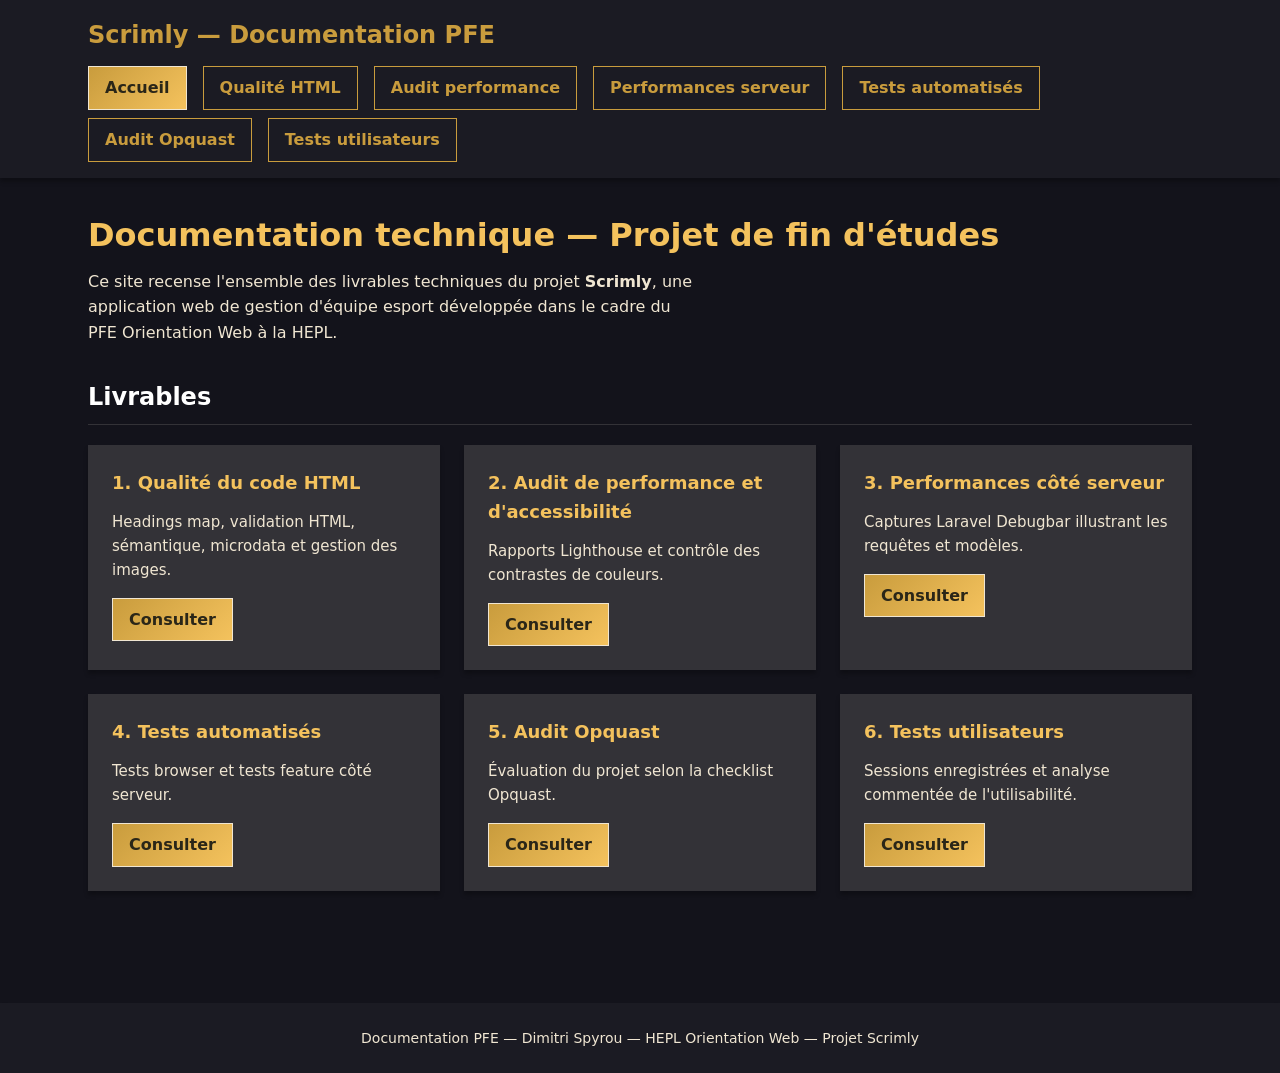
<file: index.html>
<!DOCTYPE html>
<html lang="fr">
<head>
    <meta charset="UTF-8">
    <meta name="viewport" content="width=device-width, initial-scale=1.0">
    <title>Documentation PFE — Scrimly | Dimitri Spyrou</title>
    <link rel="stylesheet" href="css/style.css">
</head>
<body>
    <a class="skip-link" href="#contenu-principal">Passer au contenu</a>

    <header class="site-header">
        <div class="site-header__inner">
            <p class="site-header__title">Scrimly — Documentation PFE</p>
            <nav class="site-nav" aria-label="Navigation principale">
                <ul class="site-nav__list" role="list">
                    <li><a class="site-nav__link site-nav__link--active" href="index.html" aria-current="page">Accueil</a></li>
                    <li><a class="site-nav__link" href="qualite-html.html">Qualité HTML</a></li>
                    <li><a class="site-nav__link" href="audit-performance.html">Audit performance</a></li>
                    <li><a class="site-nav__link" href="performances-serveur.html">Performances serveur</a></li>
                    <li><a class="site-nav__link" href="tests-automatises.html">Tests automatisés</a></li>
                    <li><a class="site-nav__link" href="audit-opquast.html">Audit Opquast</a></li>
                    <li><a class="site-nav__link" href="tests-utilisateurs.html">Tests utilisateurs</a></li>
                </ul>
            </nav>
        </div>
    </header>

    <main id="contenu-principal" class="site-main">
        <h1 class="page-title">Documentation technique — Projet de fin d'études</h1>
        <p class="page-intro">
            Ce site recense l'ensemble des livrables techniques du projet <strong>Scrimly</strong>,
            une application web de gestion d'équipe esport développée dans le cadre du PFE
            Orientation Web à la HEPL.
        </p>

        <section class="section" aria-labelledby="livrables">
            <h2 id="livrables" class="section__title">Livrables</h2>
            <ul class="card-grid" role="list">
                <li class="card">
                    <h3 class="card__title">1. Qualité du code HTML</h3>
                    <p class="card__text">Headings map, validation HTML, sémantique, microdata et gestion des images.</p>
                    <a class="cta-primary" href="qualite-html.html">Consulter</a>
                </li>
                <li class="card">
                    <h3 class="card__title">2. Audit de performance et d'accessibilité</h3>
                    <p class="card__text">Rapports Lighthouse et contrôle des contrastes de couleurs.</p>
                    <a class="cta-primary" href="audit-performance.html">Consulter</a>
                </li>
                <li class="card">
                    <h3 class="card__title">3. Performances côté serveur</h3>
                    <p class="card__text">Captures Laravel Debugbar illustrant les requêtes et modèles.</p>
                    <a class="cta-primary" href="performances-serveur.html">Consulter</a>
                </li>
                <li class="card">
                    <h3 class="card__title">4. Tests automatisés</h3>
                    <p class="card__text">Tests browser et tests feature côté serveur.</p>
                    <a class="cta-primary" href="tests-automatises.html">Consulter</a>
                </li>
                <li class="card">
                    <h3 class="card__title">5. Audit Opquast</h3>
                    <p class="card__text">Évaluation du projet selon la checklist Opquast.</p>
                    <a class="cta-primary" href="audit-opquast.html">Consulter</a>
                </li>
                <li class="card">
                    <h3 class="card__title">6. Tests utilisateurs</h3>
                    <p class="card__text">Sessions enregistrées et analyse commentée de l'utilisabilité.</p>
                    <a class="cta-primary" href="tests-utilisateurs.html">Consulter</a>
                </li>
            </ul>
        </section>
    </main>

    <footer class="site-footer">
        <p>Documentation PFE — Dimitri Spyrou — HEPL Orientation Web — Projet Scrimly</p>
    </footer>
</body>
</html>
</file>
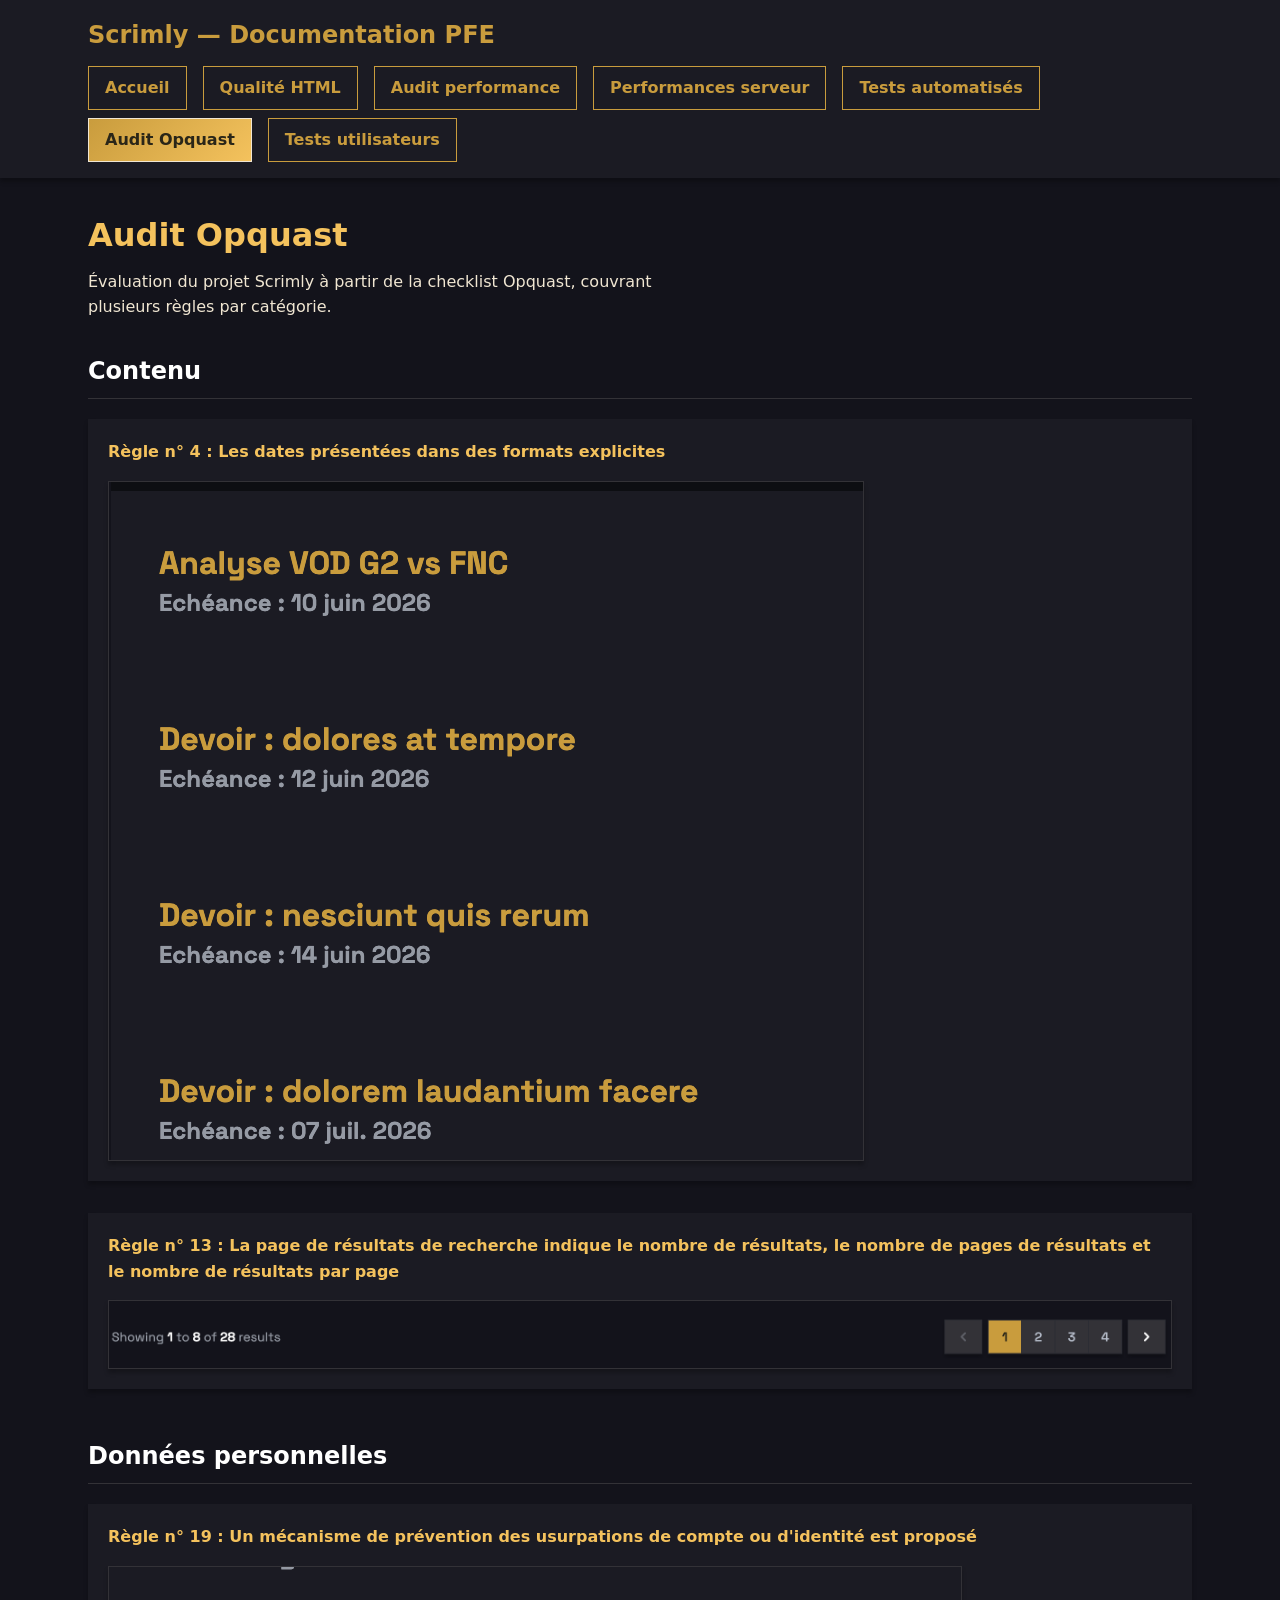
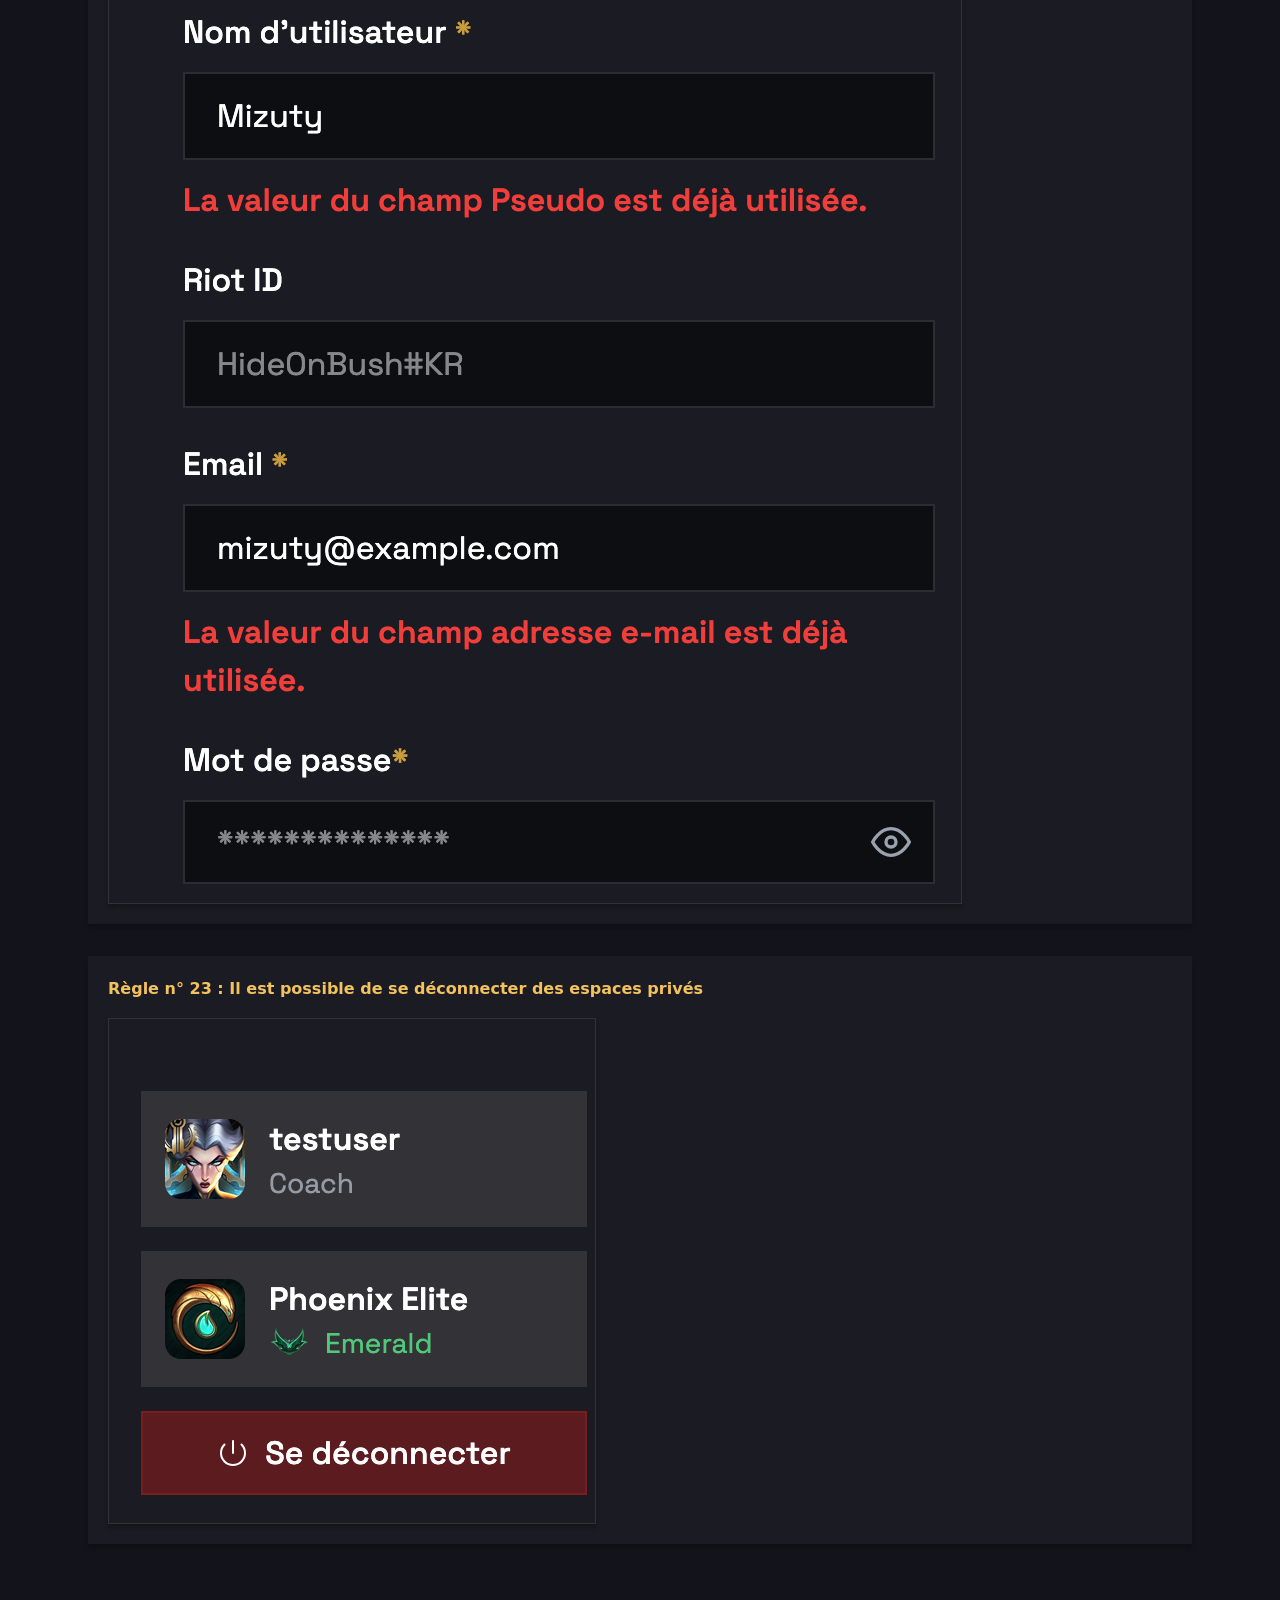
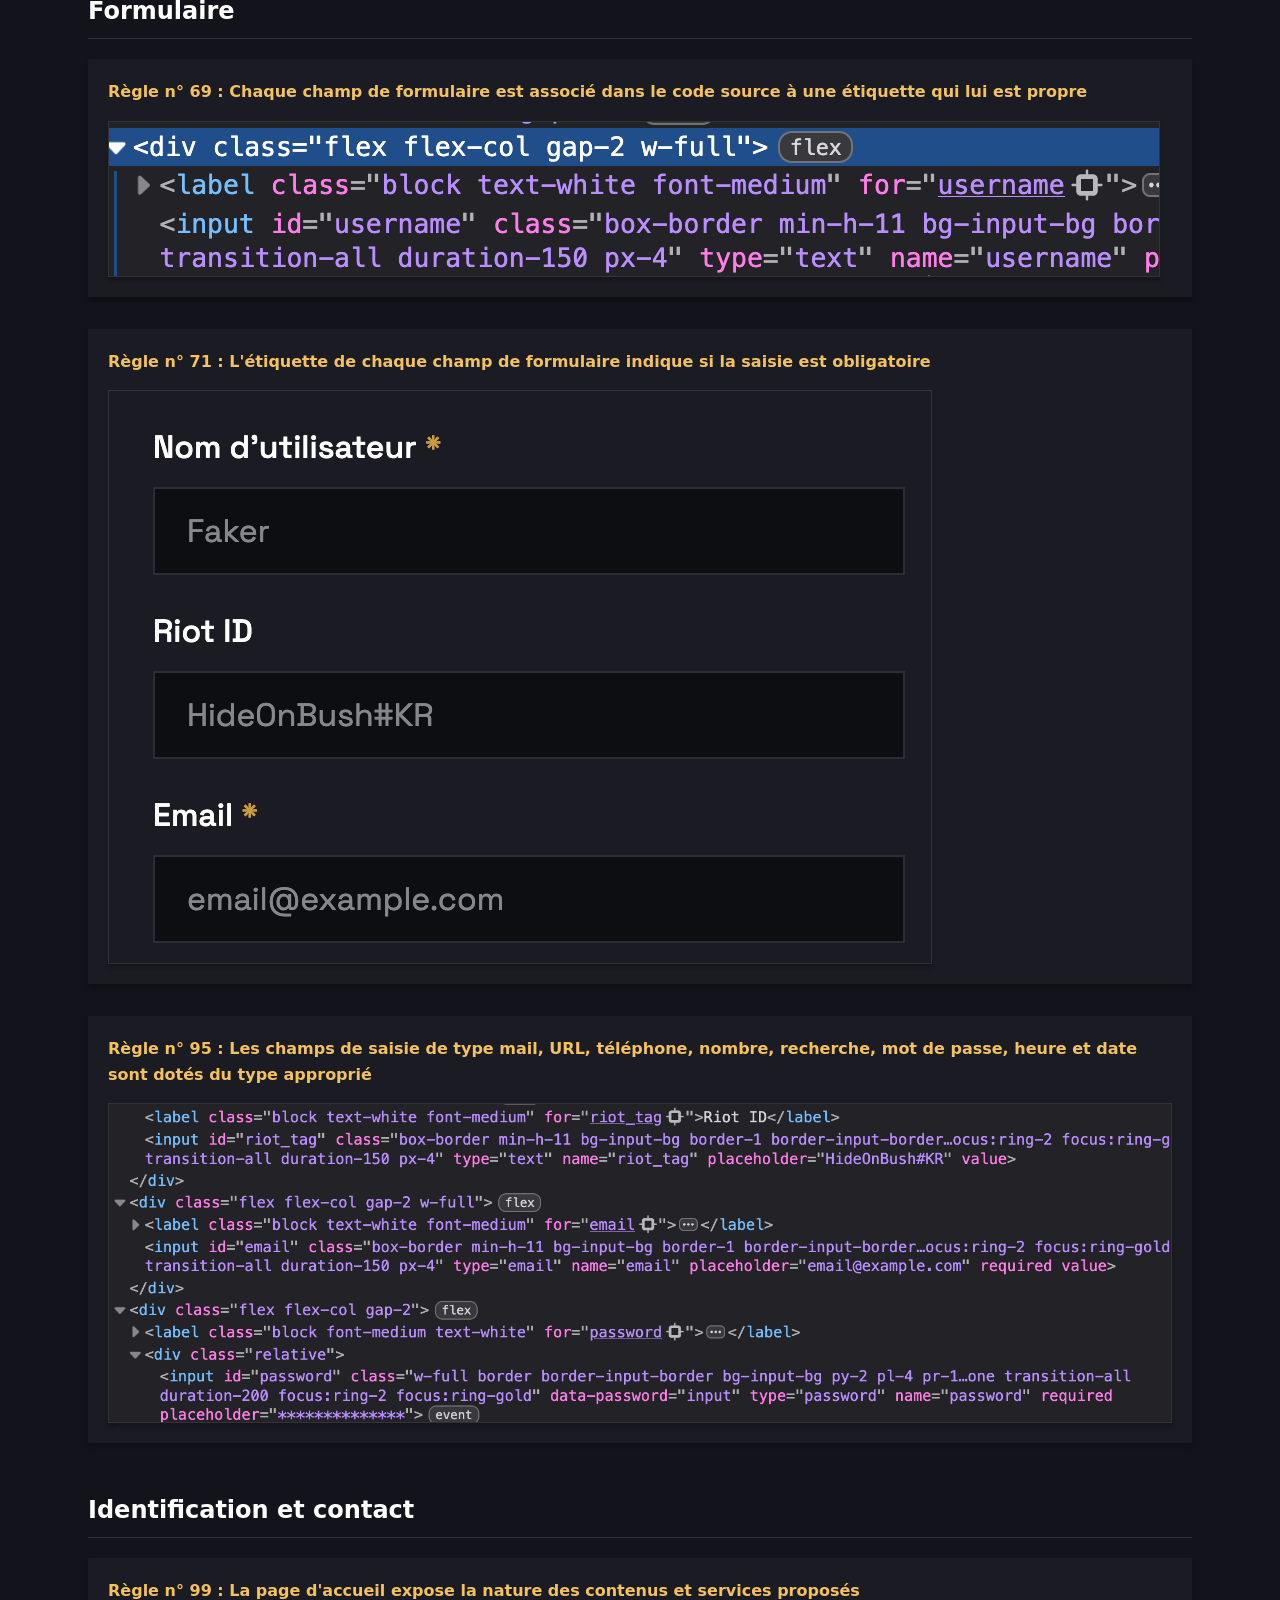
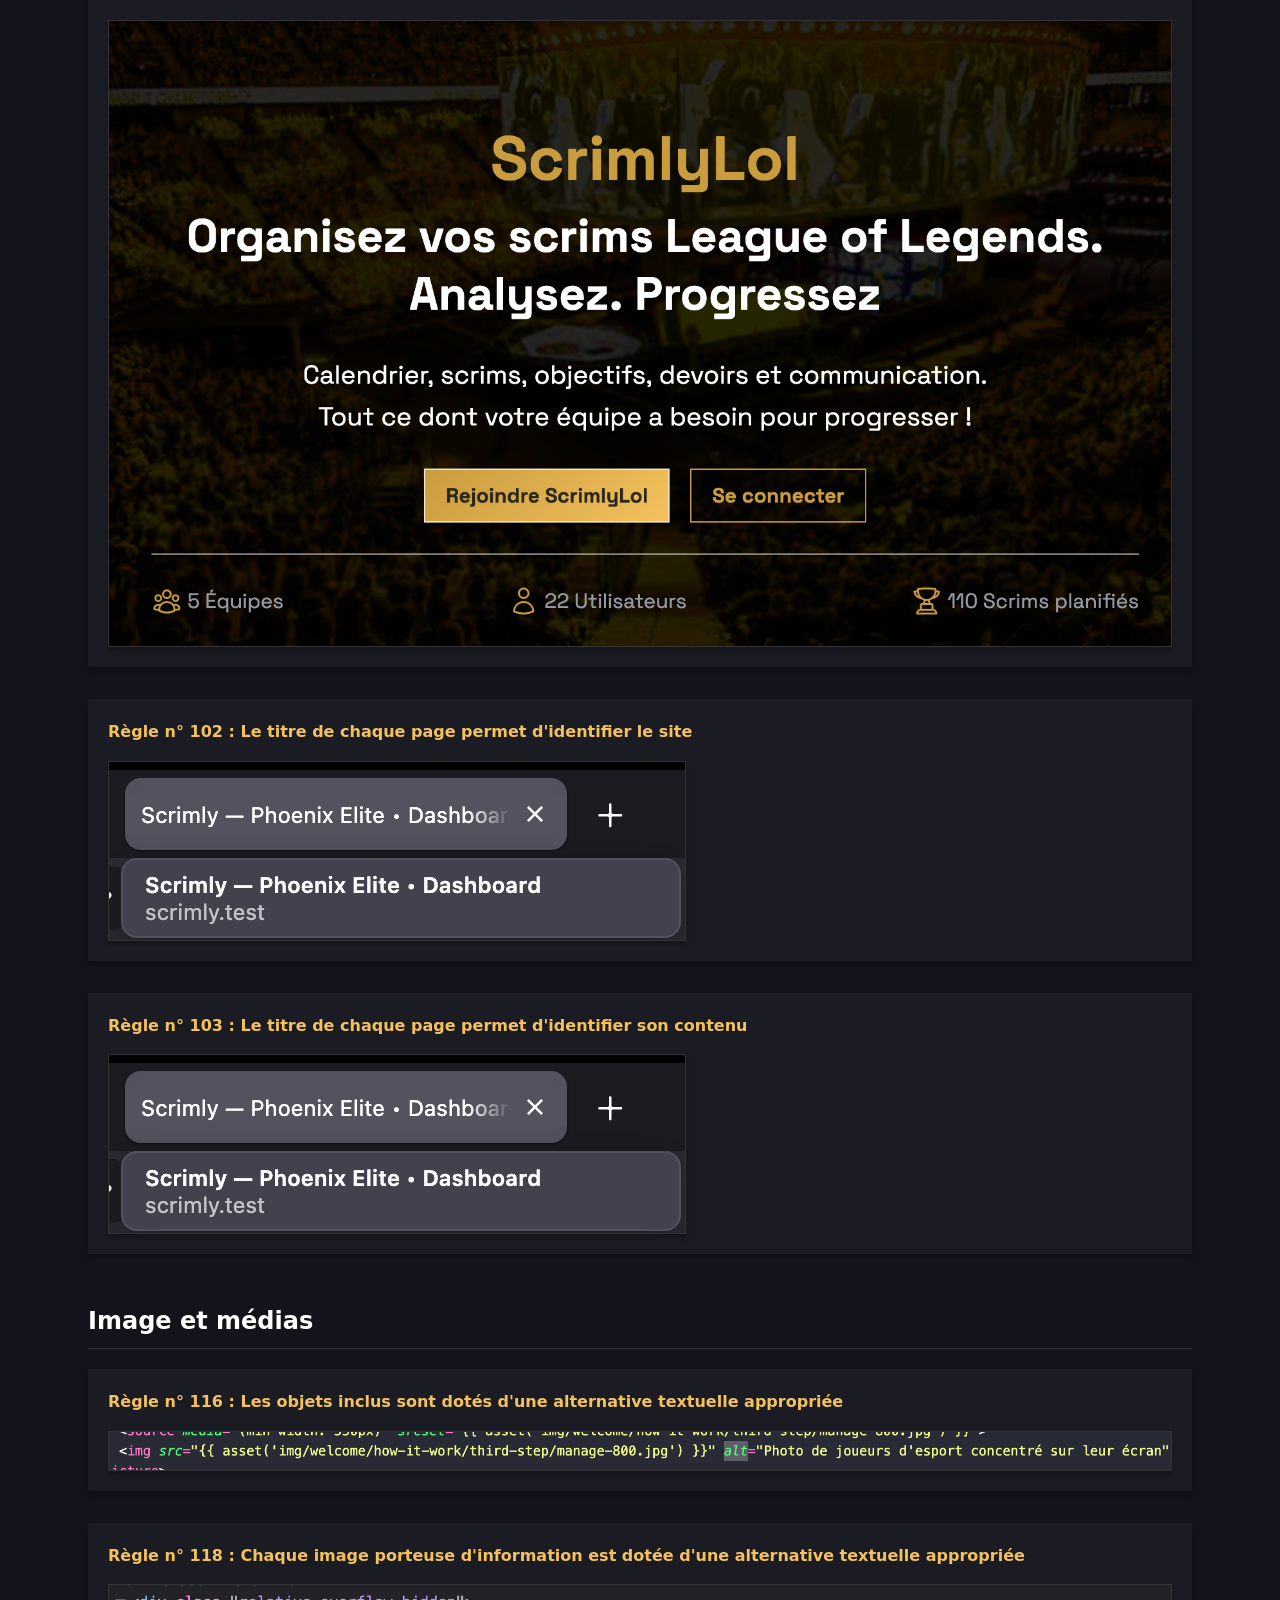
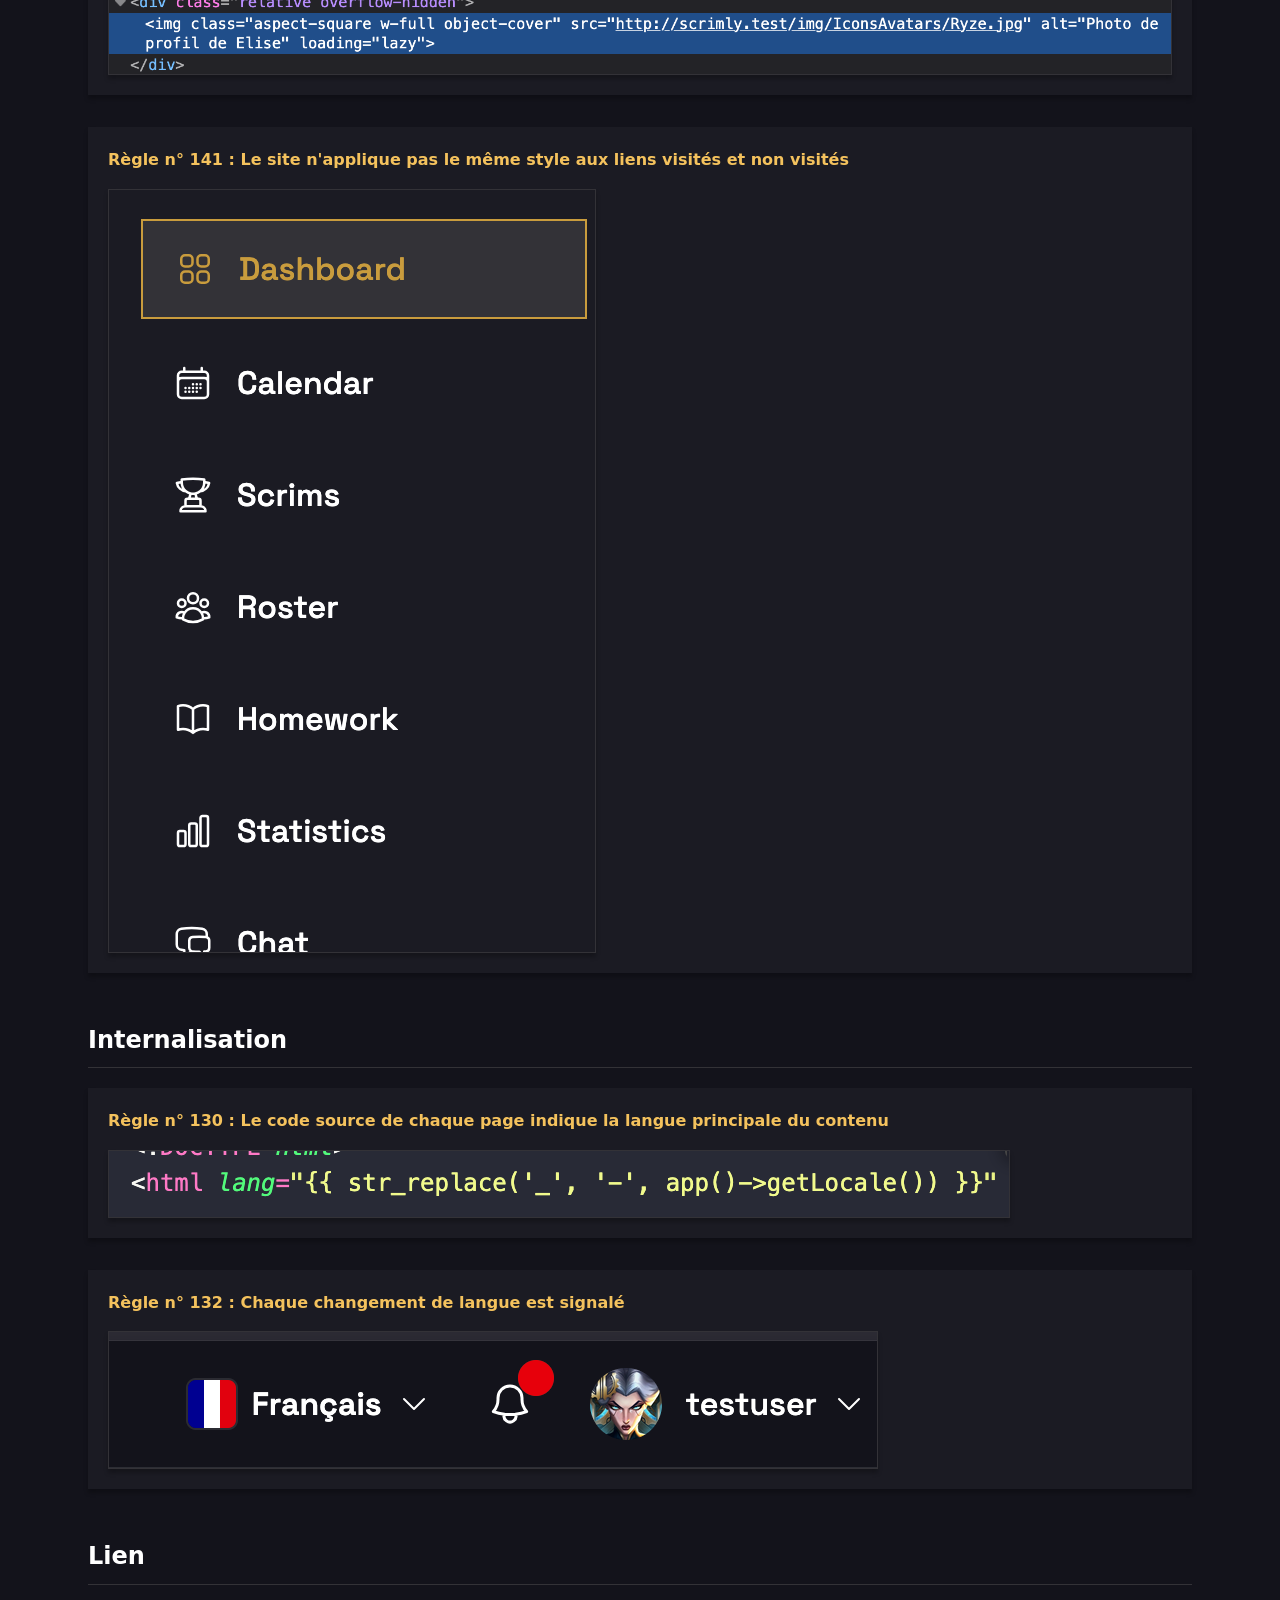
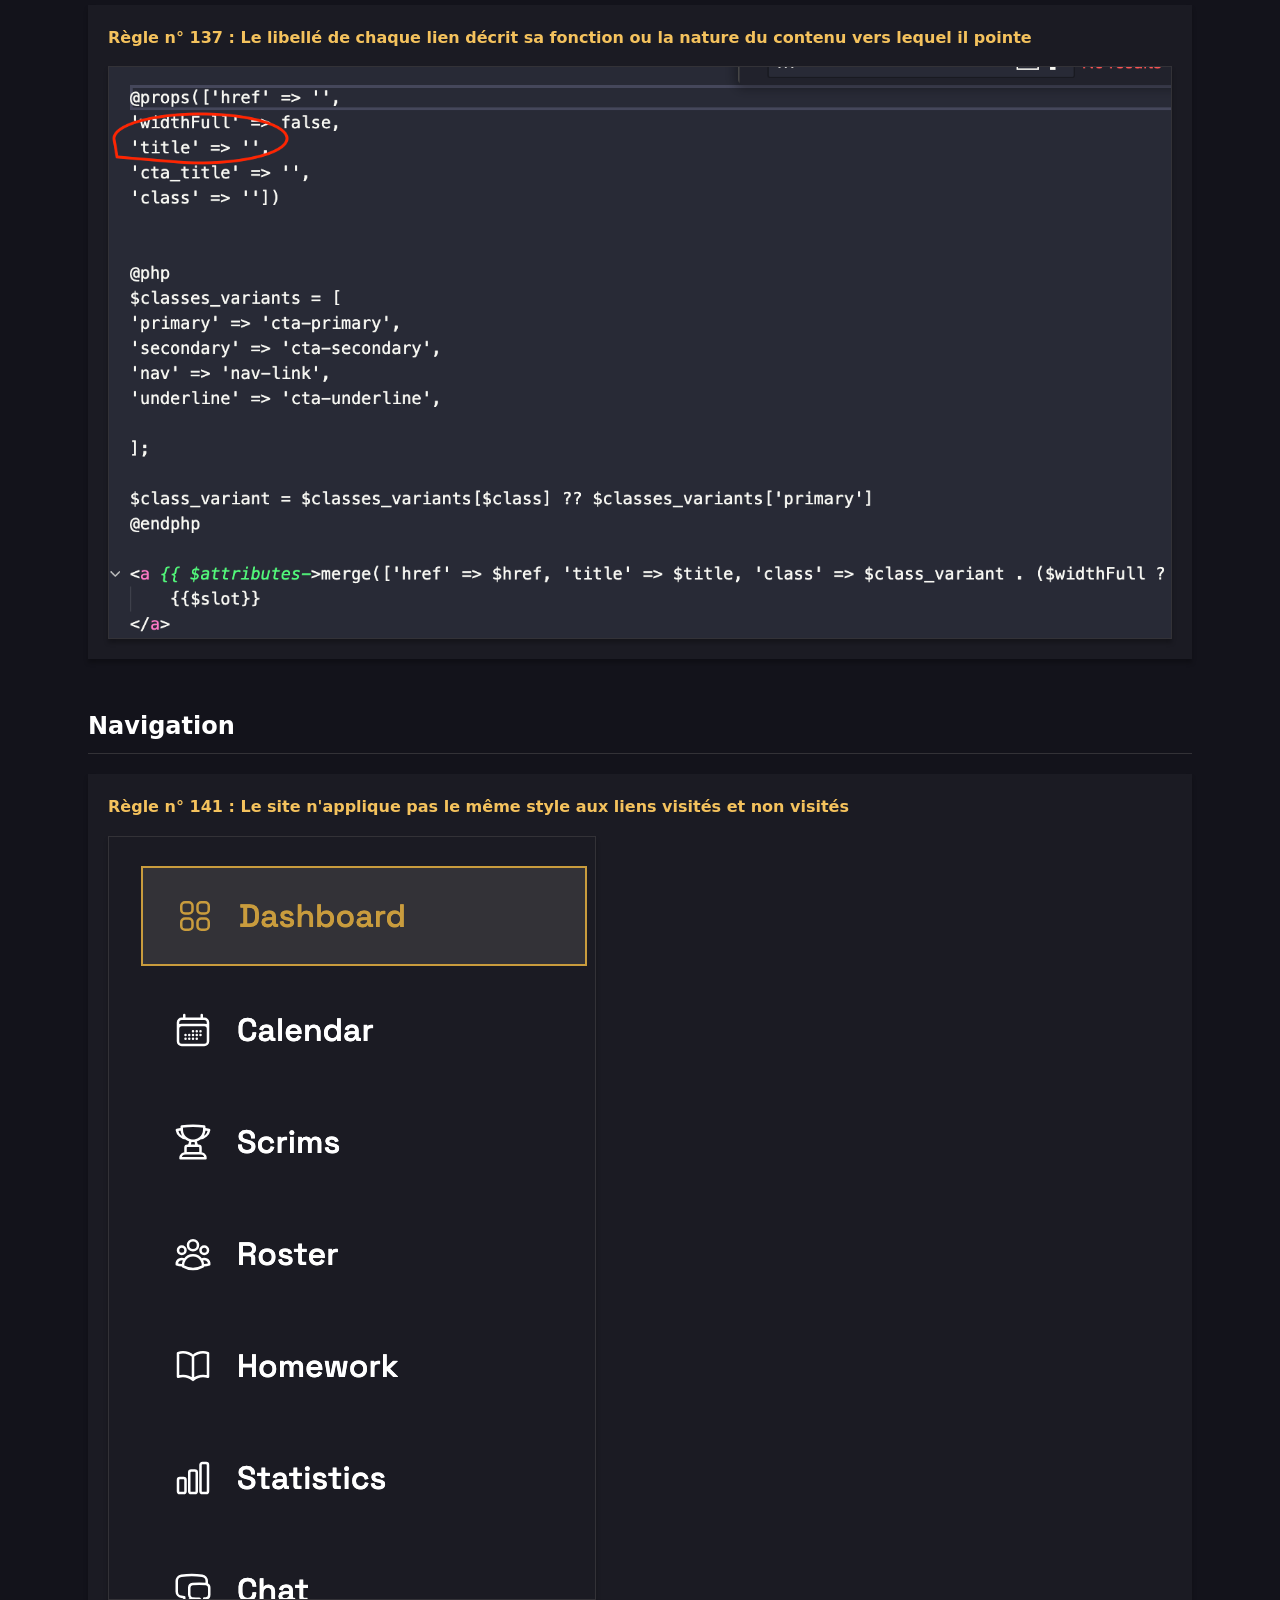
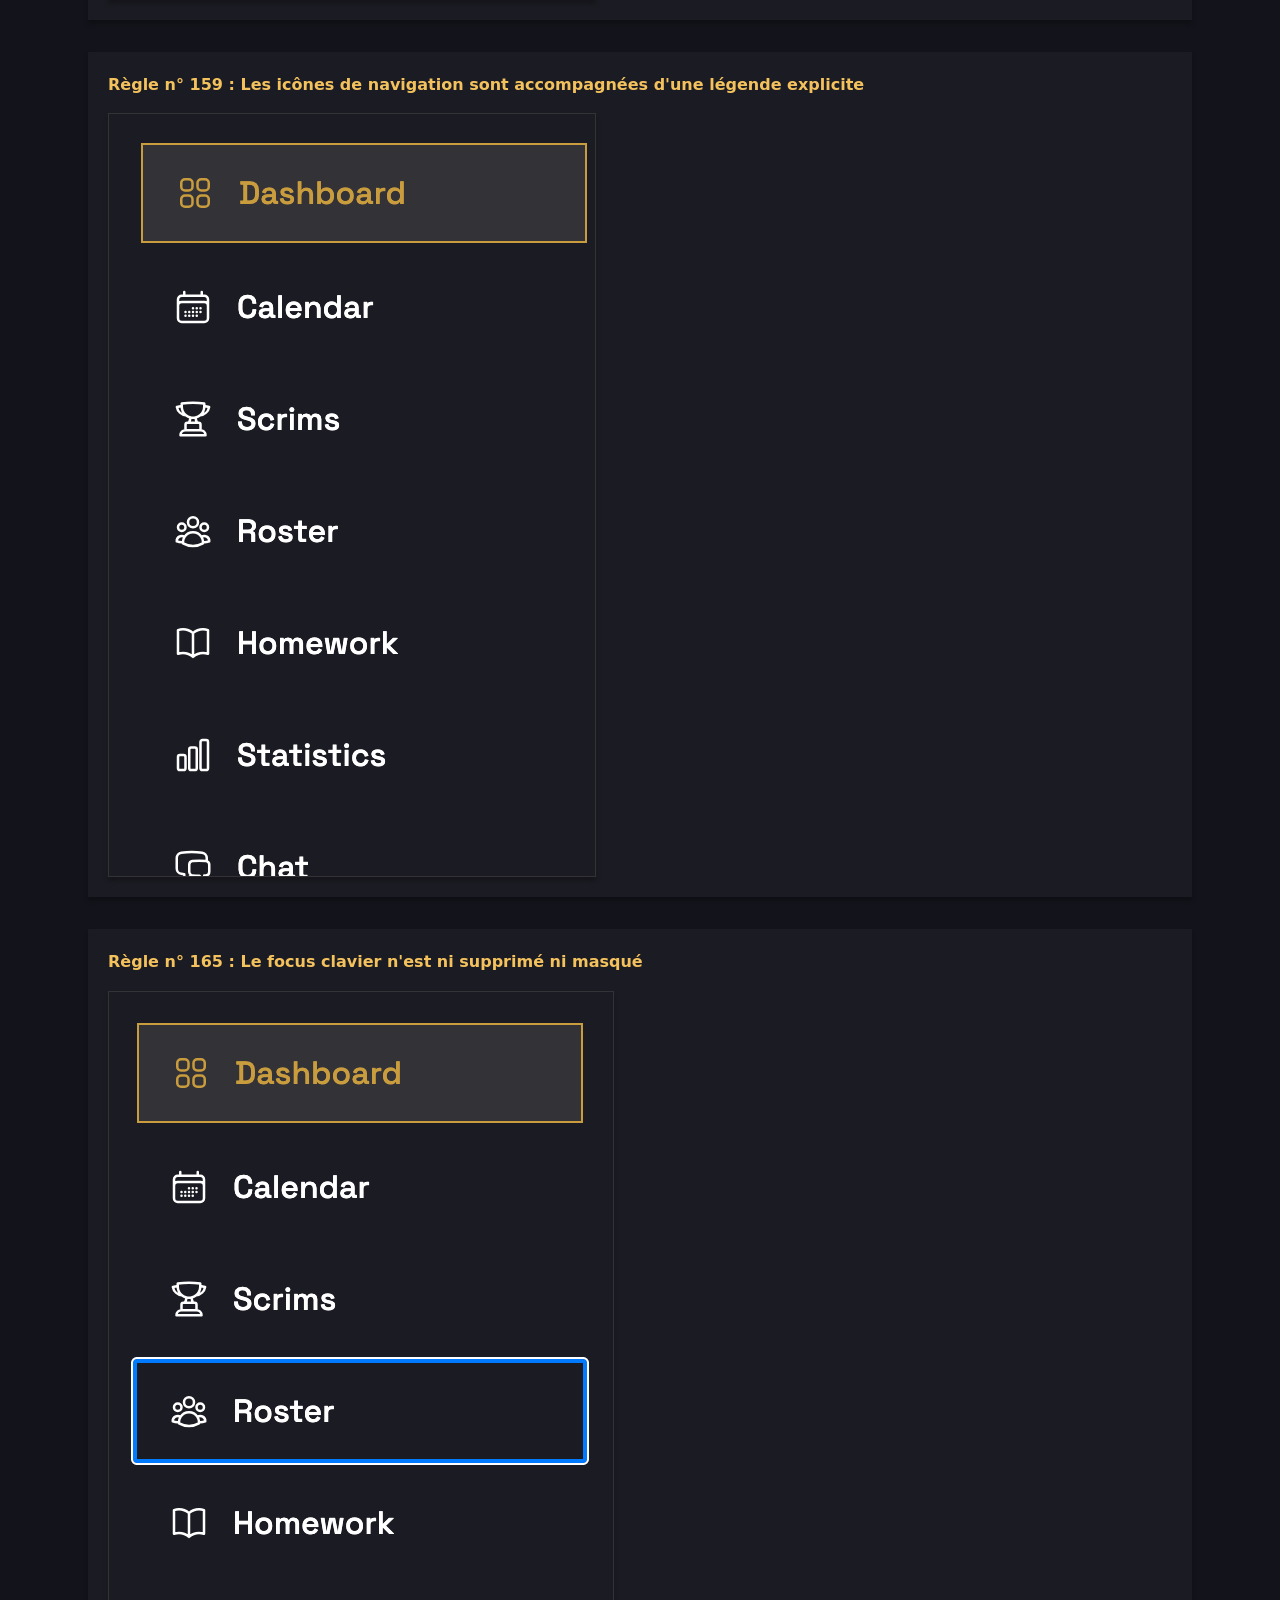
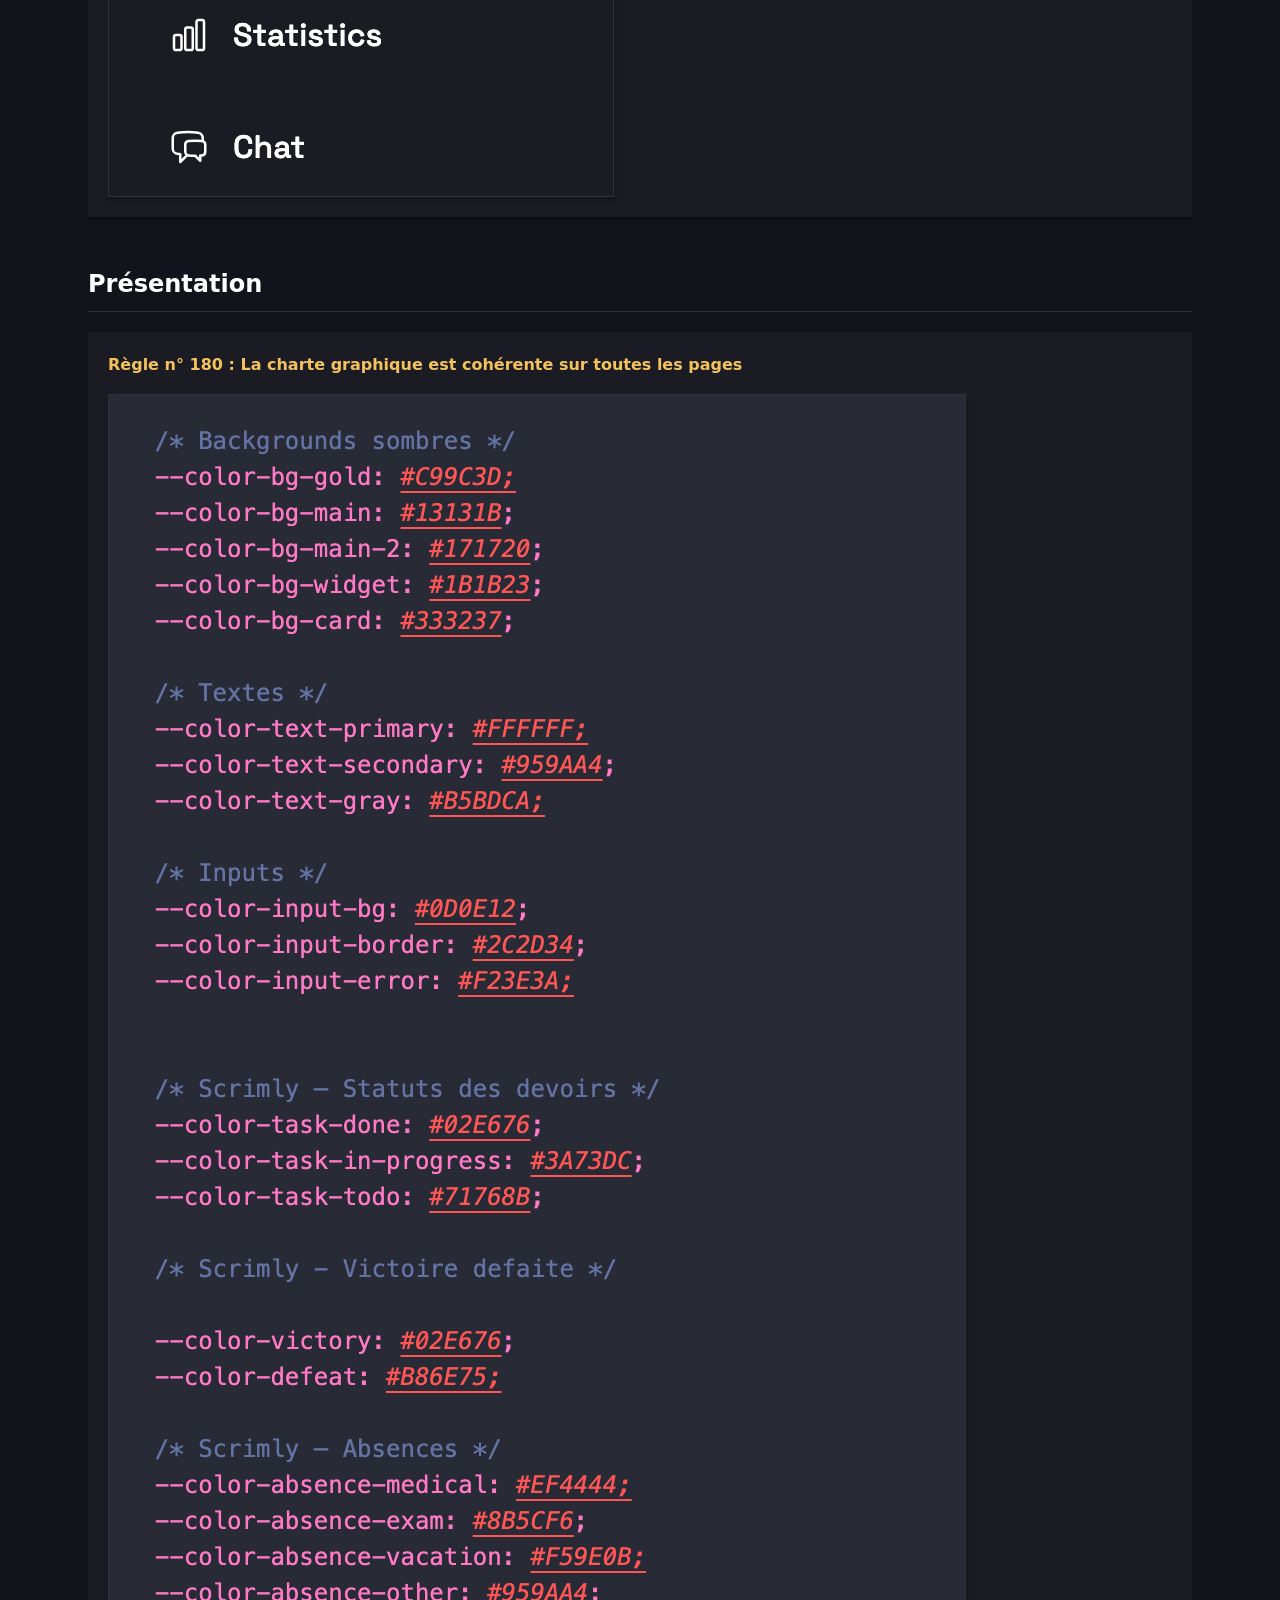
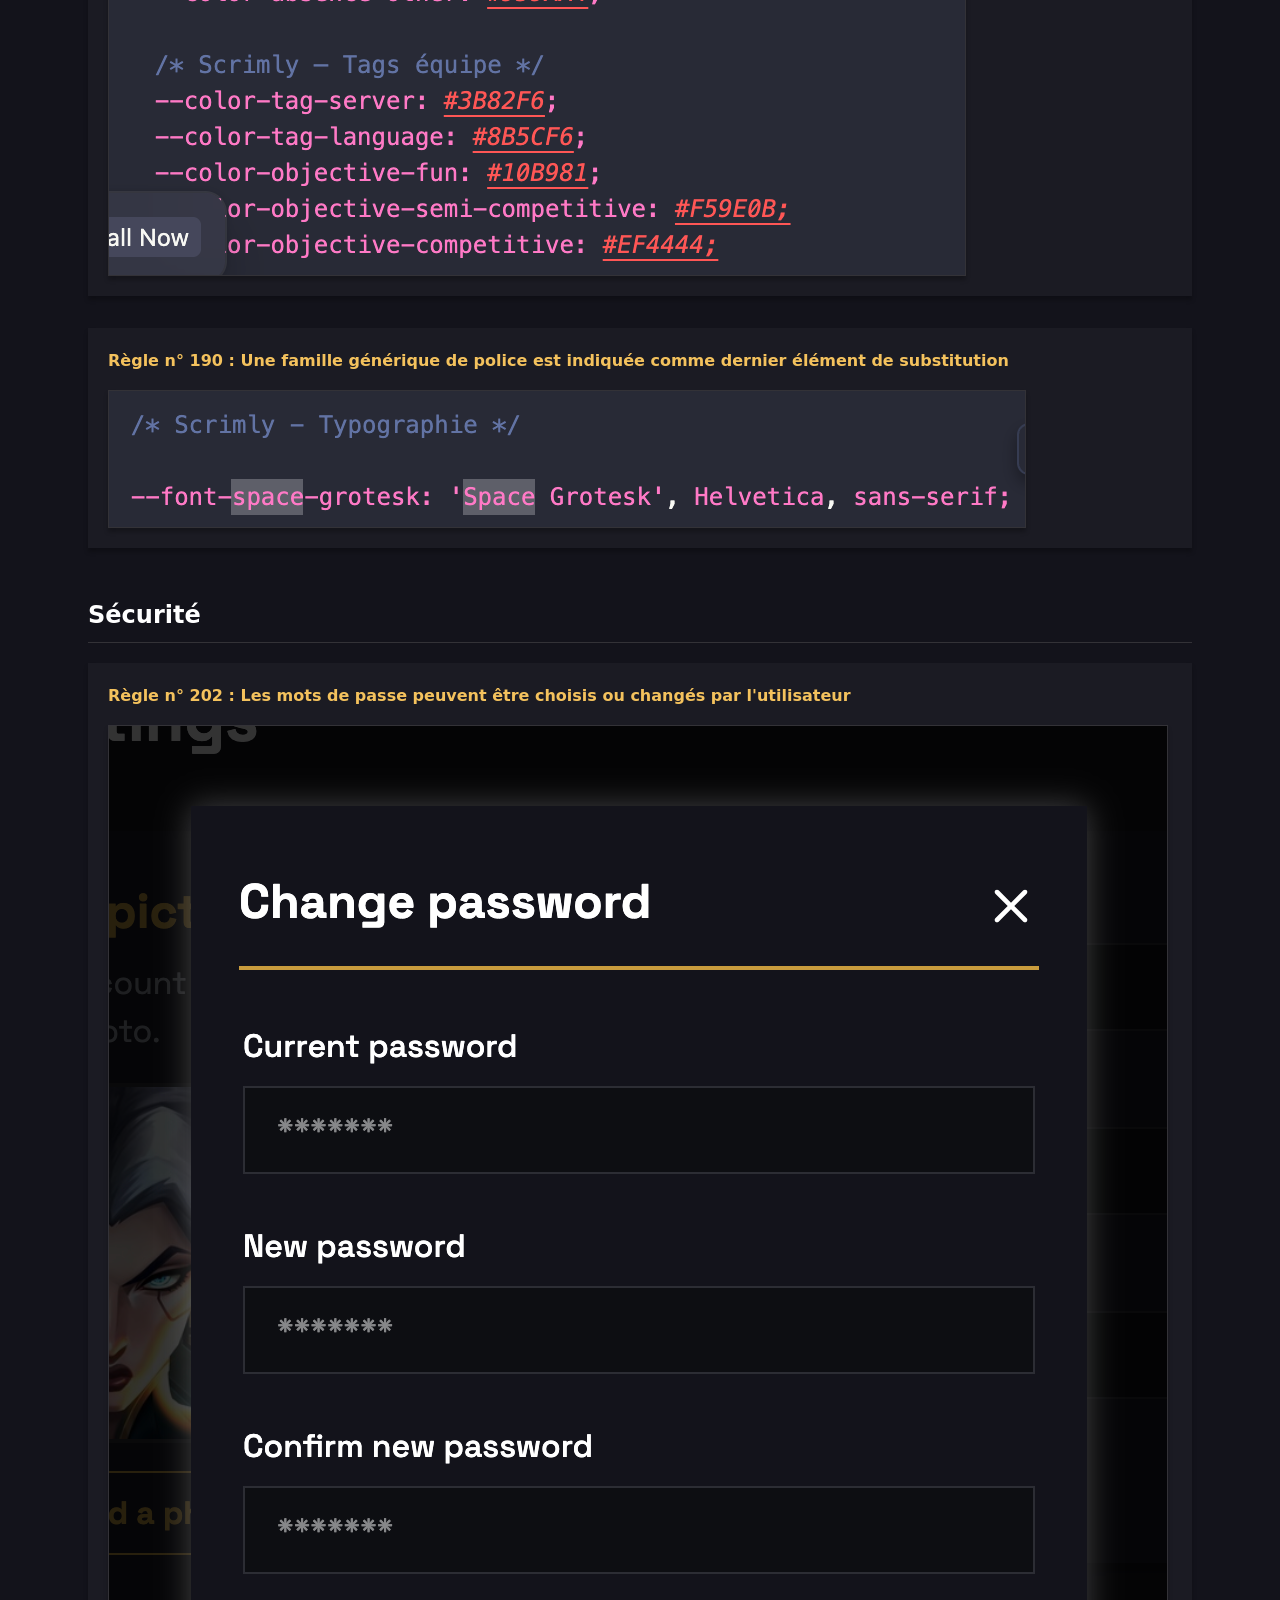
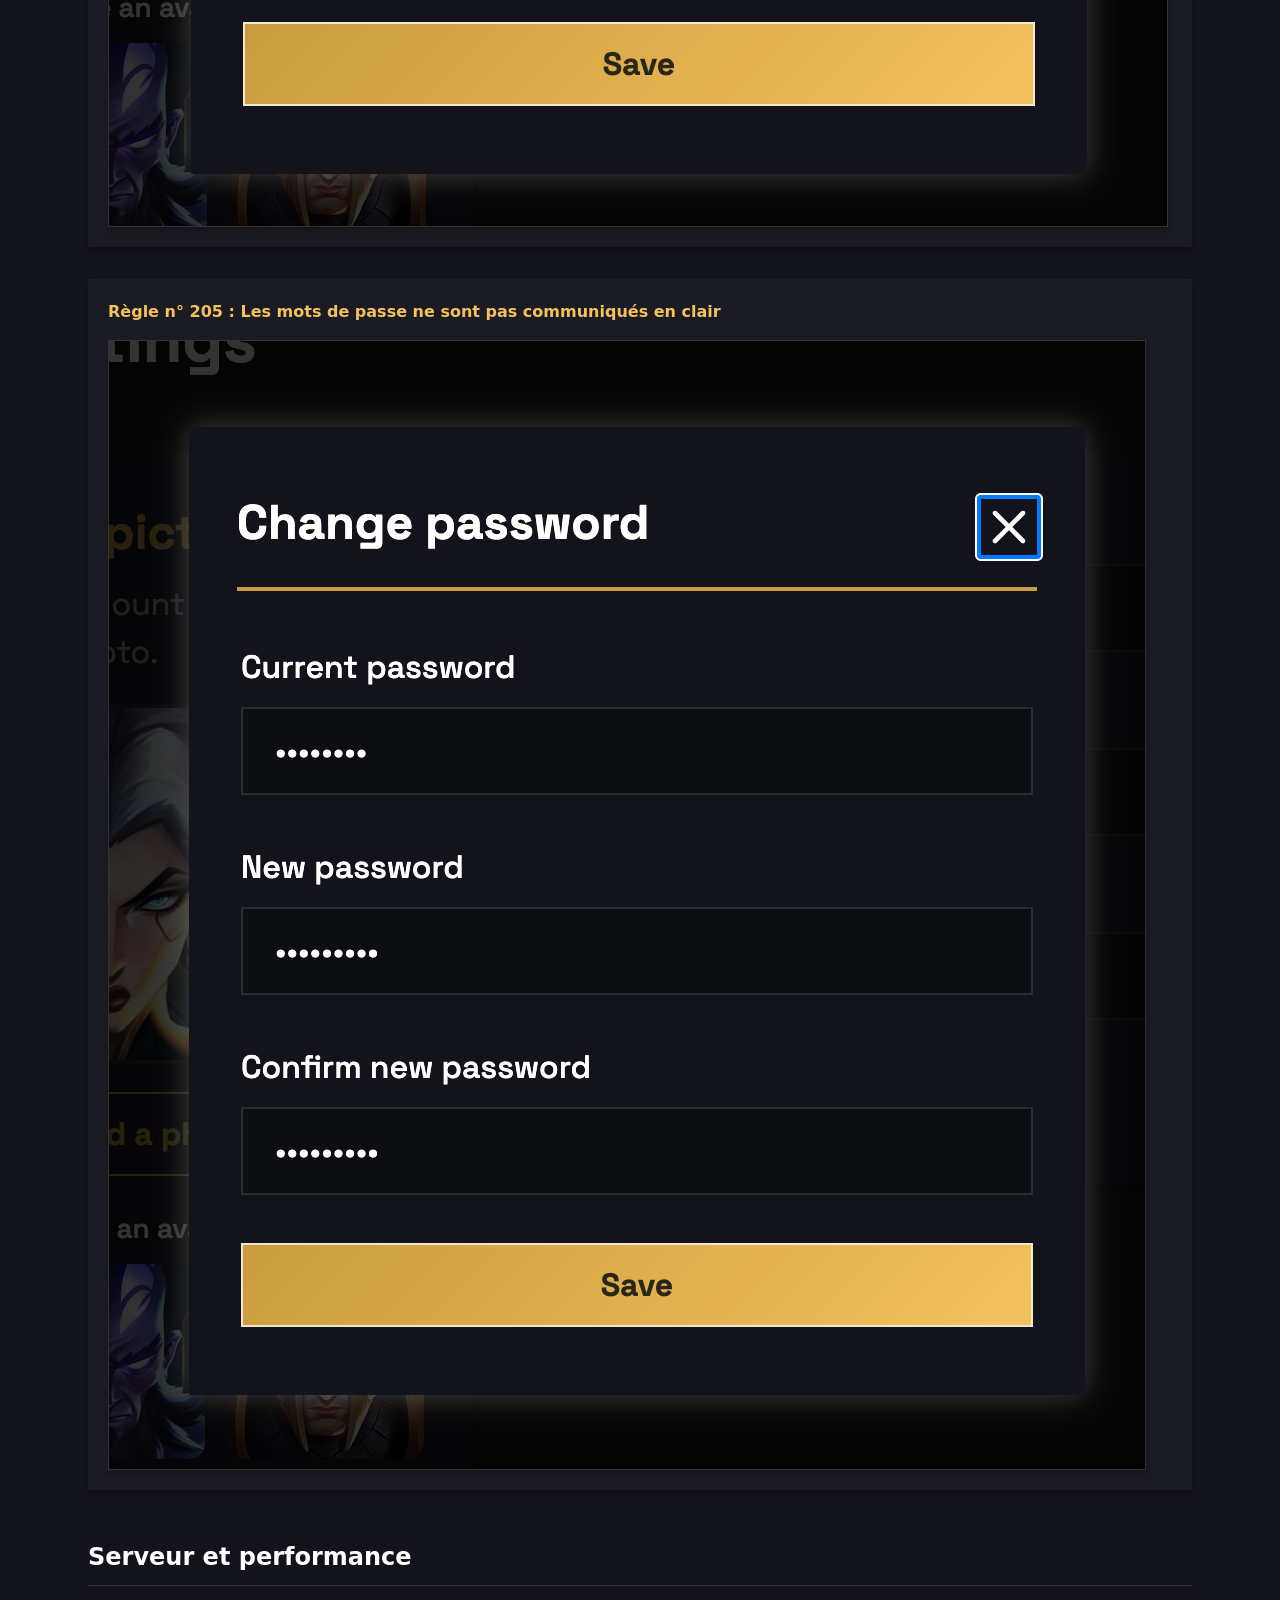
<file: audit-opquast.html>
<!DOCTYPE html>
<html lang="fr">
<head>
    <meta charset="UTF-8">
    <meta name="viewport" content="width=device-width, initial-scale=1.0">
    <title>Audit Opquast — Documentation PFE Scrimly</title>
    <link rel="stylesheet" href="css/style.css">
</head>
<body>
    <a class="skip-link" href="#contenu-principal">Passer au contenu</a>

    <header class="site-header">
        <div class="site-header__inner">
            <p class="site-header__title">Scrimly — Documentation PFE</p>
            <nav class="site-nav" aria-label="Navigation principale">
                <ul class="site-nav__list" role="list">
                    <li><a class="site-nav__link" href="index.html">Accueil</a></li>
                    <li><a class="site-nav__link" href="qualite-html.html">Qualité HTML</a></li>
                    <li><a class="site-nav__link" href="audit-performance.html">Audit performance</a></li>
                    <li><a class="site-nav__link" href="performances-serveur.html">Performances serveur</a></li>
                    <li><a class="site-nav__link" href="tests-automatises.html">Tests automatisés</a></li>
                    <li><a class="site-nav__link site-nav__link--active" href="audit-opquast.html" aria-current="page">Audit Opquast</a></li>
                    <li><a class="site-nav__link" href="tests-utilisateurs.html">Tests utilisateurs</a></li>
                </ul>
            </nav>
        </div>
    </header>

    <main id="contenu-principal" class="site-main">
        <h1 class="page-title">Audit Opquast</h1>
        <p class="page-intro">
            Évaluation du projet Scrimly à partir de la checklist Opquast,
            couvrant plusieurs règles par catégorie.
        </p>

        <section class="section" aria-labelledby="opquast-contenu">
            <h2 id="opquast-contenu" class="section__title">Contenu</h2>
            <ul class="rule-list" role="list">
                <li>
                    <h3 class="rule-list__title">Règle n° 4 : Les dates présentées dans des formats explicites</h3>
                    <figure class="figure">
                        <img src="Githubpages/opquast/Contenu/Regle4-LesDatesPresenteesDansDesFormatsExplicite.png"
                             alt="Règle n° 4 — Les dates présentées dans des formats explicites"
                             loading="lazy">
                    </figure>
                </li>
                <li>
                    <h3 class="rule-list__title">Règle n° 13 : La page de résultats de recherche indique le nombre de résultats, le nombre de pages de résultats et le nombre de résultats par page</h3>
                    <figure class="figure">
                        <img src="Githubpages/opquast/Contenu/Regle13-LaPageDeResultatsDeRechercheIndiqueLeNombreDeResultatEtLeNombreDePageDeResultatEtLenombreDeResultatsParPage.png"
                             alt="Règle n° 13 — La page de résultats de recherche indique le nombre de résultats"
                             loading="lazy">
                    </figure>
                </li>
            </ul>
        </section>

        <section class="section" aria-labelledby="opquast-donnees">
            <h2 id="opquast-donnees" class="section__title">Données personnelles</h2>
            <ul class="rule-list" role="list">
                <li>
                    <h3 class="rule-list__title">Règle n° 19 : Un mécanisme de prévention des usurpations de compte ou d'identité est proposé</h3>
                    <figure class="figure">
                        <img src="Githubpages/opquast/DonnesPersonnelles/Regle19-UnMecanismeDePreventationDesUsurpationsDeCompteOuDidentiteEstPropose.png"
                             alt="Règle n° 19 — Mécanisme de prévention des usurpations de compte"
                             loading="lazy">
                    </figure>
                </li>
                <li>
                    <h3 class="rule-list__title">Règle n° 23 : Il est possible de se déconnecter des espaces privés</h3>
                    <figure class="figure">
                        <img src="Githubpages/opquast/DonnesPersonnelles/Regle23-IlEstPossibleDeSeDeconnecterDesEspacesPrives.png"
                             alt="Règle n° 23 — Déconnexion des espaces privés"
                             loading="lazy">
                    </figure>
                </li>
            </ul>
        </section>

        <section class="section" aria-labelledby="opquast-formulaire">
            <h2 id="opquast-formulaire" class="section__title">Formulaire</h2>
            <ul class="rule-list" role="list">
                <li>
                    <h3 class="rule-list__title">Règle n° 69 : Chaque champ de formulaire est associé dans le code source à une étiquette qui lui est propre</h3>
                    <figure class="figure">
                        <img src="Githubpages/opquast/Formulaire/Regle69-ChaqueChampDeFormulaireEstAssocieDansLeCodeSourceAUneEtiquetteQuiLuiEstPropre.png"
                             alt="Règle n° 69 — Association champ et étiquette"
                             loading="lazy">
                    </figure>
                </li>
                <li>
                    <h3 class="rule-list__title">Règle n° 71 : L'étiquette de chaque champ de formulaire indique si la saisie est obligatoire</h3>
                    <figure class="figure">
                        <img src="Githubpages/opquast/Formulaire/Regle71-LetiquetteDeChaqueChampDeFormulaireIndiqueSiLaSaisieEstObligatoire.png"
                             alt="Règle n° 71 — Indication des champs obligatoires"
                             loading="lazy">
                    </figure>
                </li>
                <li>
                    <h3 class="rule-list__title">Règle n° 95 : Les champs de saisie de type mail, URL, téléphone, nombre, recherche, mot de passe, heure et date sont dotés du type approprié</h3>
                    <figure class="figure">
                        <img src="Githubpages/opquast/Formulaire/Regle95-LesChampsDeSaisieDeTypeMailEtUrlEtTelephoneEtNombreEtRechercheEtMotDePasseEtHeureEtDateSontDoteDuTypeApproprie.png"
                             alt="Règle n° 95 — Types de champs appropriés"
                             loading="lazy">
                    </figure>
                </li>
            </ul>
        </section>

        <section class="section" aria-labelledby="opquast-identification">
            <h2 id="opquast-identification" class="section__title">Identification et contact</h2>
            <ul class="rule-list" role="list">
                <li>
                    <h3 class="rule-list__title">Règle n° 99 : La page d'accueil expose la nature des contenus et services proposés</h3>
                    <figure class="figure">
                        <img src="Githubpages/opquast/IdentificationEtContact/Regle99-LaPageDaccueilExposeLaNatureDesContenusEtServicesProposes.png"
                             alt="Règle n° 99 — Page d'accueil et nature des services"
                             loading="lazy">
                    </figure>
                </li>
                <li>
                    <h3 class="rule-list__title">Règle n° 102 : Le titre de chaque page permet d'identifier le site</h3>
                    <figure class="figure">
                        <img src="Githubpages/opquast/IdentificationEtContact/Regle102LeTitreDeChaquePagePermetDidentifierLeSite.png"
                             alt="Règle n° 102 — Titre de page et identification du site"
                             loading="lazy">
                    </figure>
                </li>
                <li>
                    <h3 class="rule-list__title">Règle n° 103 : Le titre de chaque page permet d'identifier son contenu</h3>
                    <figure class="figure">
                        <img src="Githubpages/opquast/IdentificationEtContact/Regle103LeTitreDeChaquePagePermetDidentifierSonContenu%20copie.png"
                             alt="Règle n° 103 — Titre de page et identification du contenu (copie)"
                             loading="lazy">
                    </figure>
                </li>
            </ul>
        </section>

        <section class="section" aria-labelledby="opquast-images">
            <h2 id="opquast-images" class="section__title">Image et médias</h2>
            <ul class="rule-list" role="list">
                <li>
                    <h3 class="rule-list__title">Règle n° 116 : Les objets inclus sont dotés d'une alternative textuelle appropriée</h3>
                    <figure class="figure">
                        <img src="Githubpages/opquast/ImageEtMedias/Regle116-LesObjetsInclusSontDot%C3%A9sDuneAlternativeTextuelleApproprie.png"
                             alt="Règle n° 116 — Alternative textuelle des objets inclus"
                             loading="lazy">
                    </figure>
                </li>
                <li>
                    <h3 class="rule-list__title">Règle n° 118 : Chaque image porteuse d'information est dotée d'une alternative textuelle appropriée</h3>
                    <figure class="figure">
                        <img src="Githubpages/opquast/ImageEtMedias/Regle118-ChaqueImagePorteuseDinformationEstDoteesDuneAlternativeTextuelleAppropriee.png"
                             alt="Règle n° 118 — Alternative textuelle des images informatives"
                             loading="lazy">
                    </figure>
                </li>
                <li>
                    <h3 class="rule-list__title">Règle n° 141 : Le site n'applique pas le même style aux liens visités et non visités</h3>
                    <figure class="figure">
                        <img src="Githubpages/opquast/ImageEtMedias/Regle141-LeSiteNappliquePasLeMemeStyleAuxLiensVisitesEtNonVisites.png"
                             alt="Règle n° 141 — Style des liens visités et non visités"
                             loading="lazy">
                    </figure>
                </li>
            </ul>
        </section>

        <section class="section" aria-labelledby="opquast-internalisation">
            <h2 id="opquast-internalisation" class="section__title">Internalisation</h2>
            <ul class="rule-list" role="list">
                <li>
                    <h3 class="rule-list__title">Règle n° 130 : Le code source de chaque page indique la langue principale du contenu</h3>
                    <figure class="figure">
                        <img src="Githubpages/opquast/Internalisation/130-LeCodeSourceDeChaquePageIndiqueLaLanguePrincipaleDuContenu.png"
                             alt="Règle n° 130 — Langue principale du contenu"
                             loading="lazy">
                    </figure>
                </li>
                <li>
                    <h3 class="rule-list__title">Règle n° 132 : Chaque changement de langue est signalé</h3>
                    <figure class="figure">
                        <img src="Githubpages/opquast/Internalisation/Regle132-ChaqueChangementDeLangueEstSignale.png"
                             alt="Règle n° 132 — Signalisation des changements de langue"
                             loading="lazy">
                    </figure>
                </li>
            </ul>
        </section>

        <section class="section" aria-labelledby="opquast-lien">
            <h2 id="opquast-lien" class="section__title">Lien</h2>
            <ul class="rule-list" role="list">
                <li>
                    <h3 class="rule-list__title">Règle n° 137 : Le libellé de chaque lien décrit sa fonction ou la nature du contenu vers lequel il pointe</h3>
                    <figure class="figure">
                        <img src="Githubpages/opquast/Lien/Regle137-LeLibelleDeChaqueLienD%C3%A9critSaFonctionOuLaNatureDuContenuVersLeQuelIlPointe.png"
                             alt="Règle n° 137 — Libellé descriptif des liens"
                             loading="lazy">
                    </figure>
                </li>
            </ul>
        </section>

        <section class="section" aria-labelledby="opquast-navigation">
            <h2 id="opquast-navigation" class="section__title">Navigation</h2>
            <ul class="rule-list" role="list">
                <li>
                    <h3 class="rule-list__title">Règle n° 141 : Le site n'applique pas le même style aux liens visités et non visités</h3>
                    <figure class="figure">
                        <img src="Githubpages/opquast/Navigation/Regle141-LeSiteNappliquePasLeMemeStyleAuxLiensVisitesEtNonVisites.png"
                             alt="Règle n° 141 — Style des liens visités et non visités"
                             loading="lazy">
                    </figure>
                </li>
                <li>
                    <h3 class="rule-list__title">Règle n° 159 : Les icônes de navigation sont accompagnées d'une légende explicite</h3>
                    <figure class="figure">
                        <img src="Githubpages/opquast/Navigation/Regle159-LesIconesDeNavigationSontAccompagneesDuneLegendeExplicite.png"
                             alt="Règle n° 159 — Légendes des icônes de navigation"
                             loading="lazy">
                    </figure>
                </li>
                <li>
                    <h3 class="rule-list__title">Règle n° 165 : Le focus clavier n'est ni supprimé ni masqué</h3>
                    <figure class="figure">
                        <img src="Githubpages/opquast/Navigation/Regle165-LeFocusClavierNestNiSupprimeNiMasque.png"
                             alt="Règle n° 165 — Focus clavier visible"
                             loading="lazy">
                    </figure>
                </li>
            </ul>
        </section>

        <section class="section" aria-labelledby="opquast-presentation">
            <h2 id="opquast-presentation" class="section__title">Présentation</h2>
            <ul class="rule-list" role="list">
                <li>
                    <h3 class="rule-list__title">Règle n° 180 : La charte graphique est cohérente sur toutes les pages</h3>
                    <figure class="figure">
                        <img src="Githubpages/opquast/Presentation/Regle180-LaCharteGraphiqueEstCoherenteSurToutesLesPages.png"
                             alt="Règle n° 180 — Cohérence de la charte graphique"
                             loading="lazy">
                    </figure>
                </li>
                <li>
                    <h3 class="rule-list__title">Règle n° 190 : Une famille générique de police est indiquée comme dernier élément de substitution</h3>
                    <figure class="figure">
                        <img src="Githubpages/opquast/Presentation/Regle190-UneFamilleGeneriqueDePoliceEstIndiqueeCommeDernierElementDeSubstitution.png"
                             alt="Règle n° 190 — Famille générique de police en substitution"
                             loading="lazy">
                    </figure>
                </li>
            </ul>
        </section>

        <section class="section" aria-labelledby="opquast-securite">
            <h2 id="opquast-securite" class="section__title">Sécurité</h2>
            <ul class="rule-list" role="list">
                <li>
                    <h3 class="rule-list__title">Règle n° 202 : Les mots de passe peuvent être choisis ou changés par l'utilisateur</h3>
                    <figure class="figure">
                        <img src="Githubpages/opquast/Securite/202-lesMotsDePassePeuventEtreChoisisOuChangeParLutilisateur.png"
                             alt="Règle n° 202 — Choix et modification des mots de passe"
                             loading="lazy">
                    </figure>
                </li>
                <li>
                    <h3 class="rule-list__title">Règle n° 205 : Les mots de passe ne sont pas communiqués en clair</h3>
                    <figure class="figure">
                        <img src="Githubpages/opquast/Securite/Regle205-LesMotsDePasseNeSontPasCommuniqueEnClair.png"
                             alt="Règle n° 205 — Mots de passe non communiqués en clair"
                             loading="lazy">
                    </figure>
                </li>
            </ul>
        </section>

        <section class="section" aria-labelledby="opquast-serveur">
            <h2 id="opquast-serveur" class="section__title">Serveur et performance</h2>
            <ul class="rule-list" role="list">
                <li>
                    <h3 class="rule-list__title">Règle n° 222 : Le serveur envoie un code HTTP 404 pour les ressources non trouvées</h3>
                    <figure class="figure">
                        <img src="Githubpages/opquast/Serveur%20et%20performance/Regle222-LeServeurEnvoieUnCodeHTTP404PourLesRessourcesNonTrouvees.png"
                             alt="Règle n° 222 — Code HTTP 404 pour ressources non trouvées"
                             loading="lazy">
                    </figure>
                </li>
                <li>
                    <h3 class="rule-list__title">Règle n° 223 : Le serveur envoie une page d'erreur 404 personnalisée</h3>
                    <figure class="figure">
                        <img src="Githubpages/opquast/Serveur%20et%20performance/Regle223-LeServeurEnvoieUnPageDerreur404Personnalisee.png"
                             alt="Règle n° 223 — Page d'erreur 404 personnalisée"
                             loading="lazy">
                    </figure>
                </li>
            </ul>
        </section>

        <section class="section" aria-labelledby="opquast-structure">
            <h2 id="opquast-structure" class="section__title">Structure et code</h2>
            <ul class="rule-list" role="list">
                <li>
                    <h3 class="rule-list__title">Règle n° 233 : Le codage de caractère utilisé est UTF-8</h3>
                    <figure class="figure">
                        <img src="Githubpages/opquast/StructureEtCode/Regle233-LeCodageDeCaractereUtiliseEstUTF-8.png"
                             alt="Règle n° 233 — Codage UTF-8"
                             loading="lazy">
                    </figure>
                </li>
                <li>
                    <h3 class="rule-list__title">Règle n° 234 : Le contenu de chaque page est organisé selon une structure de titres et sous-titres hiérarchisée</h3>
                    <figure class="figure">
                        <img src="Githubpages/opquast/StructureEtCode/Regle234-LeContenuDeChaquePageEstOrganiseSelonUneStructureDeTitreEtSous-titreHierarchise.png"
                             alt="Règle n° 234 — Structure hiérarchique des titres"
                             loading="lazy">
                    </figure>
                </li>
                <li>
                    <h3 class="rule-list__title">Règle n° 235 : Les éléments visuellement présentés sous forme de liste sont balisés de façon appropriée dans le code source</h3>
                    <figure class="figure">
                        <img src="Githubpages/opquast/StructureEtCode/Regle235-LesElementsVisuellementsPresentesSousFormeDeListeSontBalisesDeFaconApproprieeDansLeCodeSource.png"
                             alt="Règle n° 235 — Balisage approprié des listes"
                             loading="lazy">
                    </figure>
                </li>
            </ul>
        </section>
    </main>

    <footer class="site-footer">
        <p>Documentation PFE — Dimitri Spyrou — HEPL Orientation Web — Projet Scrimly</p>
    </footer>
</body>
</html>
</file>
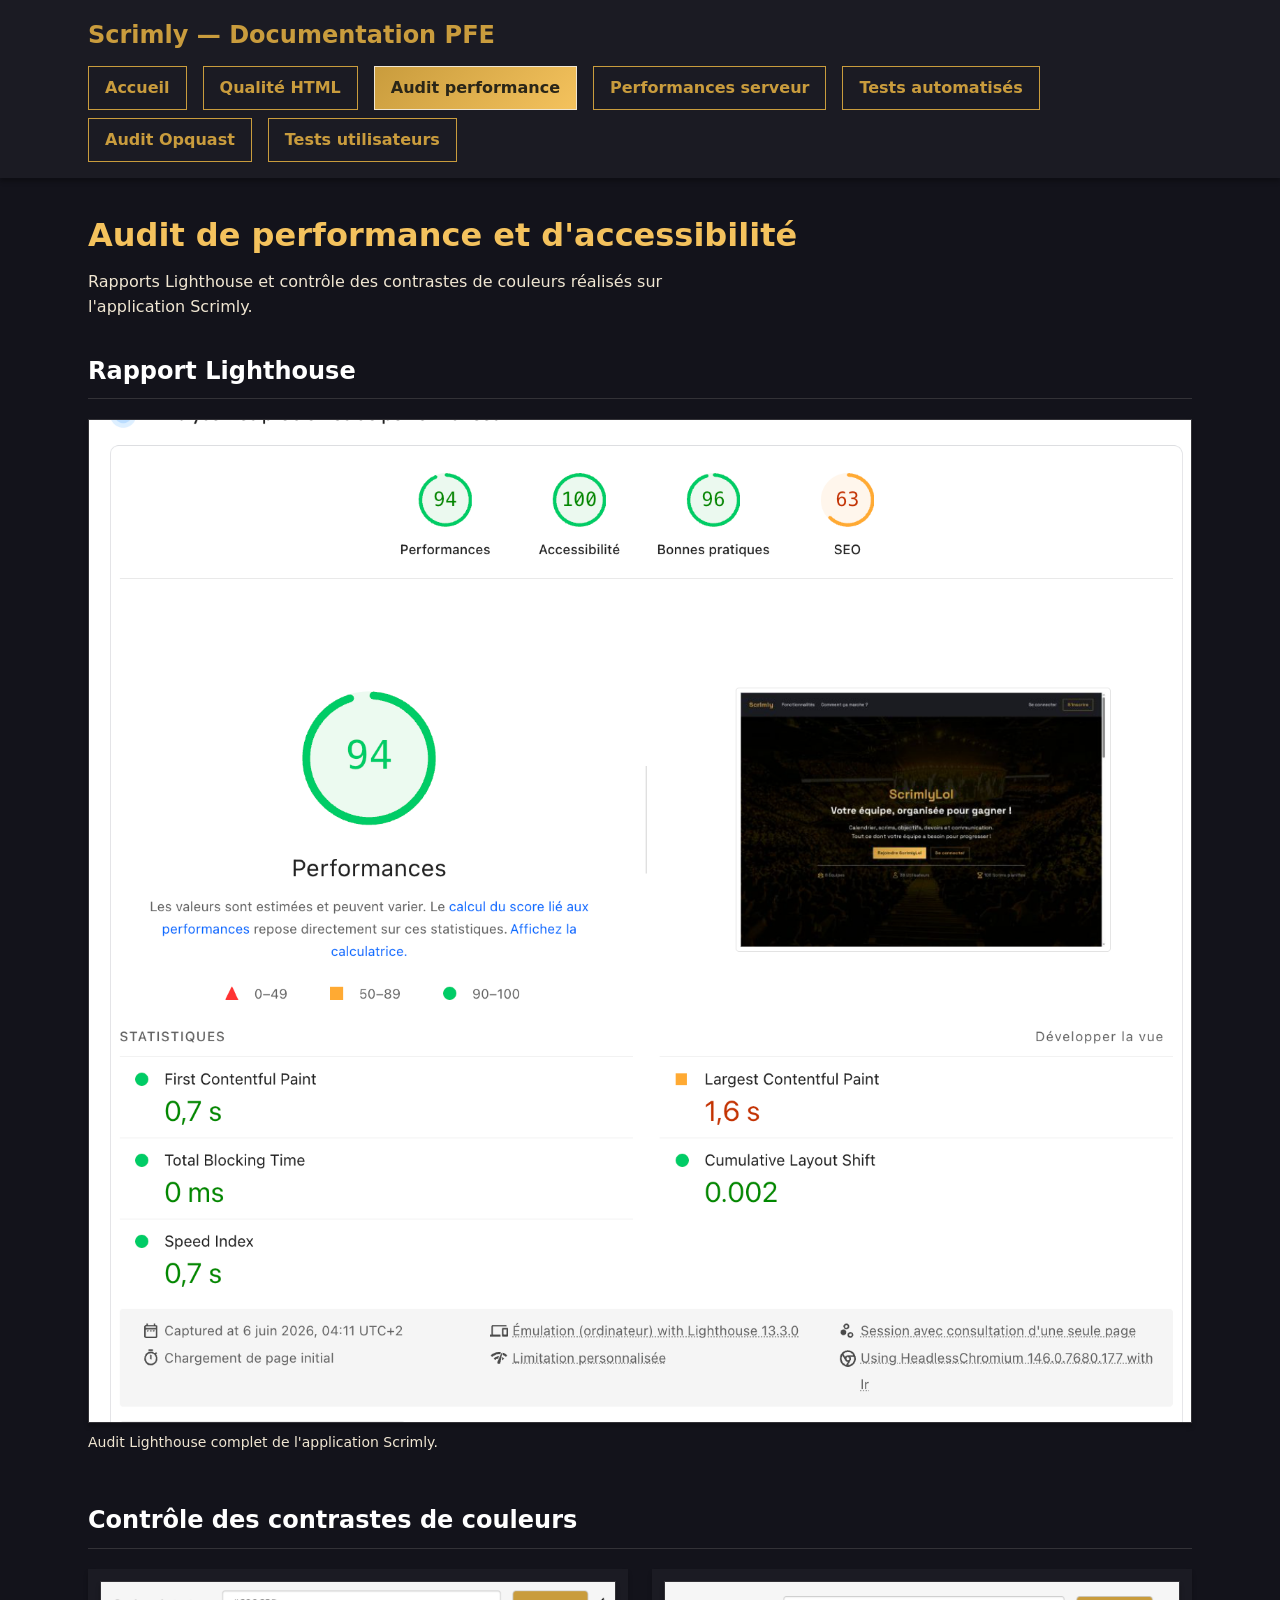
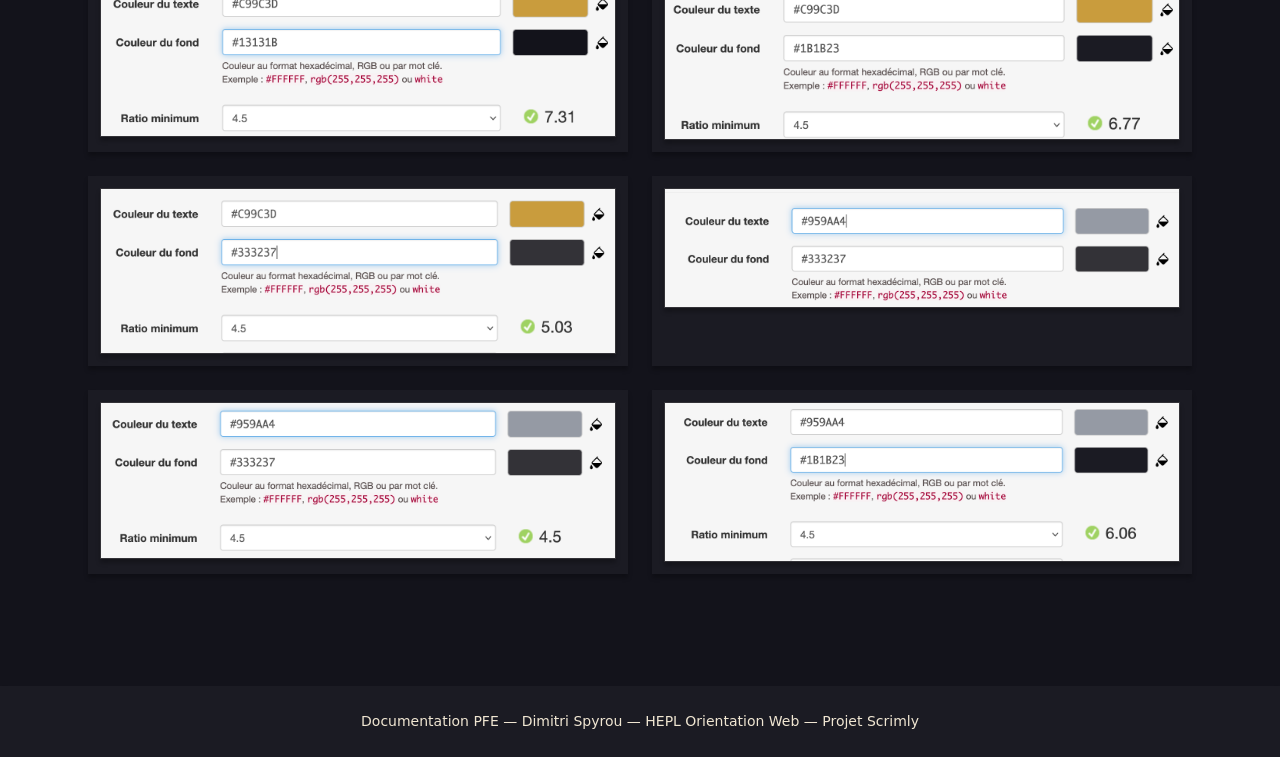
<file: audit-performance.html>
<!DOCTYPE html>
<html lang="fr">
<head>
    <meta charset="UTF-8">
    <meta name="viewport" content="width=device-width, initial-scale=1.0">
    <title>Audit performance et accessibilité — Documentation PFE Scrimly</title>
    <link rel="stylesheet" href="css/style.css">
</head>
<body>
    <a class="skip-link" href="#contenu-principal">Passer au contenu</a>

    <header class="site-header">
        <div class="site-header__inner">
            <p class="site-header__title">Scrimly — Documentation PFE</p>
            <nav class="site-nav" aria-label="Navigation principale">
                <ul class="site-nav__list" role="list">
                    <li><a class="site-nav__link" href="index.html">Accueil</a></li>
                    <li><a class="site-nav__link" href="qualite-html.html">Qualité HTML</a></li>
                    <li><a class="site-nav__link site-nav__link--active" href="audit-performance.html" aria-current="page">Audit performance</a></li>
                    <li><a class="site-nav__link" href="performances-serveur.html">Performances serveur</a></li>
                    <li><a class="site-nav__link" href="tests-automatises.html">Tests automatisés</a></li>
                    <li><a class="site-nav__link" href="audit-opquast.html">Audit Opquast</a></li>
                    <li><a class="site-nav__link" href="tests-utilisateurs.html">Tests utilisateurs</a></li>
                </ul>
            </nav>
        </div>
    </header>

    <main id="contenu-principal" class="site-main">
        <h1 class="page-title">Audit de performance et d'accessibilité</h1>
        <p class="page-intro">
            Rapports Lighthouse et contrôle des contrastes de couleurs réalisés sur l'application Scrimly.
        </p>

        <section class="section" aria-labelledby="lighthouse">
            <h2 id="lighthouse" class="section__title">Rapport Lighthouse</h2>
            <figure class="figure">
                <img src="Githubpages/auditLighthouse/Capture%20d%E2%80%99%C3%A9cran%202026-06-06%20%C3%A0%2004.17.11.png"
                     alt="Rapport Lighthouse — performance, accessibilité, bonnes pratiques et SEO"
                     loading="lazy">
                <figcaption class="figure__caption">Audit Lighthouse complet de l'application Scrimly.</figcaption>
            </figure>
        </section>

        <section class="section" aria-labelledby="contrastes">
            <h2 id="contrastes" class="section__title">Contrôle des contrastes de couleurs</h2>
            <ul class="screenshot-grid" role="list">
                <li>
                    <figure class="figure">
                        <img src="Githubpages/contrastfinder/Capture%20d%E2%80%99%C3%A9cran%202026-06-06%20%C3%A0%2001.28.33.png"
                             alt="Contrôle de contraste — rapport 1"
                             loading="lazy">
                    </figure>
                </li>
                <li>
                    <figure class="figure">
                        <img src="Githubpages/contrastfinder/Capture%20d%E2%80%99%C3%A9cran%202026-06-06%20%C3%A0%2001.29.16.png"
                             alt="Contrôle de contraste — rapport 2"
                             loading="lazy">
                    </figure>
                </li>
                <li>
                    <figure class="figure">
                        <img src="Githubpages/contrastfinder/Capture%20d%E2%80%99%C3%A9cran%202026-06-06%20%C3%A0%2001.29.30.png"
                             alt="Contrôle de contraste — rapport 3"
                             loading="lazy">
                    </figure>
                </li>
                <li>
                    <figure class="figure">
                        <img src="Githubpages/contrastfinder/Capture%20d%E2%80%99%C3%A9cran%202026-06-06%20%C3%A0%2001.35.41.png"
                             alt="Contrôle de contraste — rapport 4"
                             loading="lazy">
                    </figure>
                </li>
                <li>
                    <figure class="figure">
                        <img src="Githubpages/contrastfinder/Capture%20d%E2%80%99%C3%A9cran%202026-06-06%20%C3%A0%2001.35.49.png"
                             alt="Contrôle de contraste — rapport 5"
                             loading="lazy">
                    </figure>
                </li>
                <li>
                    <figure class="figure">
                        <img src="Githubpages/contrastfinder/Capture%20d%E2%80%99%C3%A9cran%202026-06-06%20%C3%A0%2001.36.06.png"
                             alt="Contrôle de contraste — rapport 6"
                             loading="lazy">
                    </figure>
                </li>
            </ul>
        </section>
    </main>

    <footer class="site-footer">
        <p>Documentation PFE — Dimitri Spyrou — HEPL Orientation Web — Projet Scrimly</p>
    </footer>
</body>
</html>
</file>
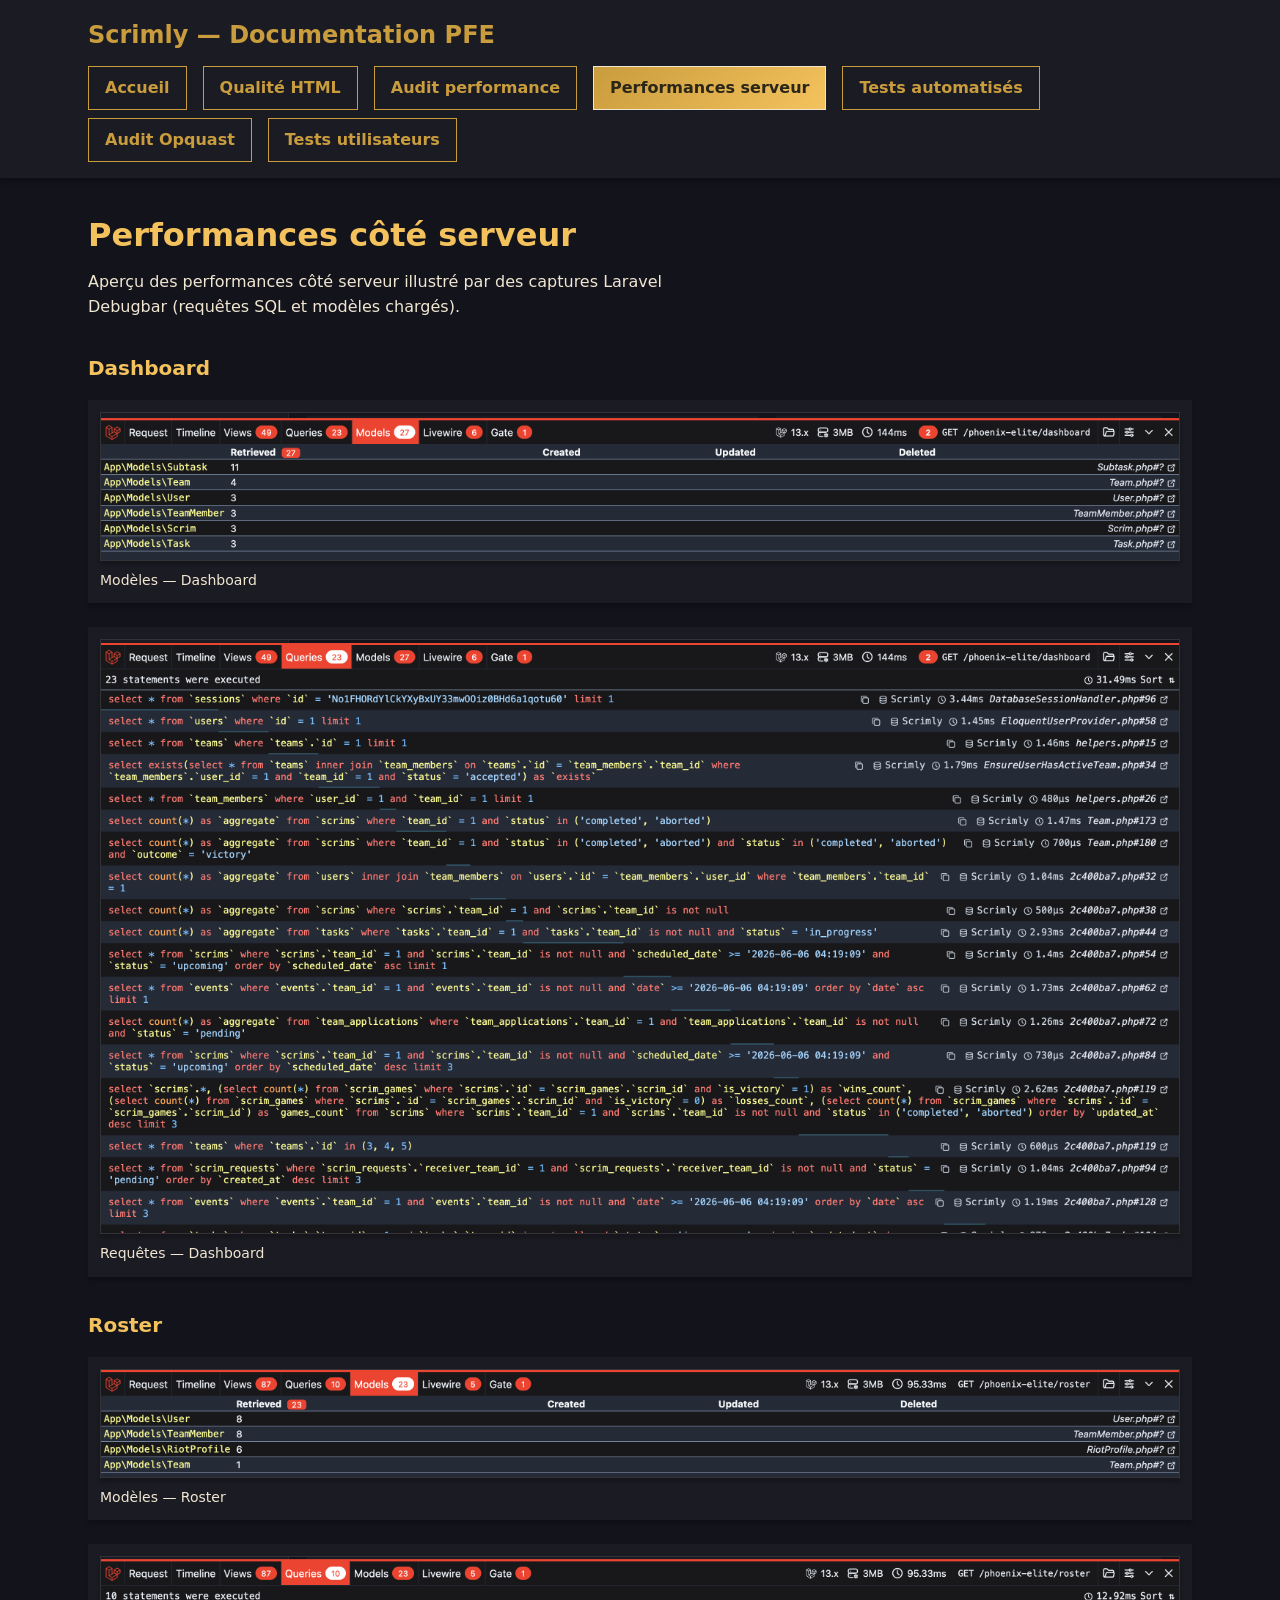
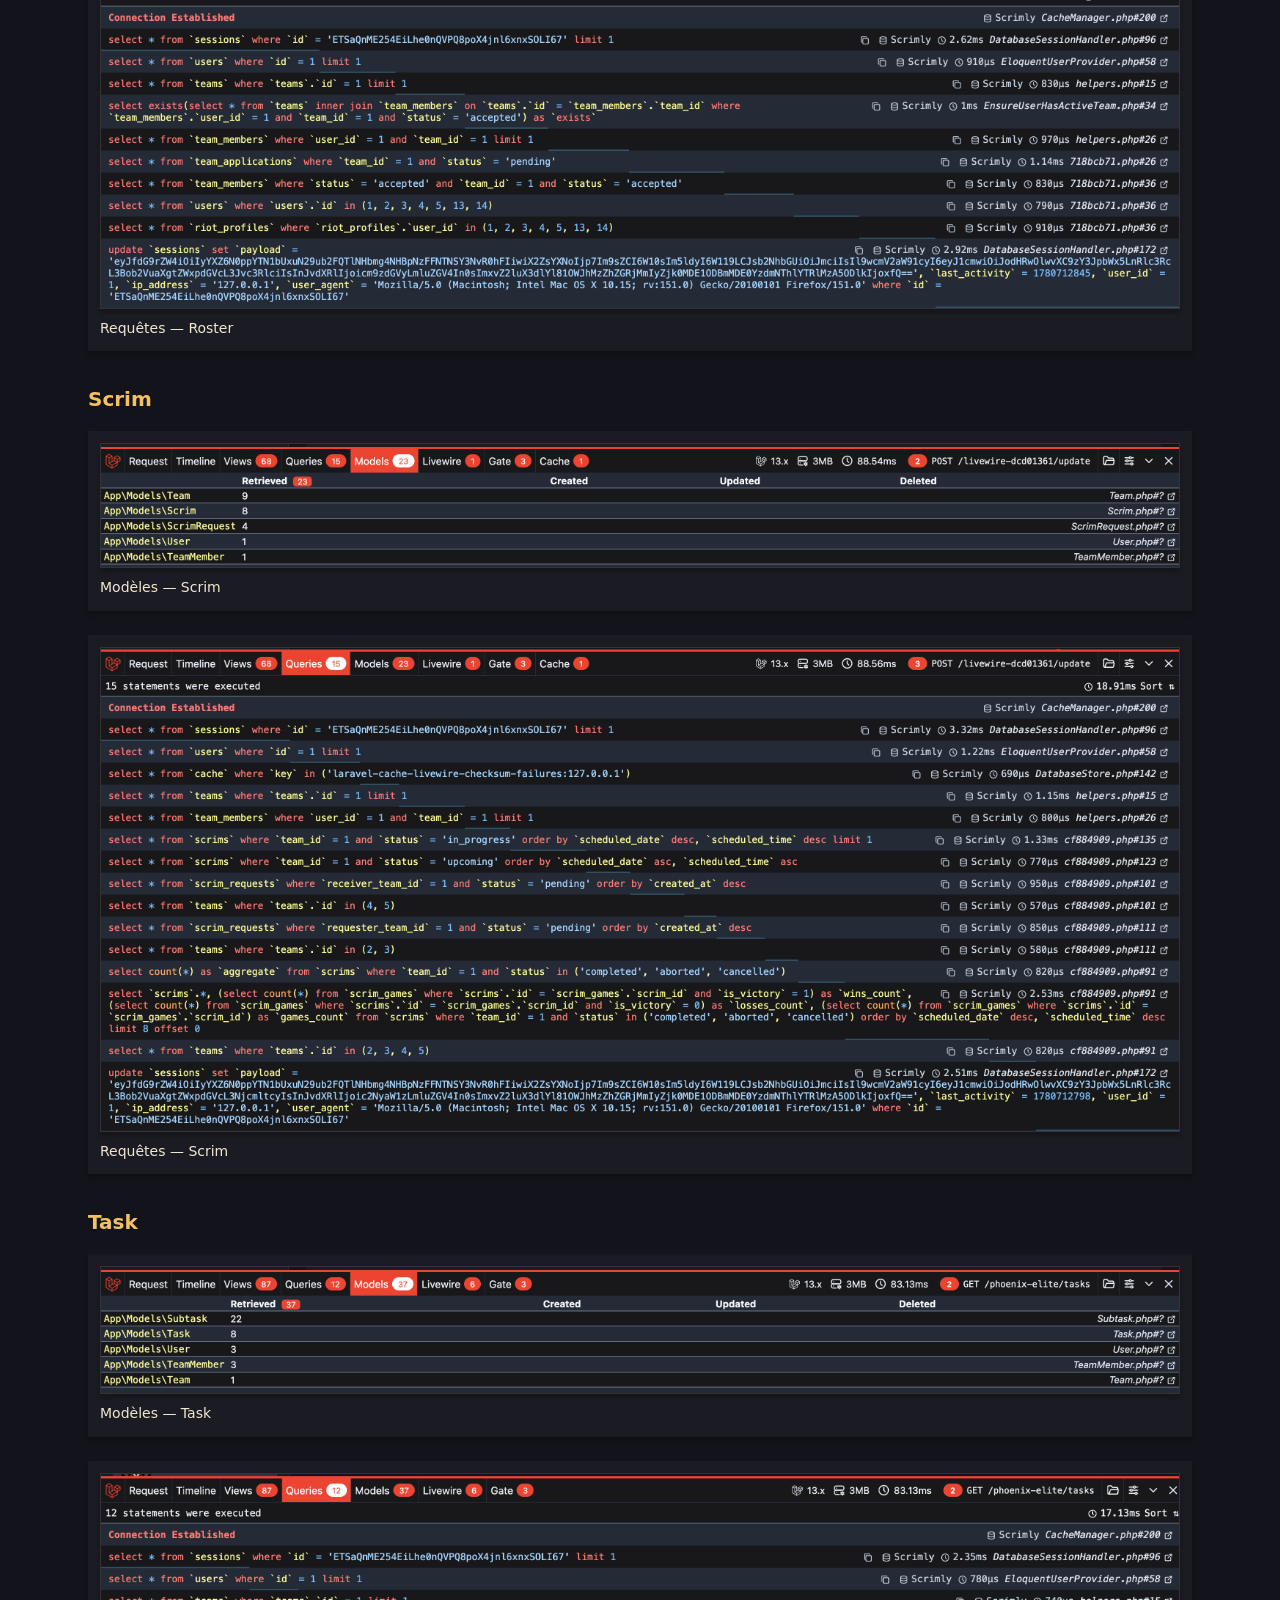
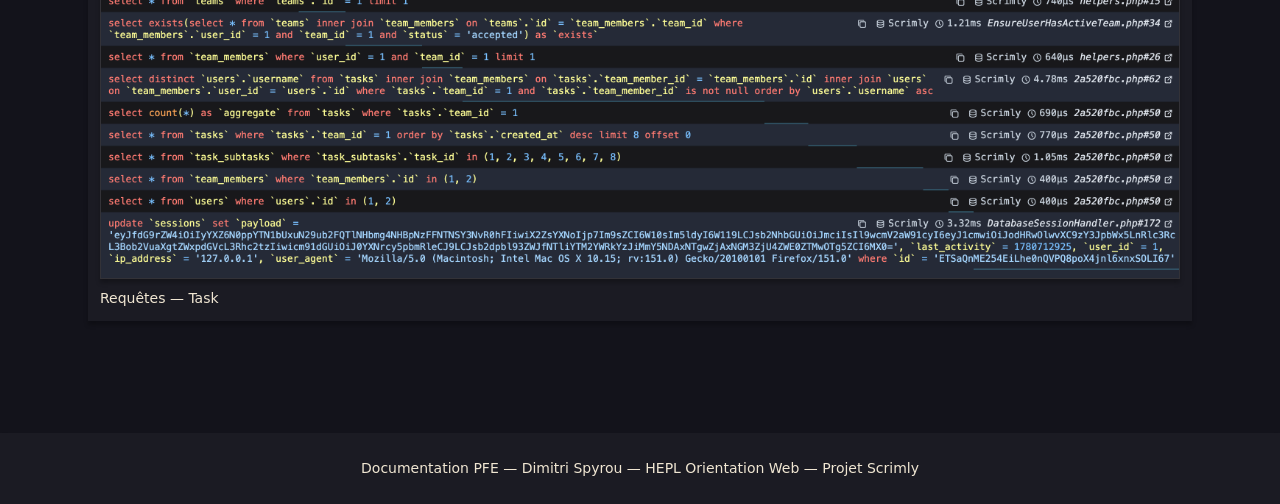
<file: performances-serveur.html>
<!DOCTYPE html>
<html lang="fr">
<head>
    <meta charset="UTF-8">
    <meta name="viewport" content="width=device-width, initial-scale=1.0">
    <title>Performances côté serveur — Documentation PFE Scrimly</title>
    <link rel="stylesheet" href="css/style.css">
</head>
<body>
    <a class="skip-link" href="#contenu-principal">Passer au contenu</a>

    <header class="site-header">
        <div class="site-header__inner">
            <p class="site-header__title">Scrimly — Documentation PFE</p>
            <nav class="site-nav" aria-label="Navigation principale">
                <ul class="site-nav__list" role="list">
                    <li><a class="site-nav__link" href="index.html">Accueil</a></li>
                    <li><a class="site-nav__link" href="qualite-html.html">Qualité HTML</a></li>
                    <li><a class="site-nav__link" href="audit-performance.html">Audit performance</a></li>
                    <li><a class="site-nav__link site-nav__link--active" href="performances-serveur.html" aria-current="page">Performances serveur</a></li>
                    <li><a class="site-nav__link" href="tests-automatises.html">Tests automatisés</a></li>
                    <li><a class="site-nav__link" href="audit-opquast.html">Audit Opquast</a></li>
                    <li><a class="site-nav__link" href="tests-utilisateurs.html">Tests utilisateurs</a></li>
                </ul>
            </nav>
        </div>
    </header>

    <main id="contenu-principal" class="site-main">
        <h1 class="page-title">Performances côté serveur</h1>
        <p class="page-intro">
            Aperçu des performances côté serveur illustré par des captures Laravel Debugbar
            (requêtes SQL et modèles chargés).
        </p>

        <section class="section" aria-labelledby="perf-serveur">
            <h2 id="perf-serveur" class="sr-only">Captures Laravel Debugbar</h2>

            <section class="subsection" aria-labelledby="dashboard">
                <h3 id="dashboard" class="subsection__title">Dashboard</h3>
                <ul class="screenshot-stack" role="list">
                    <li>
                        <figure class="figure">
                            <img src="Githubpages/ScreenshotLaravelDebugToolbar/Dashboard/ModelDashboard.png"
                                 alt="Laravel Debugbar — modèles chargés sur le dashboard"
                                 loading="lazy">
                            <figcaption class="figure__caption">Modèles — Dashboard</figcaption>
                        </figure>
                    </li>
                    <li>
                        <figure class="figure">
                            <img src="Githubpages/ScreenshotLaravelDebugToolbar/Dashboard/QuerryDashboard.png"
                                 alt="Laravel Debugbar — requêtes SQL sur le dashboard"
                                 loading="lazy">
                            <figcaption class="figure__caption">Requêtes — Dashboard</figcaption>
                        </figure>
                    </li>
                </ul>
            </section>

            <section class="subsection" aria-labelledby="roster">
                <h3 id="roster" class="subsection__title">Roster</h3>
                <ul class="screenshot-stack" role="list">
                    <li>
                        <figure class="figure">
                            <img src="Githubpages/ScreenshotLaravelDebugToolbar/Roster/ModelRoster.png"
                                 alt="Laravel Debugbar — modèles chargés sur la page roster"
                                 loading="lazy">
                            <figcaption class="figure__caption">Modèles — Roster</figcaption>
                        </figure>
                    </li>
                    <li>
                        <figure class="figure">
                            <img src="Githubpages/ScreenshotLaravelDebugToolbar/Roster/QuerryRoster.png"
                                 alt="Laravel Debugbar — requêtes SQL sur la page roster"
                                 loading="lazy">
                            <figcaption class="figure__caption">Requêtes — Roster</figcaption>
                        </figure>
                    </li>
                </ul>
            </section>

            <section class="subsection" aria-labelledby="scrim">
                <h3 id="scrim" class="subsection__title">Scrim</h3>
                <ul class="screenshot-stack" role="list">
                    <li>
                        <figure class="figure">
                            <img src="Githubpages/ScreenshotLaravelDebugToolbar/Scrim/ModelScrim.png"
                                 alt="Laravel Debugbar — modèles chargés sur la page scrim"
                                 loading="lazy">
                            <figcaption class="figure__caption">Modèles — Scrim</figcaption>
                        </figure>
                    </li>
                    <li>
                        <figure class="figure">
                            <img src="Githubpages/ScreenshotLaravelDebugToolbar/Scrim/QuerryScrim.png"
                                 alt="Laravel Debugbar — requêtes SQL sur la page scrim"
                                 loading="lazy">
                            <figcaption class="figure__caption">Requêtes — Scrim</figcaption>
                        </figure>
                    </li>
                </ul>
            </section>

            <section class="subsection" aria-labelledby="task">
                <h3 id="task" class="subsection__title">Task</h3>
                <ul class="screenshot-stack" role="list">
                    <li>
                        <figure class="figure">
                            <img src="Githubpages/ScreenshotLaravelDebugToolbar/Task/ModelTask.png"
                                 alt="Laravel Debugbar — modèles chargés sur la page task"
                                 loading="lazy">
                            <figcaption class="figure__caption">Modèles — Task</figcaption>
                        </figure>
                    </li>
                    <li>
                        <figure class="figure">
                            <img src="Githubpages/ScreenshotLaravelDebugToolbar/Task/QuerryTask.png"
                                 alt="Laravel Debugbar — requêtes SQL sur la page task"
                                 loading="lazy">
                            <figcaption class="figure__caption">Requêtes — Task</figcaption>
                        </figure>
                    </li>
                </ul>
            </section>
        </section>
    </main>

    <footer class="site-footer">
        <p>Documentation PFE — Dimitri Spyrou — HEPL Orientation Web — Projet Scrimly</p>
    </footer>
</body>
</html>
</file>
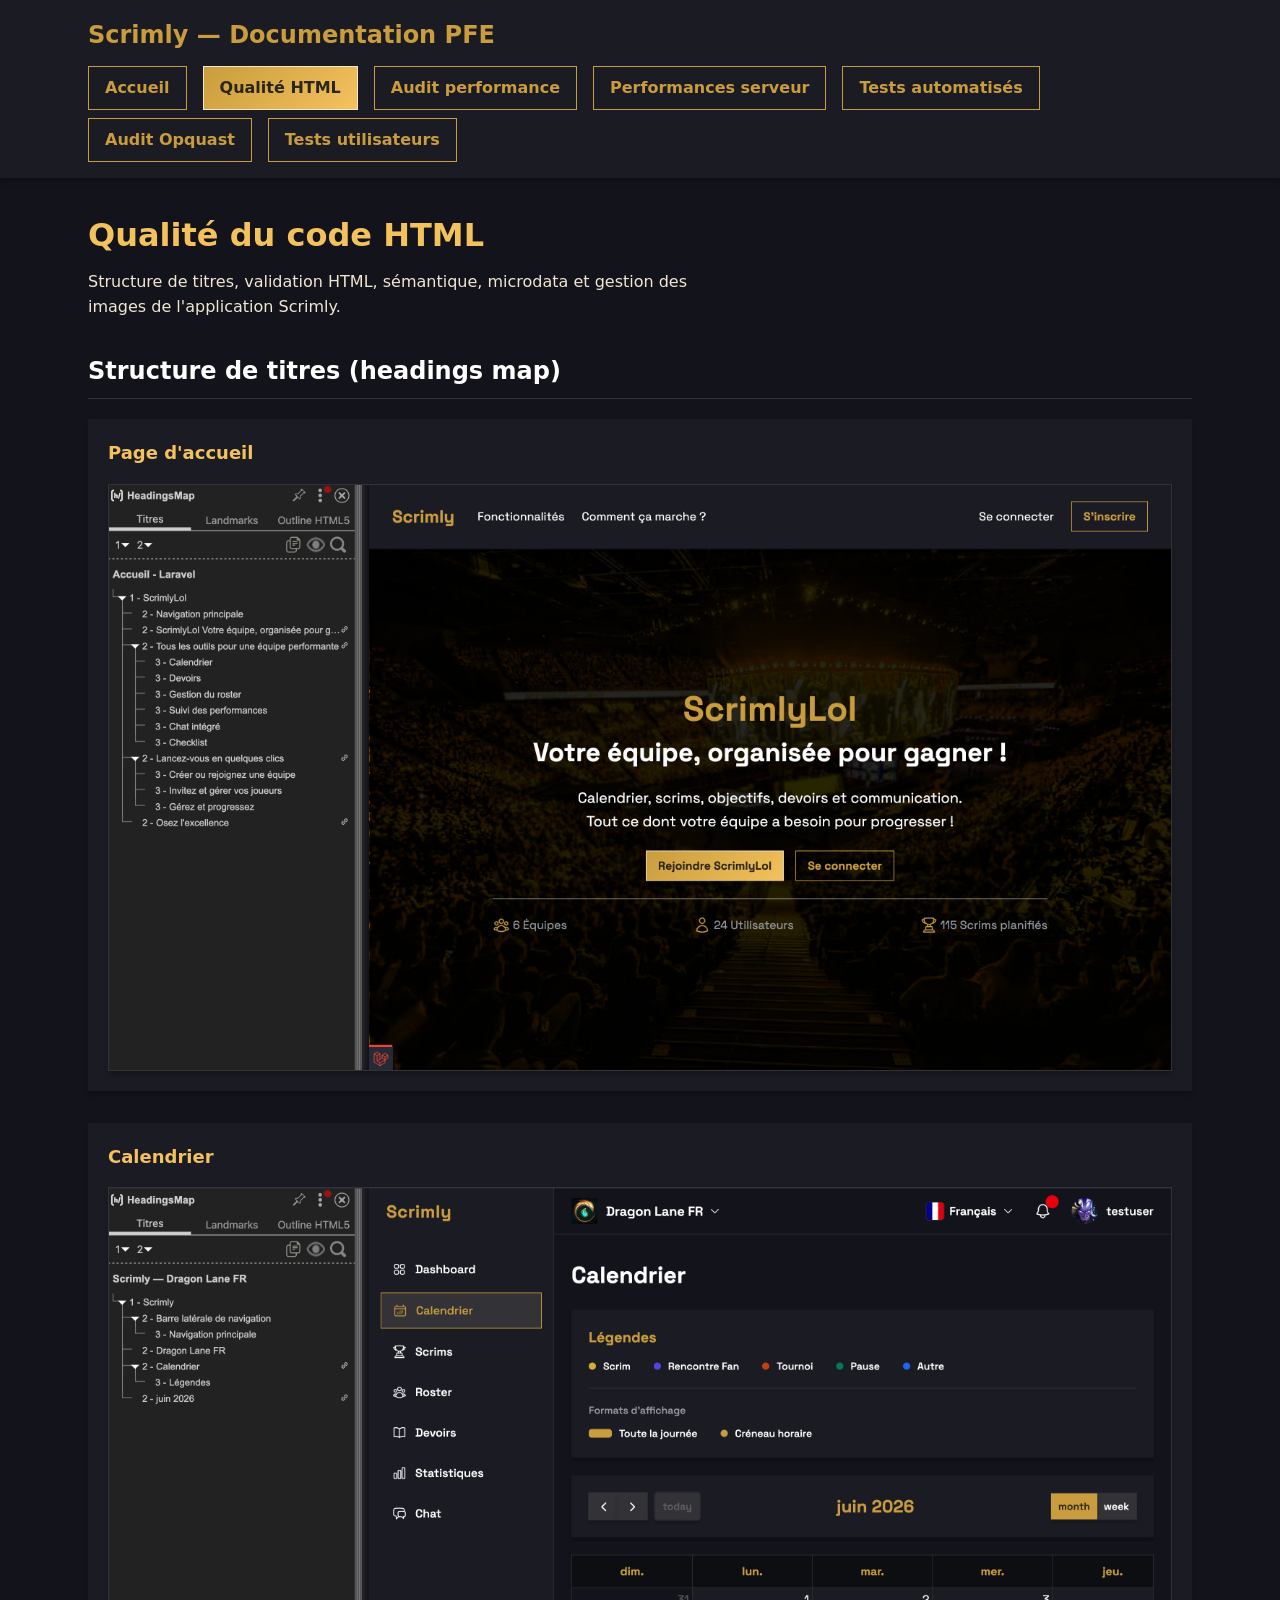
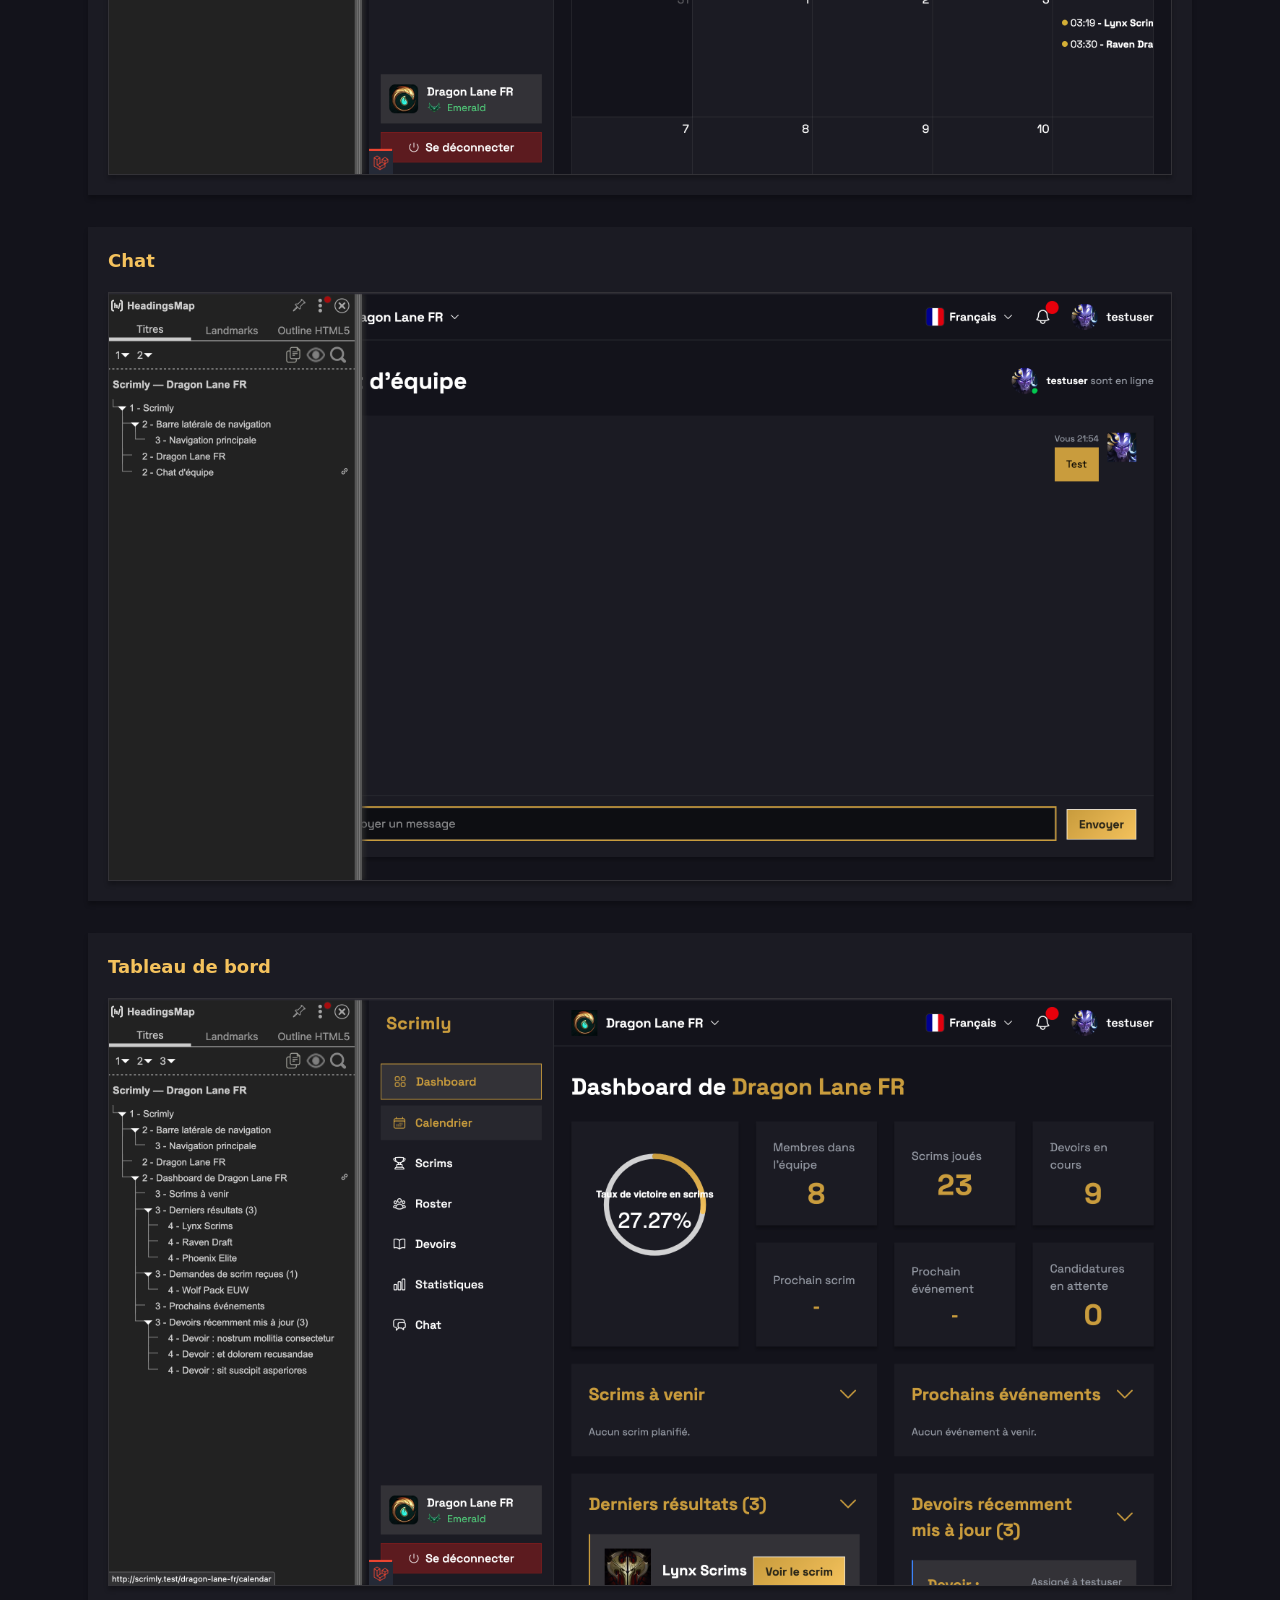
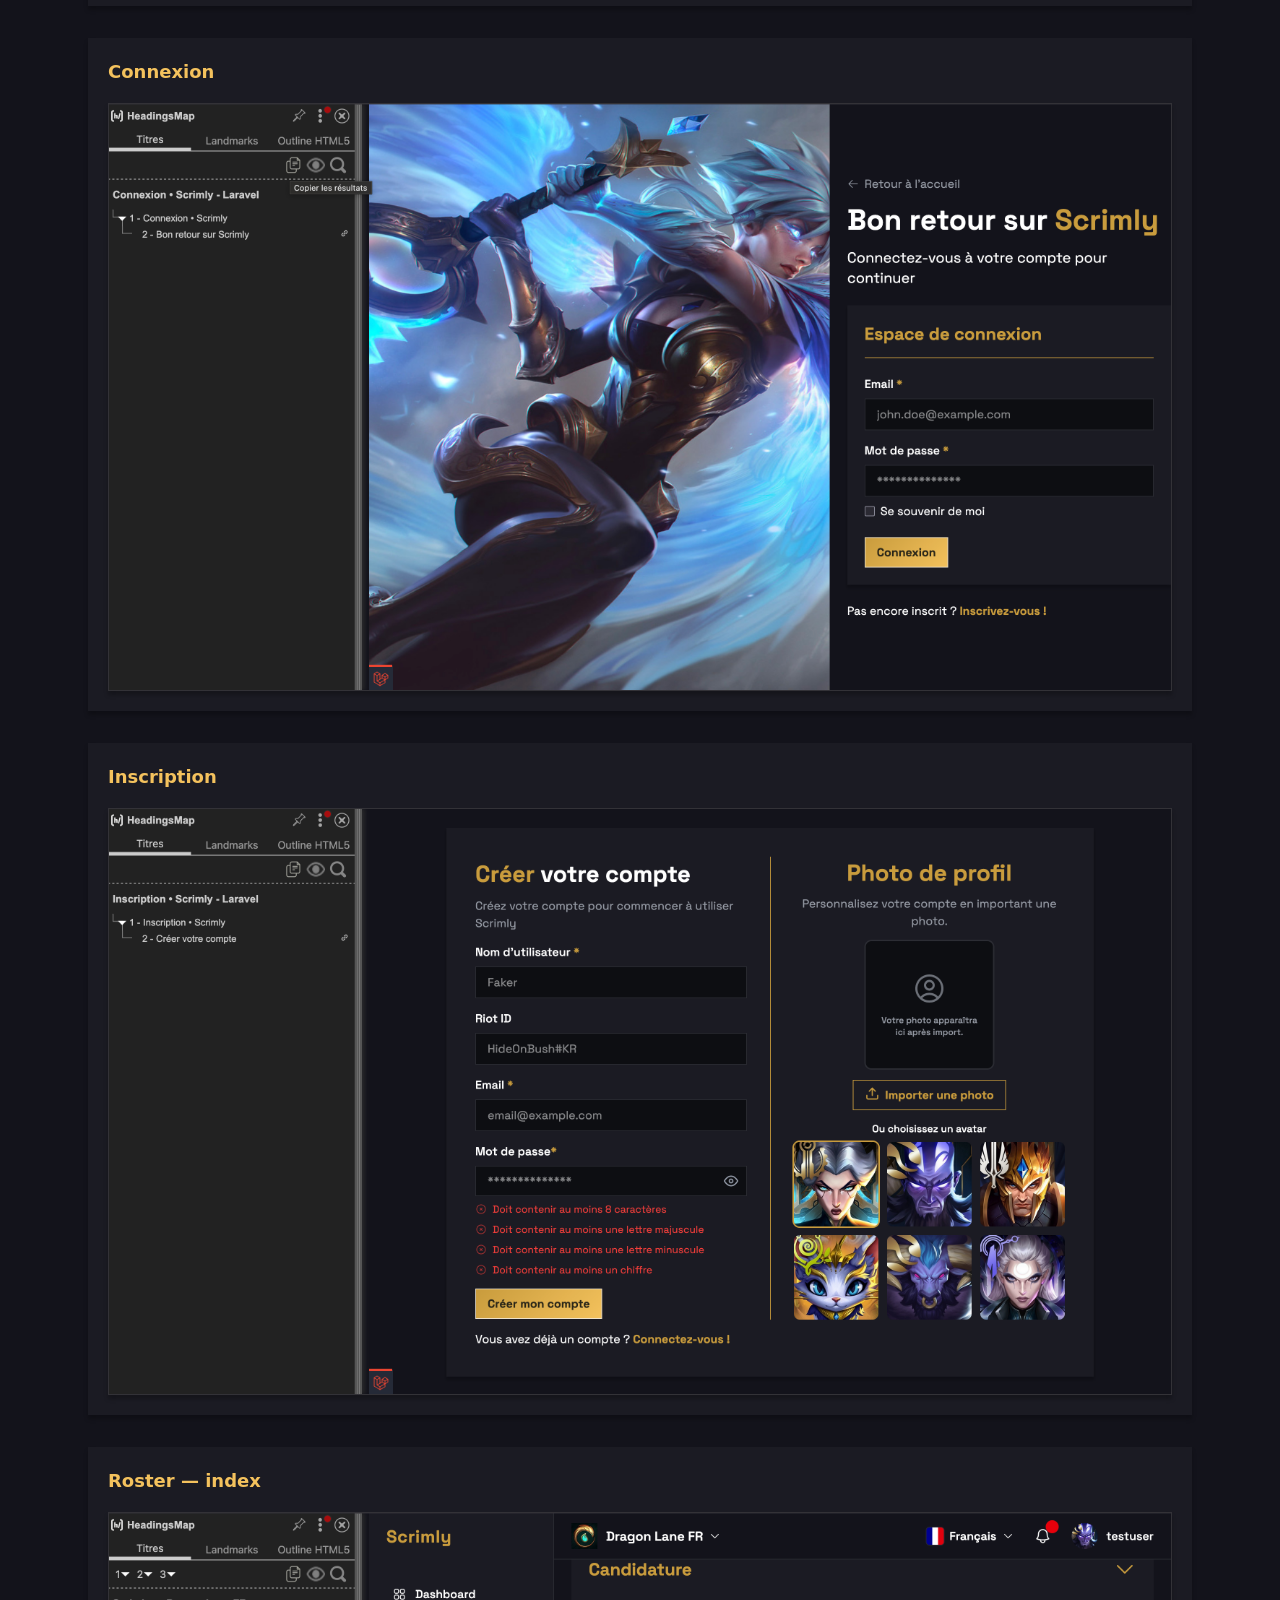
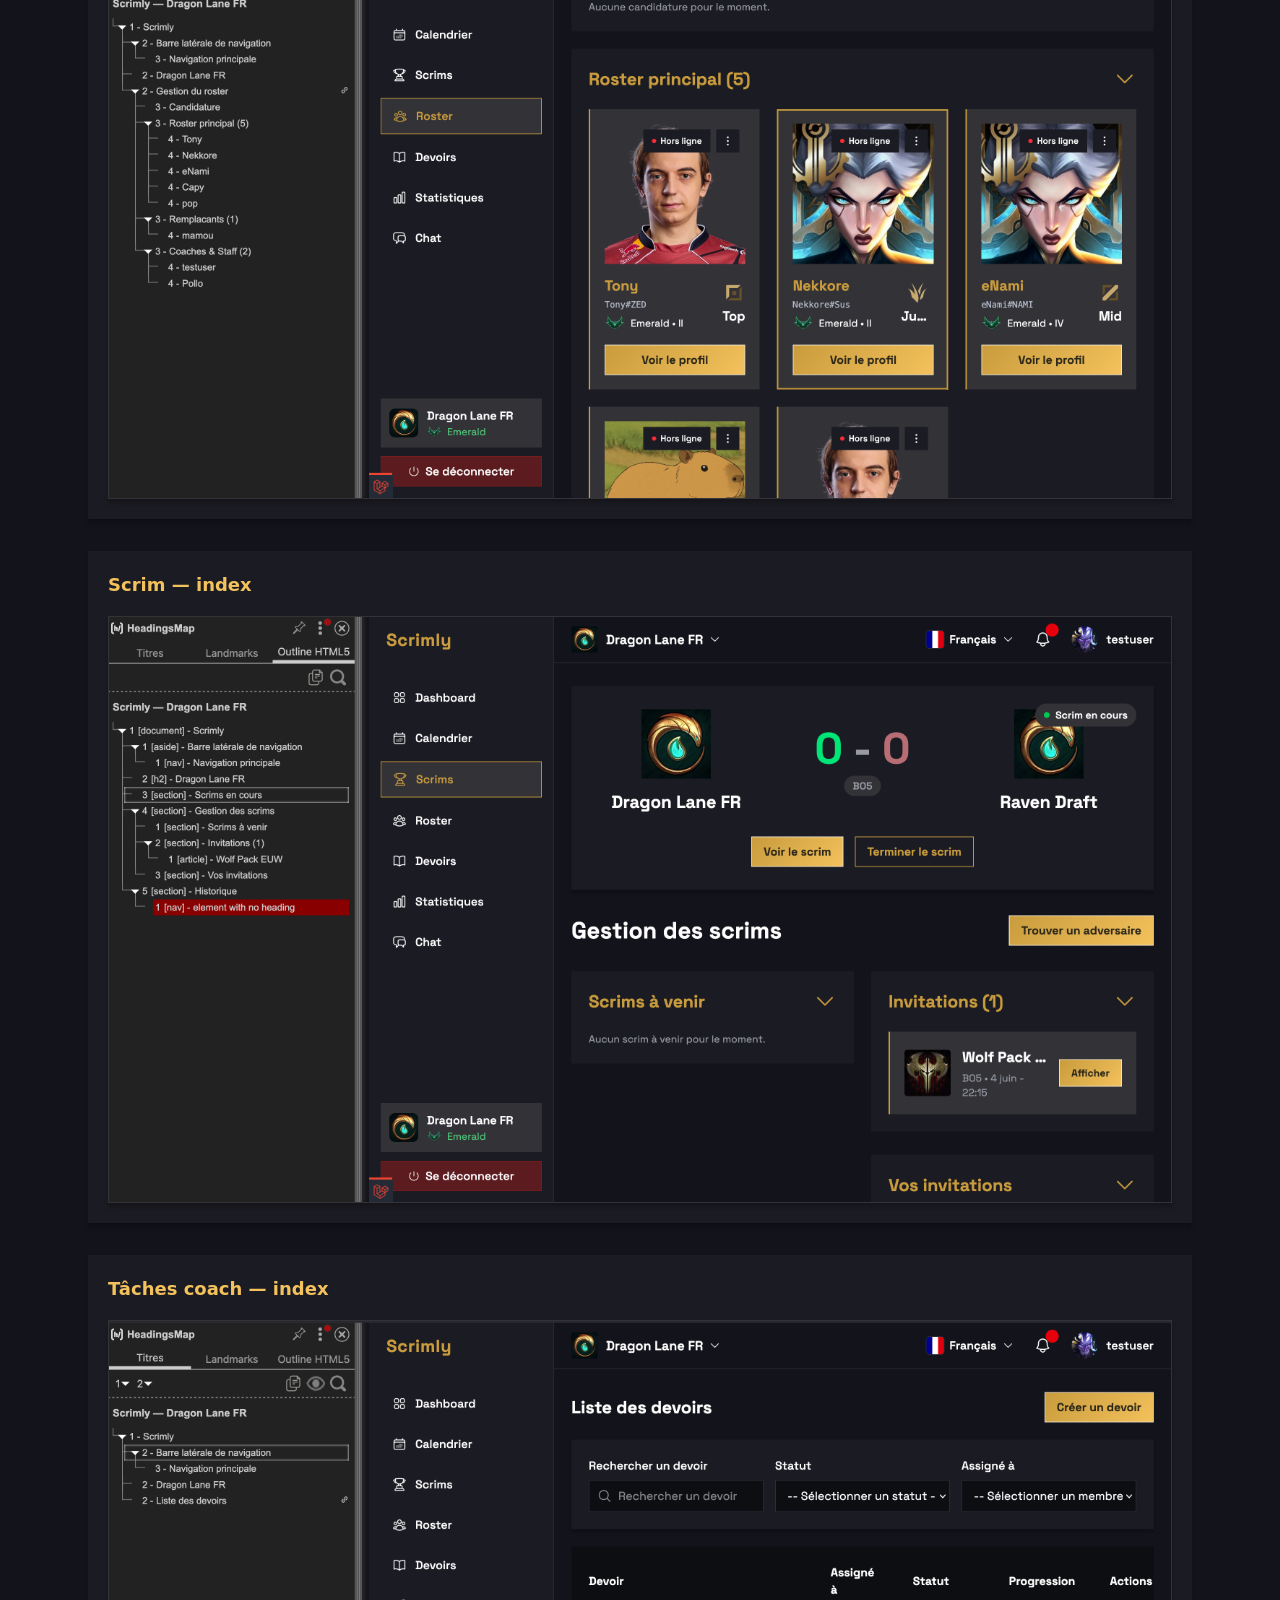
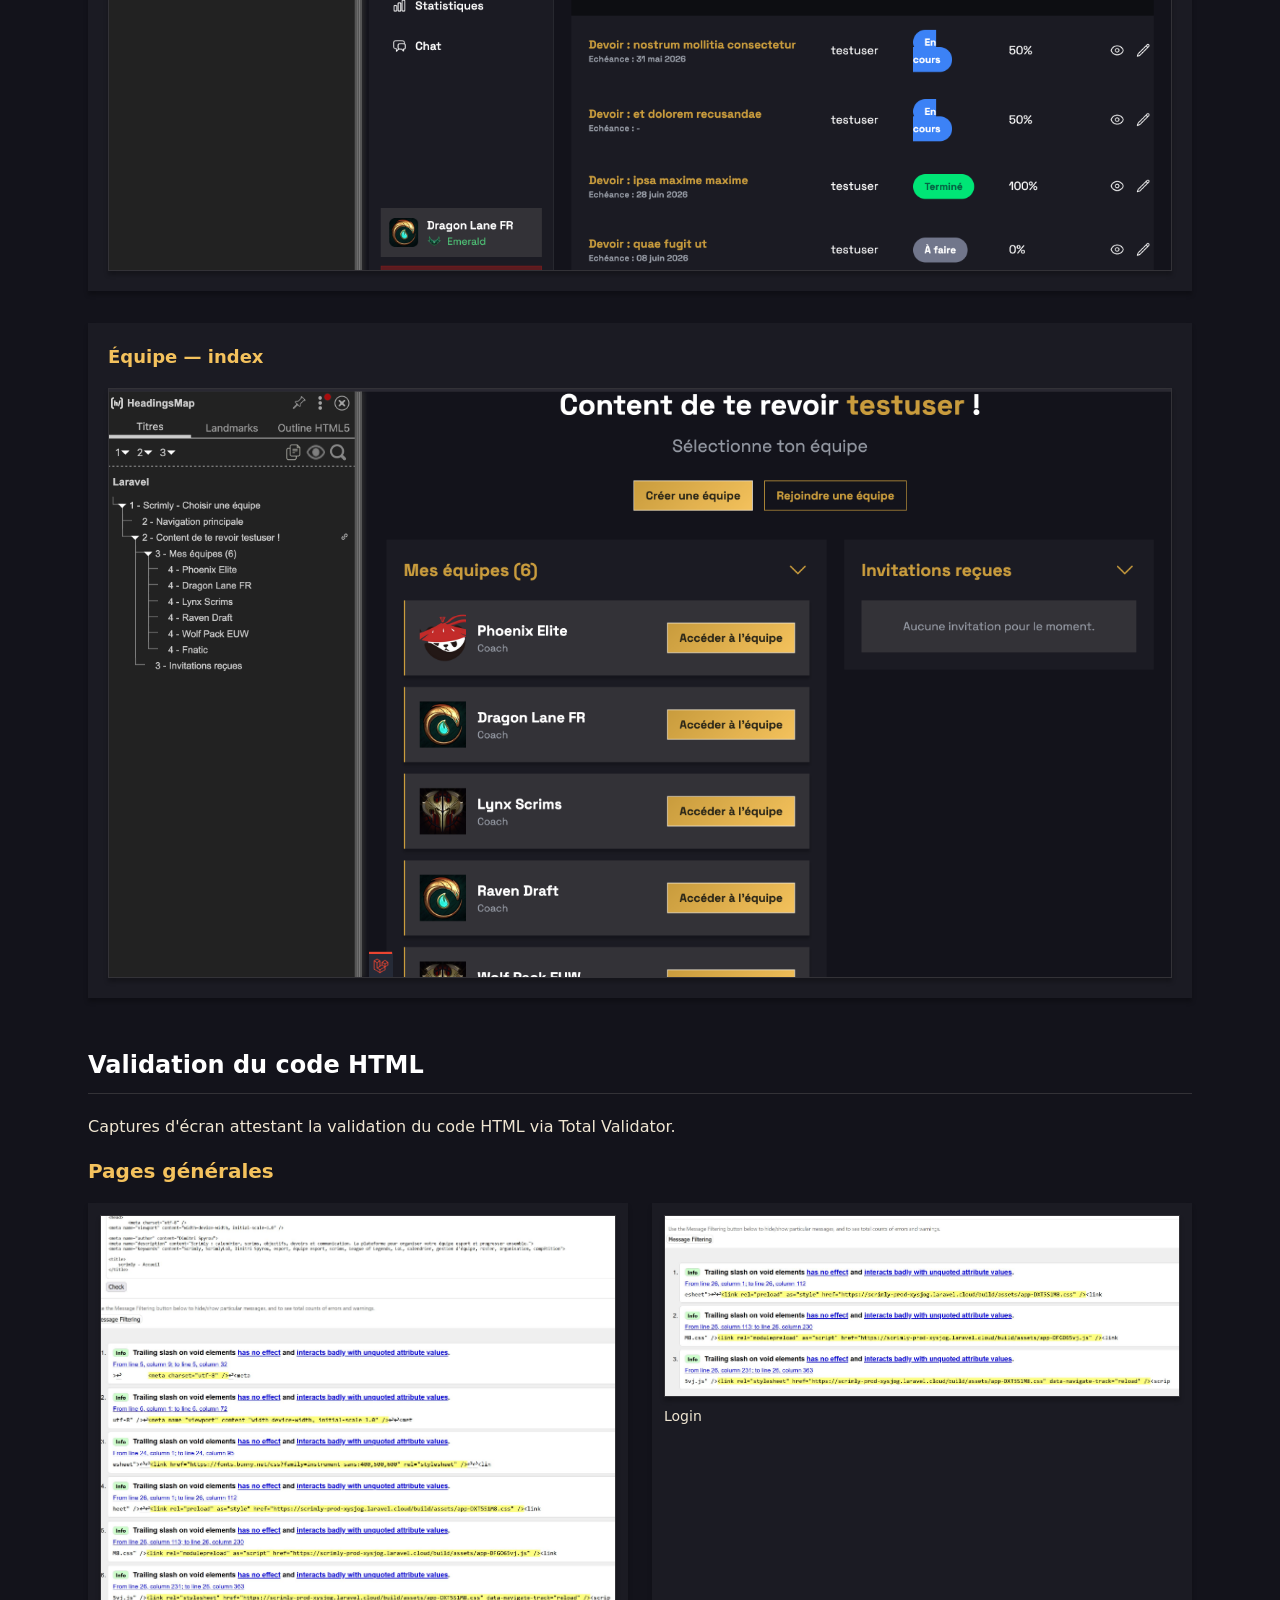
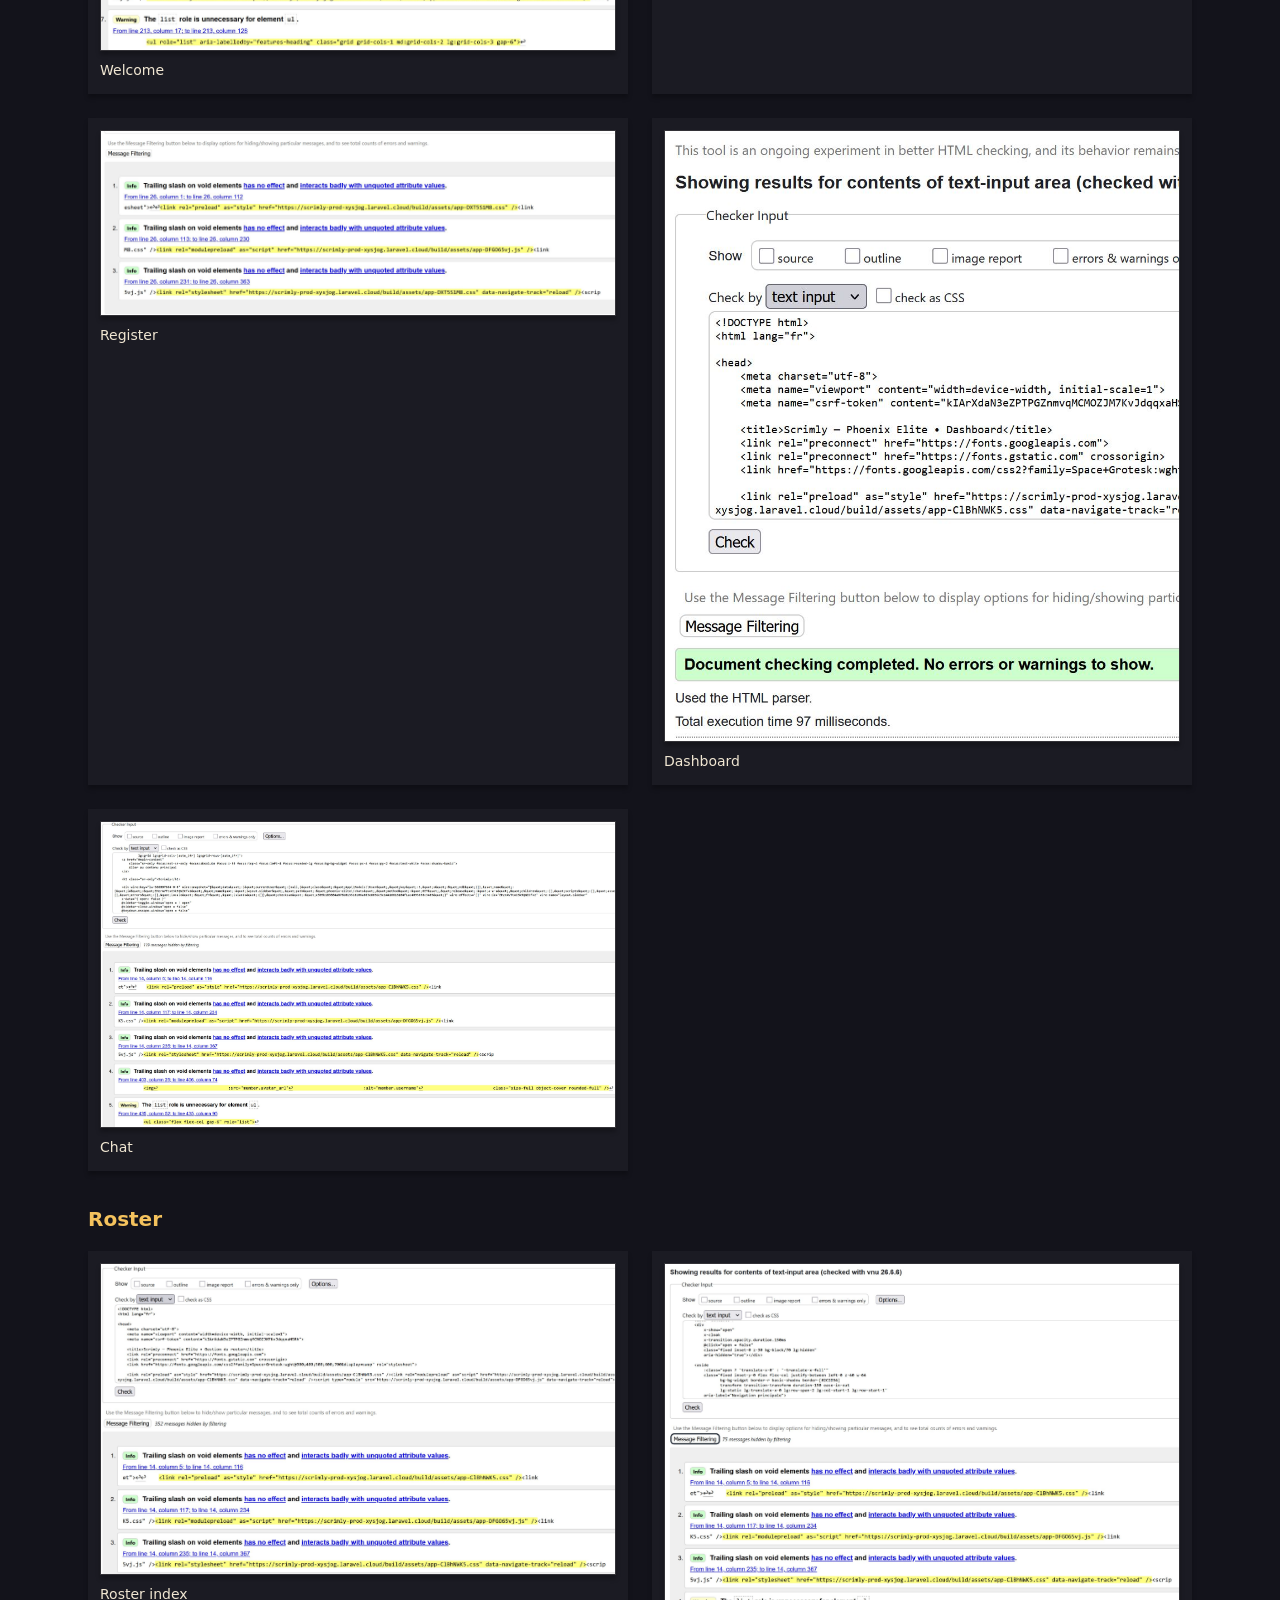
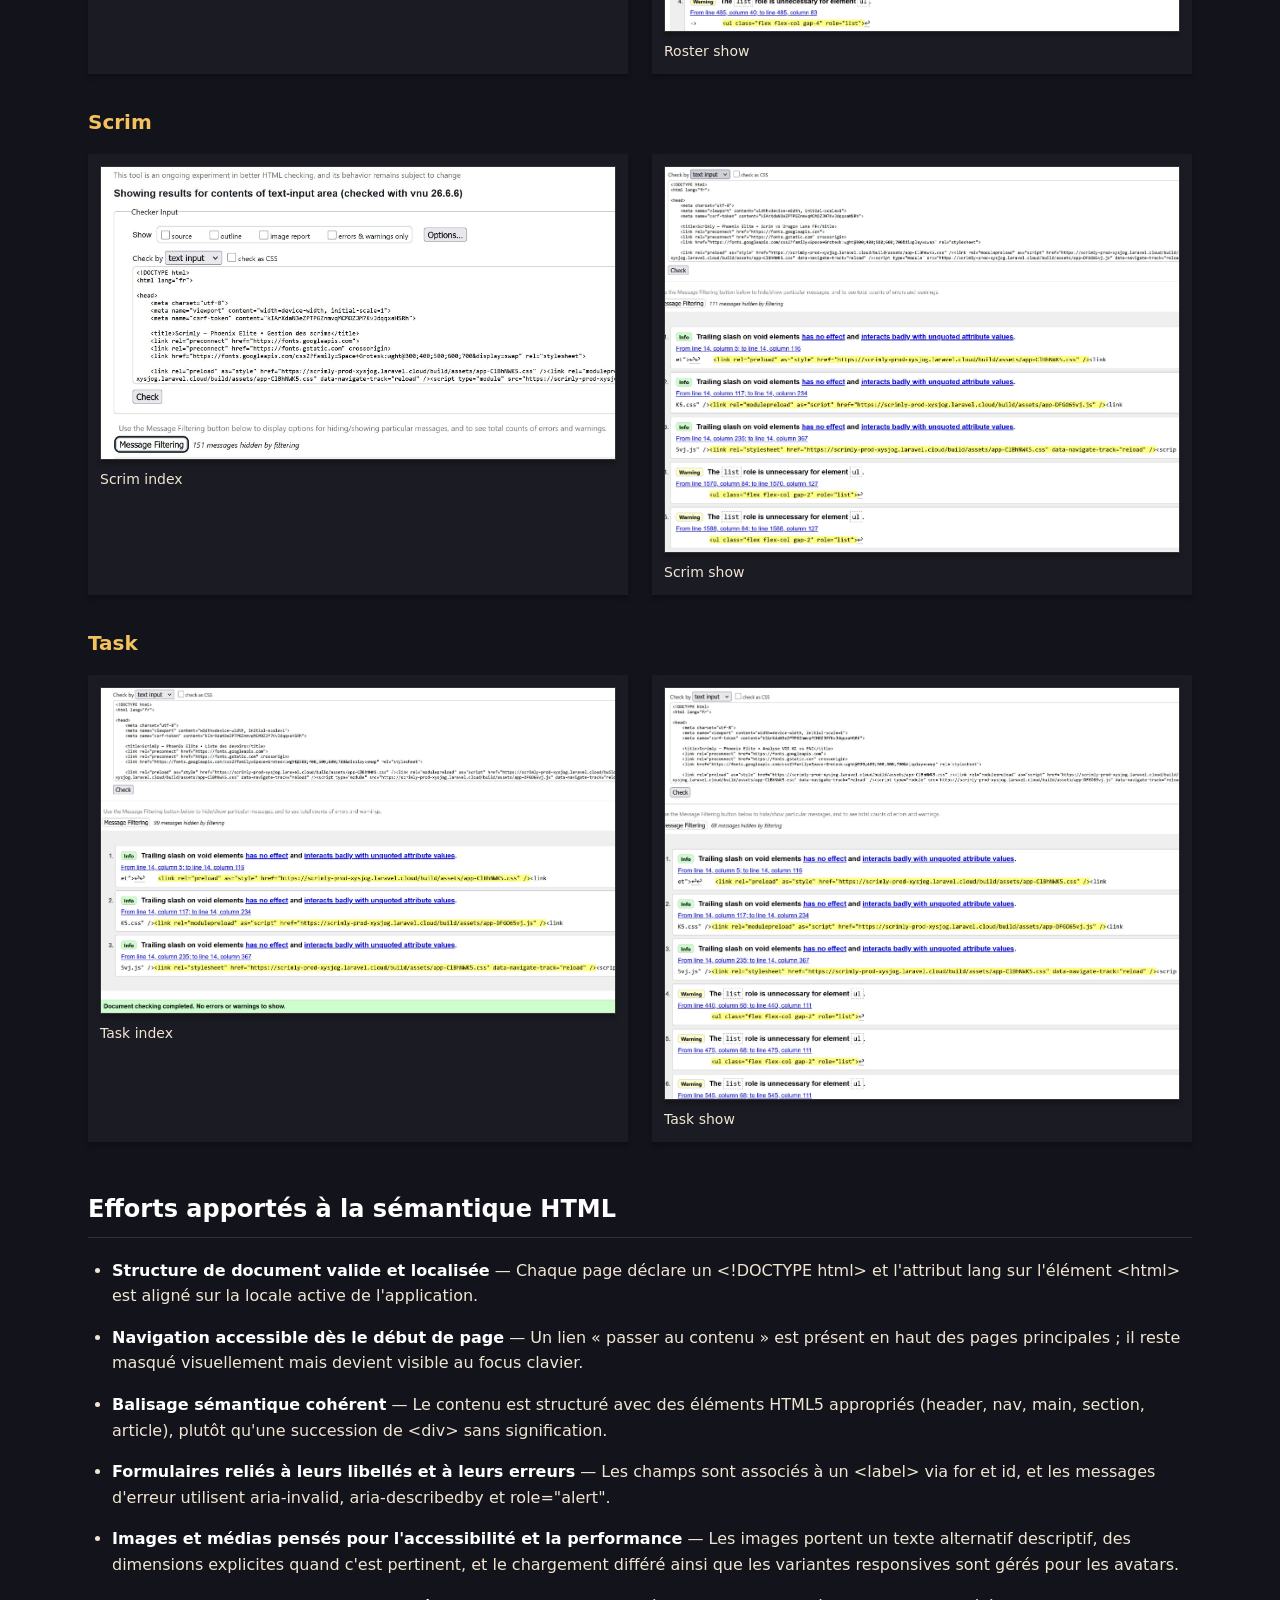
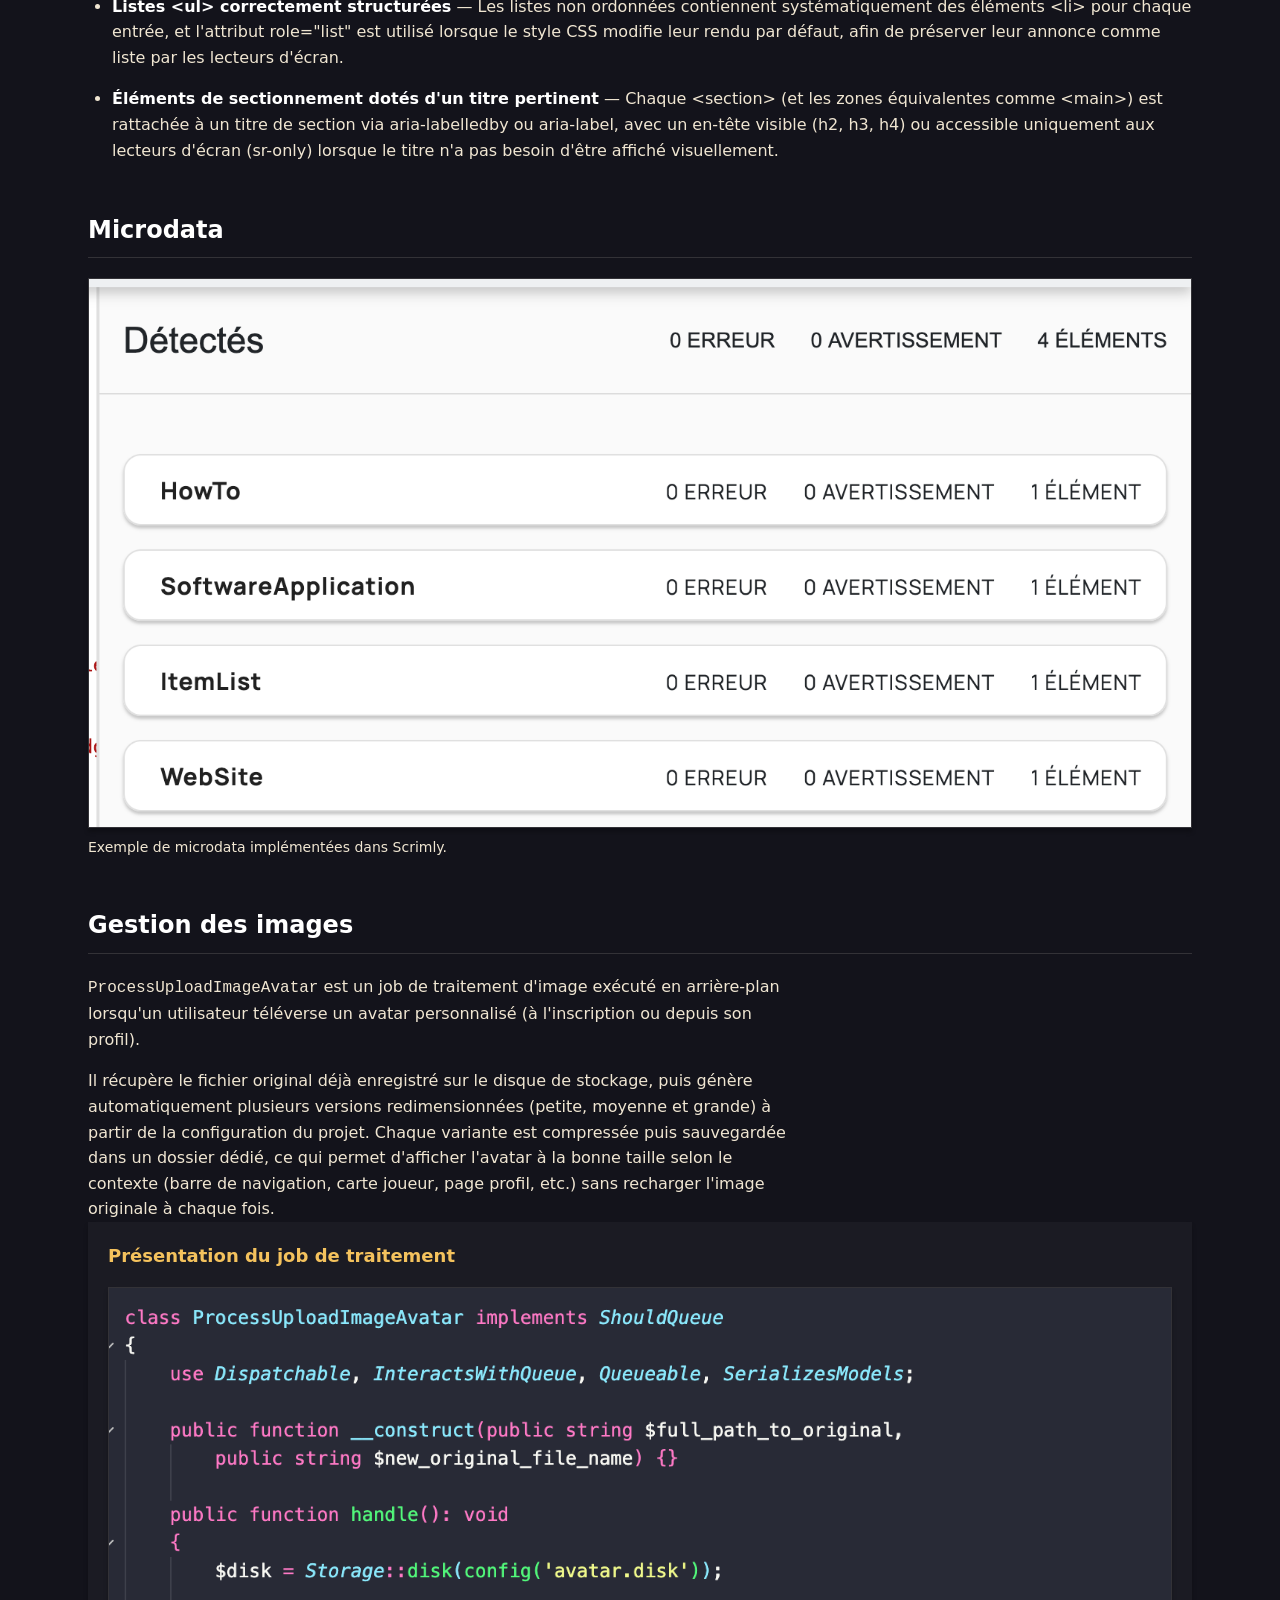
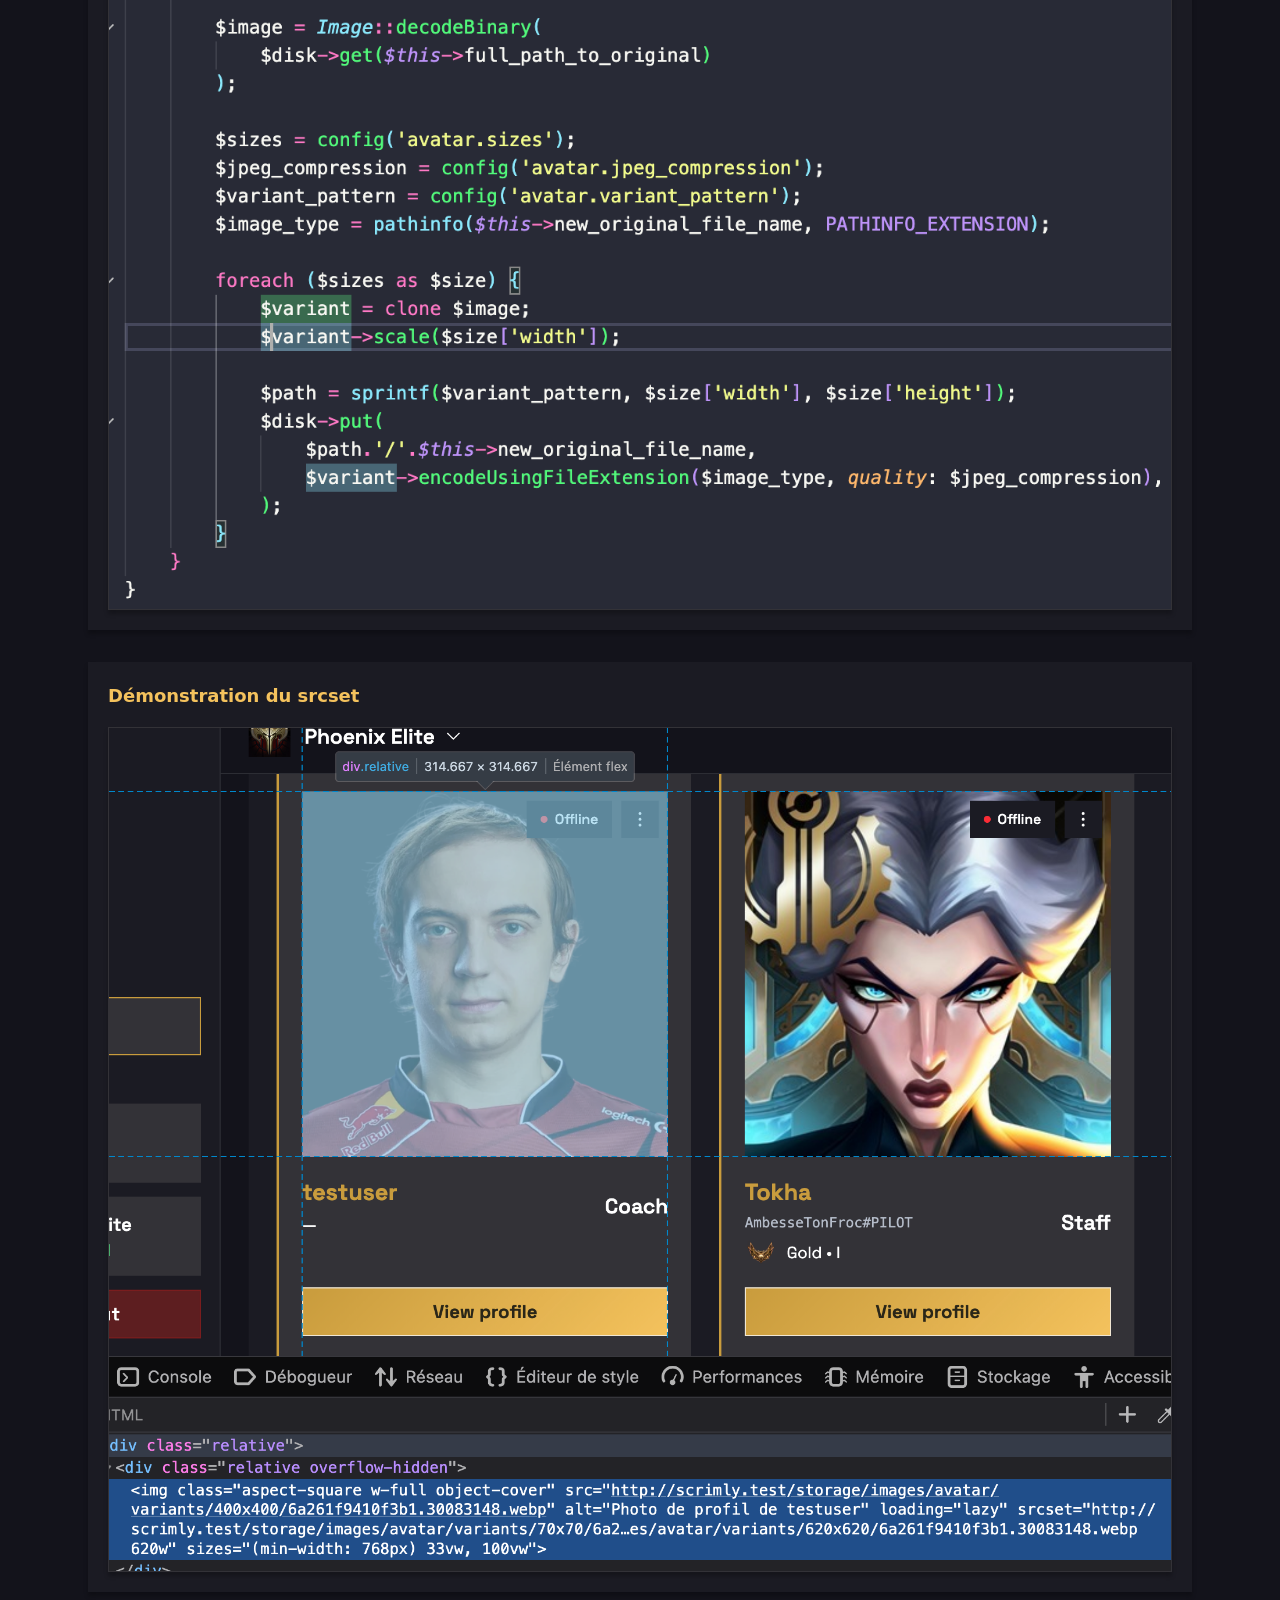
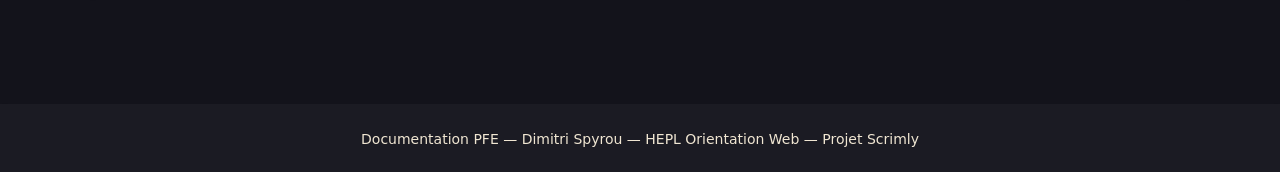
<file: qualite-html.html>
<!DOCTYPE html>
<html lang="fr">
<head>
    <meta charset="UTF-8">
    <meta name="viewport" content="width=device-width, initial-scale=1.0">
    <title>Qualité du code HTML — Documentation PFE Scrimly</title>
    <link rel="stylesheet" href="css/style.css">
</head>
<body>
    <a class="skip-link" href="#contenu-principal">Passer au contenu</a>

    <header class="site-header">
        <div class="site-header__inner">
            <p class="site-header__title">Scrimly — Documentation PFE</p>
            <nav class="site-nav" aria-label="Navigation principale">
                <ul class="site-nav__list" role="list">
                    <li><a class="site-nav__link" href="index.html">Accueil</a></li>
                    <li><a class="site-nav__link site-nav__link--active" href="qualite-html.html" aria-current="page">Qualité HTML</a></li>
                    <li><a class="site-nav__link" href="audit-performance.html">Audit performance</a></li>
                    <li><a class="site-nav__link" href="performances-serveur.html">Performances serveur</a></li>
                    <li><a class="site-nav__link" href="tests-automatises.html">Tests automatisés</a></li>
                    <li><a class="site-nav__link" href="audit-opquast.html">Audit Opquast</a></li>
                    <li><a class="site-nav__link" href="tests-utilisateurs.html">Tests utilisateurs</a></li>
                </ul>
            </nav>
        </div>
    </header>

    <main id="contenu-principal" class="site-main">
        <h1 class="page-title">Qualité du code HTML</h1>
        <p class="page-intro">
            Structure de titres, validation HTML, sémantique, microdata et gestion des images
            de l'application Scrimly.
        </p>

        <section class="section" aria-labelledby="headings-map">
            <h2 id="headings-map" class="section__title">Structure de titres (headings map)</h2>
            <ul class="content-list" role="list">
                <li>
                    <h3 class="content-list__heading">Page d'accueil</h3>
                    <figure class="figure">
                        <img src="Githubpages/HeadingsMap/LandingPage.png"
                             alt="Headings map — page d'accueil"
                             loading="lazy">
                    </figure>
                </li>
                <li>
                    <h3 class="content-list__heading">Calendrier</h3>
                    <figure class="figure">
                        <img src="Githubpages/HeadingsMap/calendar.png"
                             alt="Headings map — calendrier"
                             loading="lazy">
                    </figure>
                </li>
                <li>
                    <h3 class="content-list__heading">Chat</h3>
                    <figure class="figure">
                        <img src="Githubpages/HeadingsMap/chat.png"
                             alt="Headings map — chat"
                             loading="lazy">
                    </figure>
                </li>
                <li>
                    <h3 class="content-list__heading">Tableau de bord</h3>
                    <figure class="figure">
                        <img src="Githubpages/HeadingsMap/dashboard.png"
                             alt="Headings map — tableau de bord"
                             loading="lazy">
                    </figure>
                </li>
                <li>
                    <h3 class="content-list__heading">Connexion</h3>
                    <figure class="figure">
                        <img src="Githubpages/HeadingsMap/login.png"
                             alt="Headings map — connexion"
                             loading="lazy">
                    </figure>
                </li>
                <li>
                    <h3 class="content-list__heading">Inscription</h3>
                    <figure class="figure">
                        <img src="Githubpages/HeadingsMap/register.png"
                             alt="Headings map — inscription"
                             loading="lazy">
                    </figure>
                </li>
                <li>
                    <h3 class="content-list__heading">Roster — index</h3>
                    <figure class="figure">
                        <img src="Githubpages/HeadingsMap/roster-index.png"
                             alt="Headings map — roster index"
                             loading="lazy">
                    </figure>
                </li>
                <li>
                    <h3 class="content-list__heading">Scrim — index</h3>
                    <figure class="figure">
                        <img src="Githubpages/HeadingsMap/scrim-index.png"
                             alt="Headings map — scrim index"
                             loading="lazy">
                    </figure>
                </li>
                <li>
                    <h3 class="content-list__heading">Tâches coach — index</h3>
                    <figure class="figure">
                        <img src="Githubpages/HeadingsMap/task-coach-index.png"
                             alt="Headings map — tâches coach index"
                             loading="lazy">
                    </figure>
                </li>
                <li>
                    <h3 class="content-list__heading">Équipe — index</h3>
                    <figure class="figure">
                        <img src="Githubpages/HeadingsMap/team-index.png"
                             alt="Headings map — équipe index"
                             loading="lazy">
                    </figure>
                </li>
            </ul>
        </section>

        <section class="section" aria-labelledby="validation-html">
            <h2 id="validation-html" class="section__title">Validation du code HTML</h2>
            <p class="prose">Captures d'écran attestant la validation du code HTML via Total Validator.</p>

            <section class="subsection" aria-labelledby="validator-general">
                <h3 id="validator-general" class="subsection__title">Pages générales</h3>
                <ul class="screenshot-grid" role="list">
                    <li>
                        <figure class="figure">
                            <img src="Githubpages/HtmlValidator/welcome.JPG"
                                 alt="Validation HTML — page d'accueil"
                                 loading="lazy">
                            <figcaption class="figure__caption">Welcome</figcaption>
                        </figure>
                    </li>
                    <li>
                        <figure class="figure">
                            <img src="Githubpages/HtmlValidator/login.JPG"
                                 alt="Validation HTML — connexion"
                                 loading="lazy">
                            <figcaption class="figure__caption">Login</figcaption>
                        </figure>
                    </li>
                    <li>
                        <figure class="figure">
                            <img src="Githubpages/HtmlValidator/register.JPG"
                                 alt="Validation HTML — inscription"
                                 loading="lazy">
                            <figcaption class="figure__caption">Register</figcaption>
                        </figure>
                    </li>
                    <li>
                        <figure class="figure">
                            <img src="Githubpages/HtmlValidator/dashboard%20validation.JPG"
                                 alt="Validation HTML — tableau de bord"
                                 loading="lazy">
                            <figcaption class="figure__caption">Dashboard</figcaption>
                        </figure>
                    </li>
                    <li>
                        <figure class="figure">
                            <img src="Githubpages/HtmlValidator/chat-index.JPG"
                                 alt="Validation HTML — chat"
                                 loading="lazy">
                            <figcaption class="figure__caption">Chat</figcaption>
                        </figure>
                    </li>
                </ul>
            </section>

            <section class="subsection" aria-labelledby="validator-roster">
                <h3 id="validator-roster" class="subsection__title">Roster</h3>
                <ul class="screenshot-grid" role="list">
                    <li>
                        <figure class="figure">
                            <img src="Githubpages/HtmlValidator/roster/roster-index.JPG"
                                 alt="Validation HTML — roster index"
                                 loading="lazy">
                            <figcaption class="figure__caption">Roster index</figcaption>
                        </figure>
                    </li>
                    <li>
                        <figure class="figure">
                            <img src="Githubpages/HtmlValidator/roster/roster-show.JPG"
                                 alt="Validation HTML — roster show"
                                 loading="lazy">
                            <figcaption class="figure__caption">Roster show</figcaption>
                        </figure>
                    </li>
                </ul>
            </section>

            <section class="subsection" aria-labelledby="validator-scrim">
                <h3 id="validator-scrim" class="subsection__title">Scrim</h3>
                <ul class="screenshot-grid" role="list">
                    <li>
                        <figure class="figure">
                            <img src="Githubpages/HtmlValidator/scrim/scrim-index.JPG"
                                 alt="Validation HTML — scrim index"
                                 loading="lazy">
                            <figcaption class="figure__caption">Scrim index</figcaption>
                        </figure>
                    </li>
                    <li>
                        <figure class="figure">
                            <img src="Githubpages/HtmlValidator/scrim/scrim-show.JPG"
                                 alt="Validation HTML — scrim show"
                                 loading="lazy">
                            <figcaption class="figure__caption">Scrim show</figcaption>
                        </figure>
                    </li>
                </ul>
            </section>

            <section class="subsection" aria-labelledby="validator-task">
                <h3 id="validator-task" class="subsection__title">Task</h3>
                <ul class="screenshot-grid" role="list">
                    <li>
                        <figure class="figure">
                            <img src="Githubpages/HtmlValidator/task/task-index.JPG"
                                 alt="Validation HTML — task index"
                                 loading="lazy">
                            <figcaption class="figure__caption">Task index</figcaption>
                        </figure>
                    </li>
                    <li>
                        <figure class="figure">
                            <img src="Githubpages/HtmlValidator/task/task-show.JPG"
                                 alt="Validation HTML — task show"
                                 loading="lazy">
                            <figcaption class="figure__caption">Task show</figcaption>
                        </figure>
                    </li>
                </ul>
            </section>
        </section>

        <section class="section" aria-labelledby="semantique">
            <h2 id="semantique" class="section__title">Efforts apportés à la sémantique HTML</h2>
            <ul class="semantic-list" role="list">
                <li>
                    <strong>Structure de document valide et localisée</strong> —
                    Chaque page déclare un &lt;!DOCTYPE html&gt; et l'attribut lang sur l'élément &lt;html&gt;
                    est aligné sur la locale active de l'application.
                </li>
                <li>
                    <strong>Navigation accessible dès le début de page</strong> —
                    Un lien « passer au contenu » est présent en haut des pages principales ;
                    il reste masqué visuellement mais devient visible au focus clavier.
                </li>
                <li>
                    <strong>Balisage sémantique cohérent</strong> —
                    Le contenu est structuré avec des éléments HTML5 appropriés
                    (header, nav, main, section, article), plutôt qu'une succession de &lt;div&gt; sans signification.
                </li>
                <li>
                    <strong>Formulaires reliés à leurs libellés et à leurs erreurs</strong> —
                    Les champs sont associés à un &lt;label&gt; via for et id, et les messages d'erreur utilisent
                    aria-invalid, aria-describedby et role="alert".
                </li>
                <li>
                    <strong>Images et médias pensés pour l'accessibilité et la performance</strong> —
                    Les images portent un texte alternatif descriptif, des dimensions explicites quand c'est pertinent,
                    et le chargement différé ainsi que les variantes responsives sont gérés pour les avatars.
                </li>
                <li>
                    <strong>Listes &lt;ul&gt; correctement structurées</strong> —
                    Les listes non ordonnées contiennent systématiquement des éléments &lt;li&gt; pour chaque entrée,
                    et l'attribut role="list" est utilisé lorsque le style CSS modifie leur rendu par défaut,
                    afin de préserver leur annonce comme liste par les lecteurs d'écran.
                </li>
                <li>
                    <strong>Éléments de sectionnement dotés d'un titre pertinent</strong> —
                    Chaque &lt;section&gt; (et les zones équivalentes comme &lt;main&gt;) est rattachée à un titre de section
                    via aria-labelledby ou aria-label, avec un en-tête visible (h2, h3, h4) ou accessible uniquement
                    aux lecteurs d'écran (sr-only) lorsque le titre n'a pas besoin d'être affiché visuellement.
                </li>
            </ul>
        </section>

        <section class="section" aria-labelledby="microdata">
            <h2 id="microdata" class="section__title">Microdata</h2>
            <figure class="figure">
                <img src="Githubpages/Microdata/microdataPreuve.png"
                     alt="Rendu des microdata sur une page pertinente de l'application"
                     loading="lazy">
                <figcaption class="figure__caption">Exemple de microdata implémentées dans Scrimly.</figcaption>
            </figure>
        </section>

        <section class="section" aria-labelledby="gestion-images">
            <h2 id="gestion-images" class="section__title">Gestion des images</h2>
            <div class="prose">
                <p>
                    <code>ProcessUploadImageAvatar</code> est un job de traitement d'image exécuté en arrière-plan
                    lorsqu'un utilisateur téléverse un avatar personnalisé (à l'inscription ou depuis son profil).
                </p>
                <p>
                    Il récupère le fichier original déjà enregistré sur le disque de stockage, puis génère automatiquement
                    plusieurs versions redimensionnées (petite, moyenne et grande) à partir de la configuration du projet.
                    Chaque variante est compressée puis sauvegardée dans un dossier dédié, ce qui permet d'afficher l'avatar
                    à la bonne taille selon le contexte (barre de navigation, carte joueur, page profil, etc.)
                    sans recharger l'image originale à chaque fois.
                </p>
            </div>
            <ul class="content-list" role="list">
                <li>
                    <h3 class="content-list__heading">Présentation du job de traitement</h3>
                    <figure class="figure">
                        <img src="Githubpages/GestionDesImages/PresentationJob.png"
                             alt="Présentation du job ProcessUploadImageAvatar"
                             loading="lazy">
                    </figure>
                </li>
                <li>
                    <h3 class="content-list__heading">Démonstration du srcset</h3>
                    <figure class="figure">
                        <img src="Githubpages/GestionDesImages/DemonstrationDeMonSrcSet.png"
                             alt="Démonstration de l'utilisation de srcset pour le chargement adaptatif des images"
                             loading="lazy">
                    </figure>
                </li>
            </ul>
        </section>
    </main>

    <footer class="site-footer">
        <p>Documentation PFE — Dimitri Spyrou — HEPL Orientation Web — Projet Scrimly</p>
    </footer>
</body>
</html>
</file>
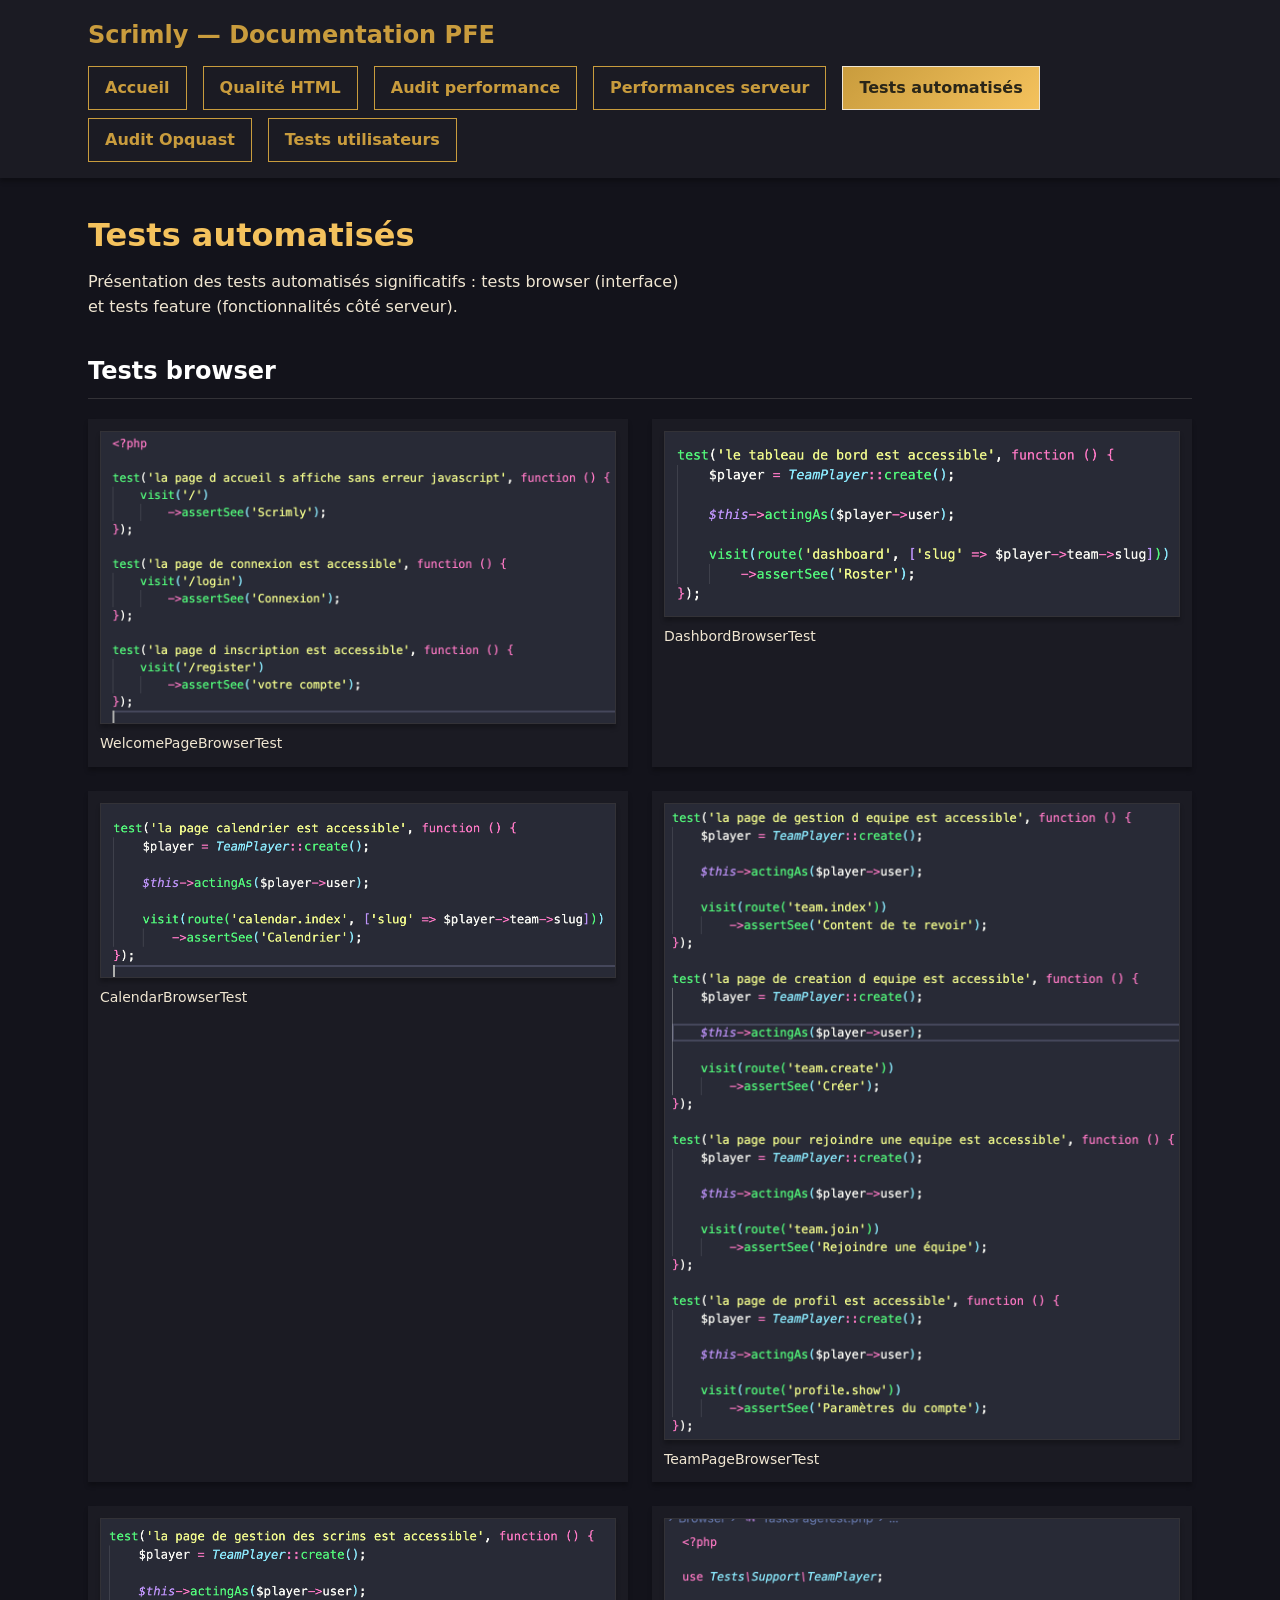
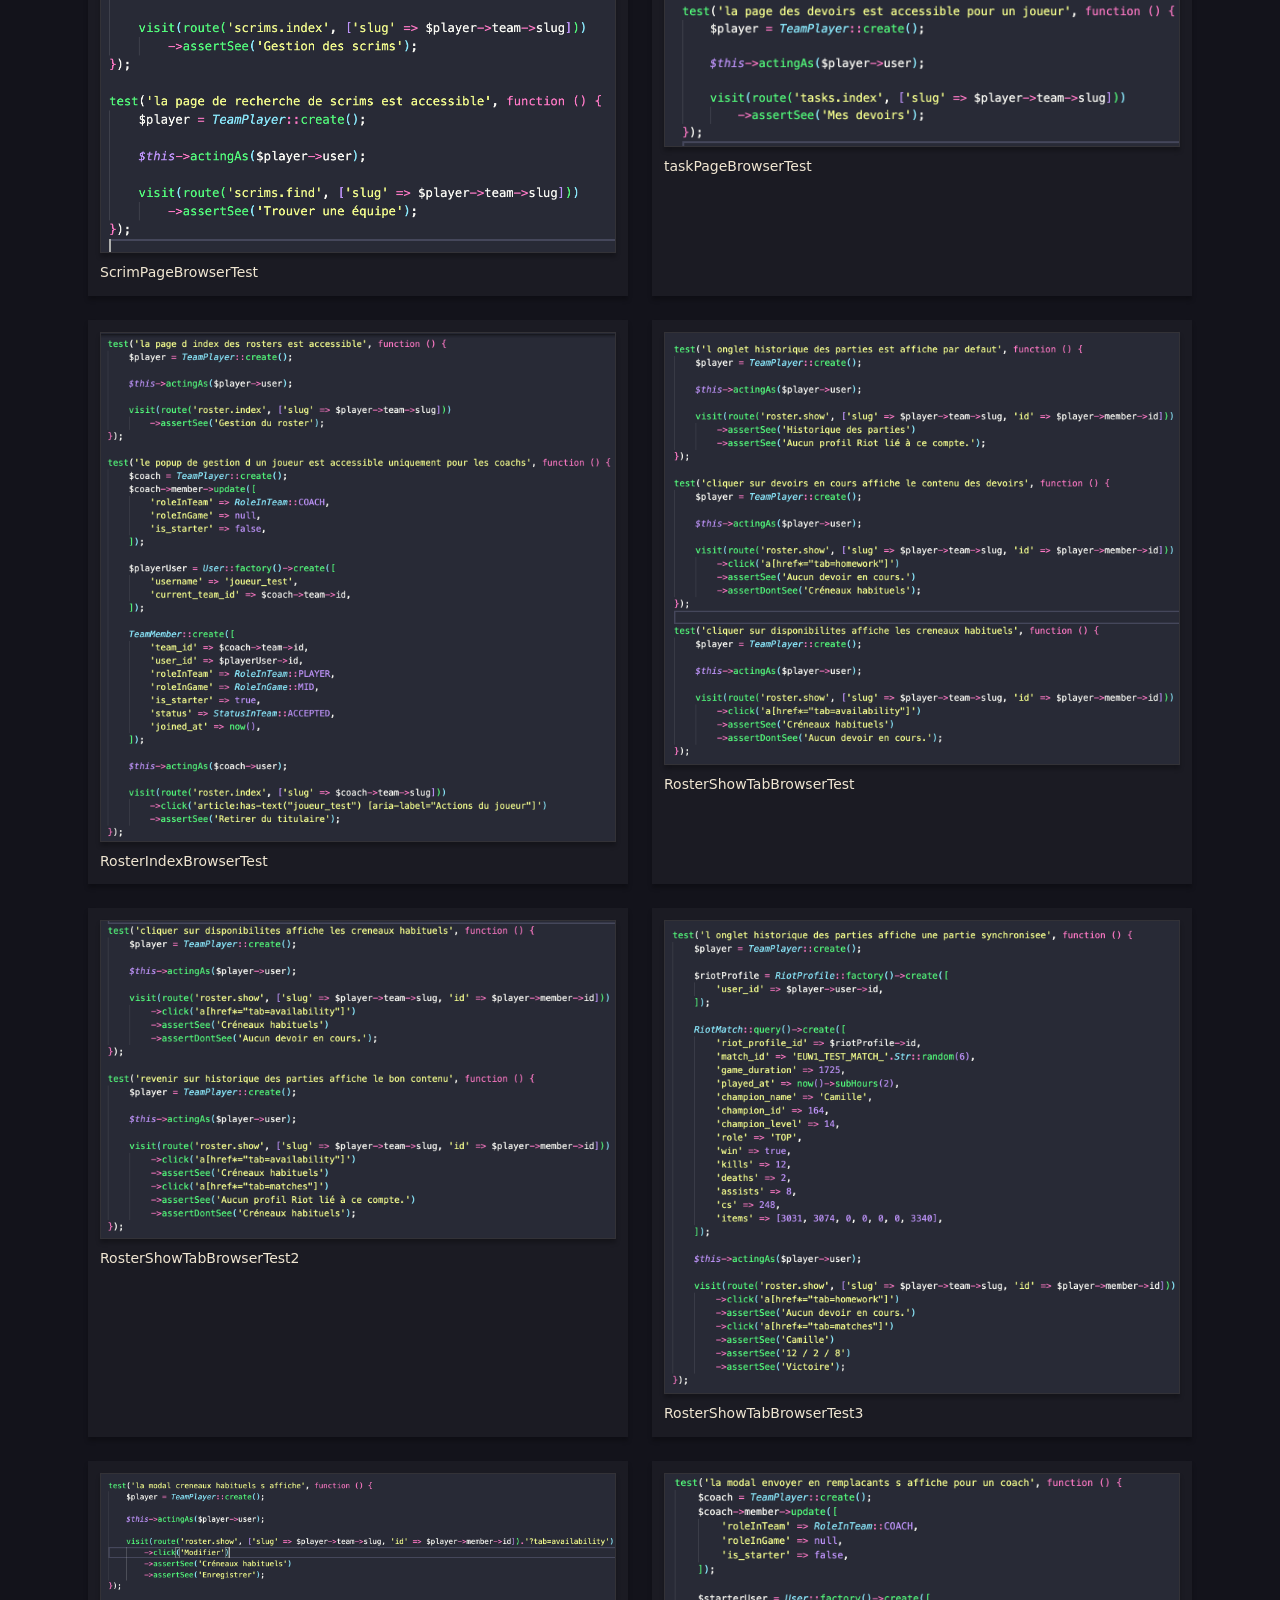
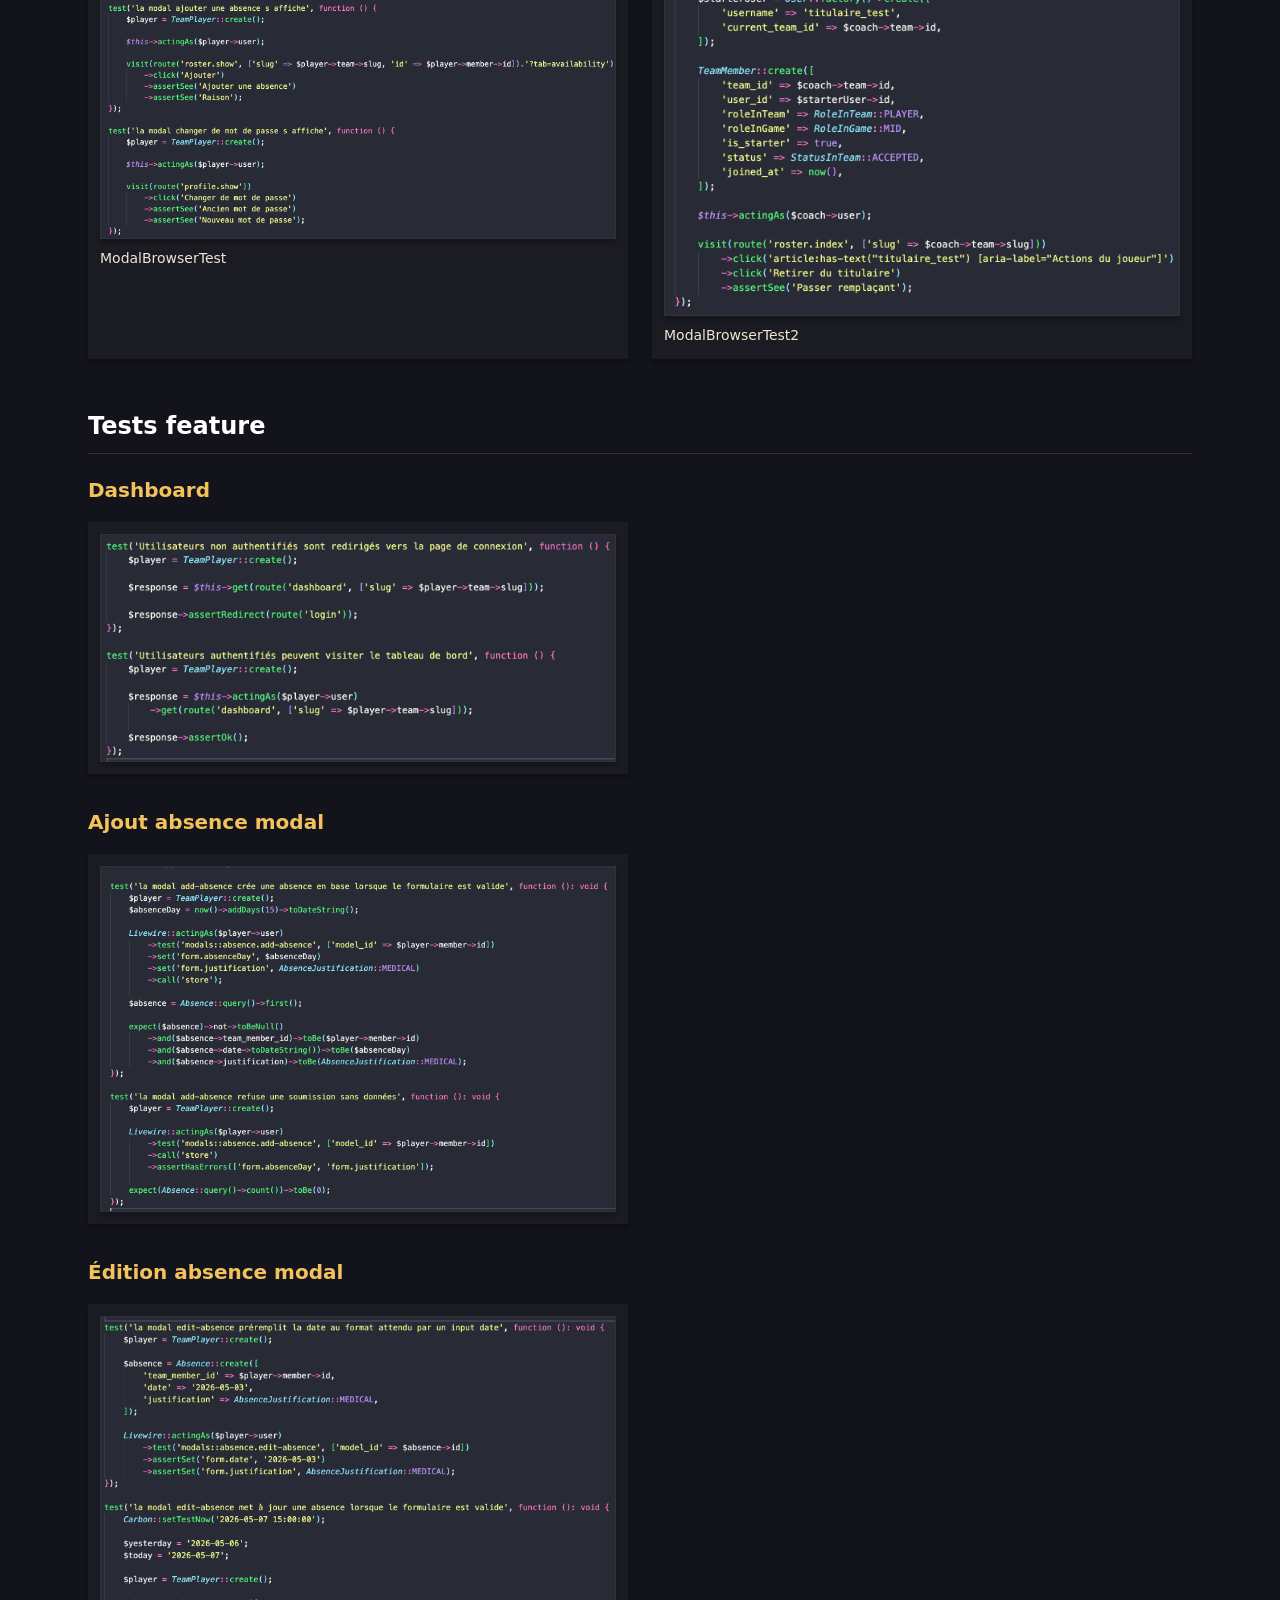
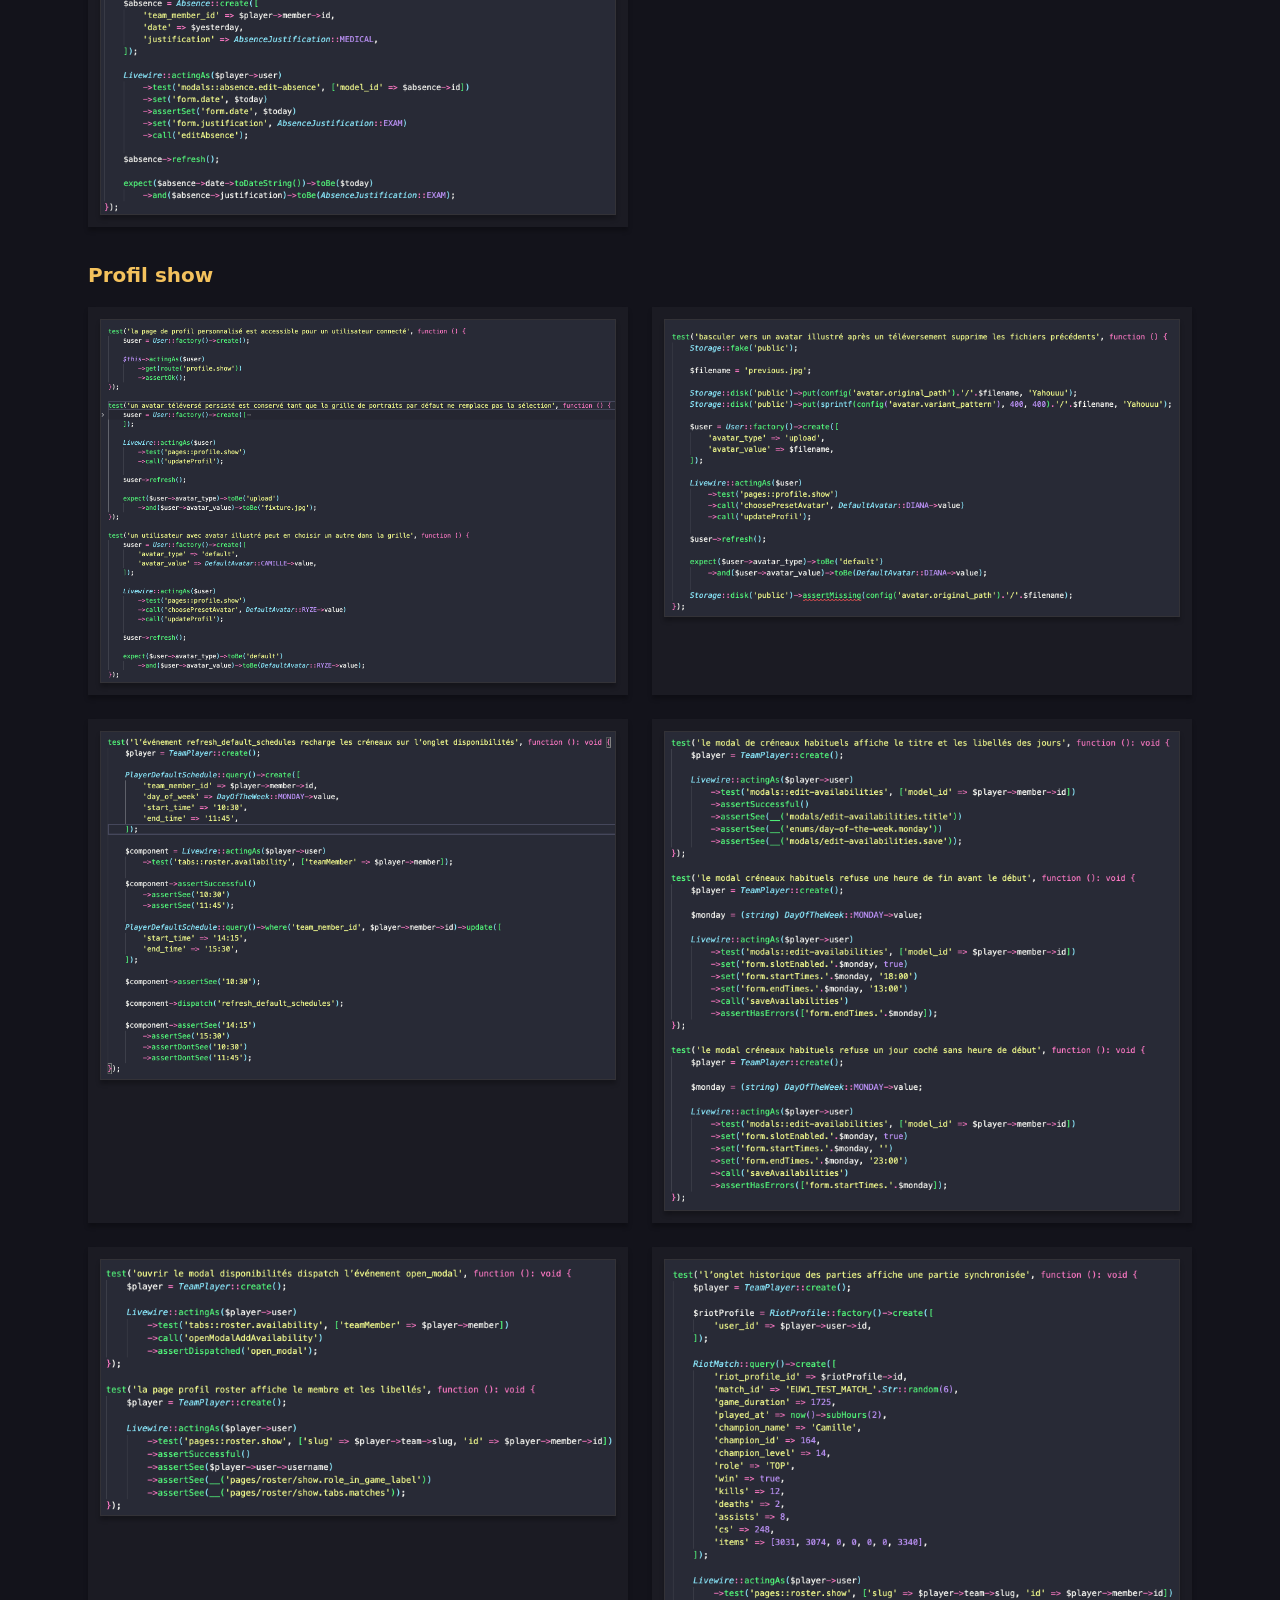
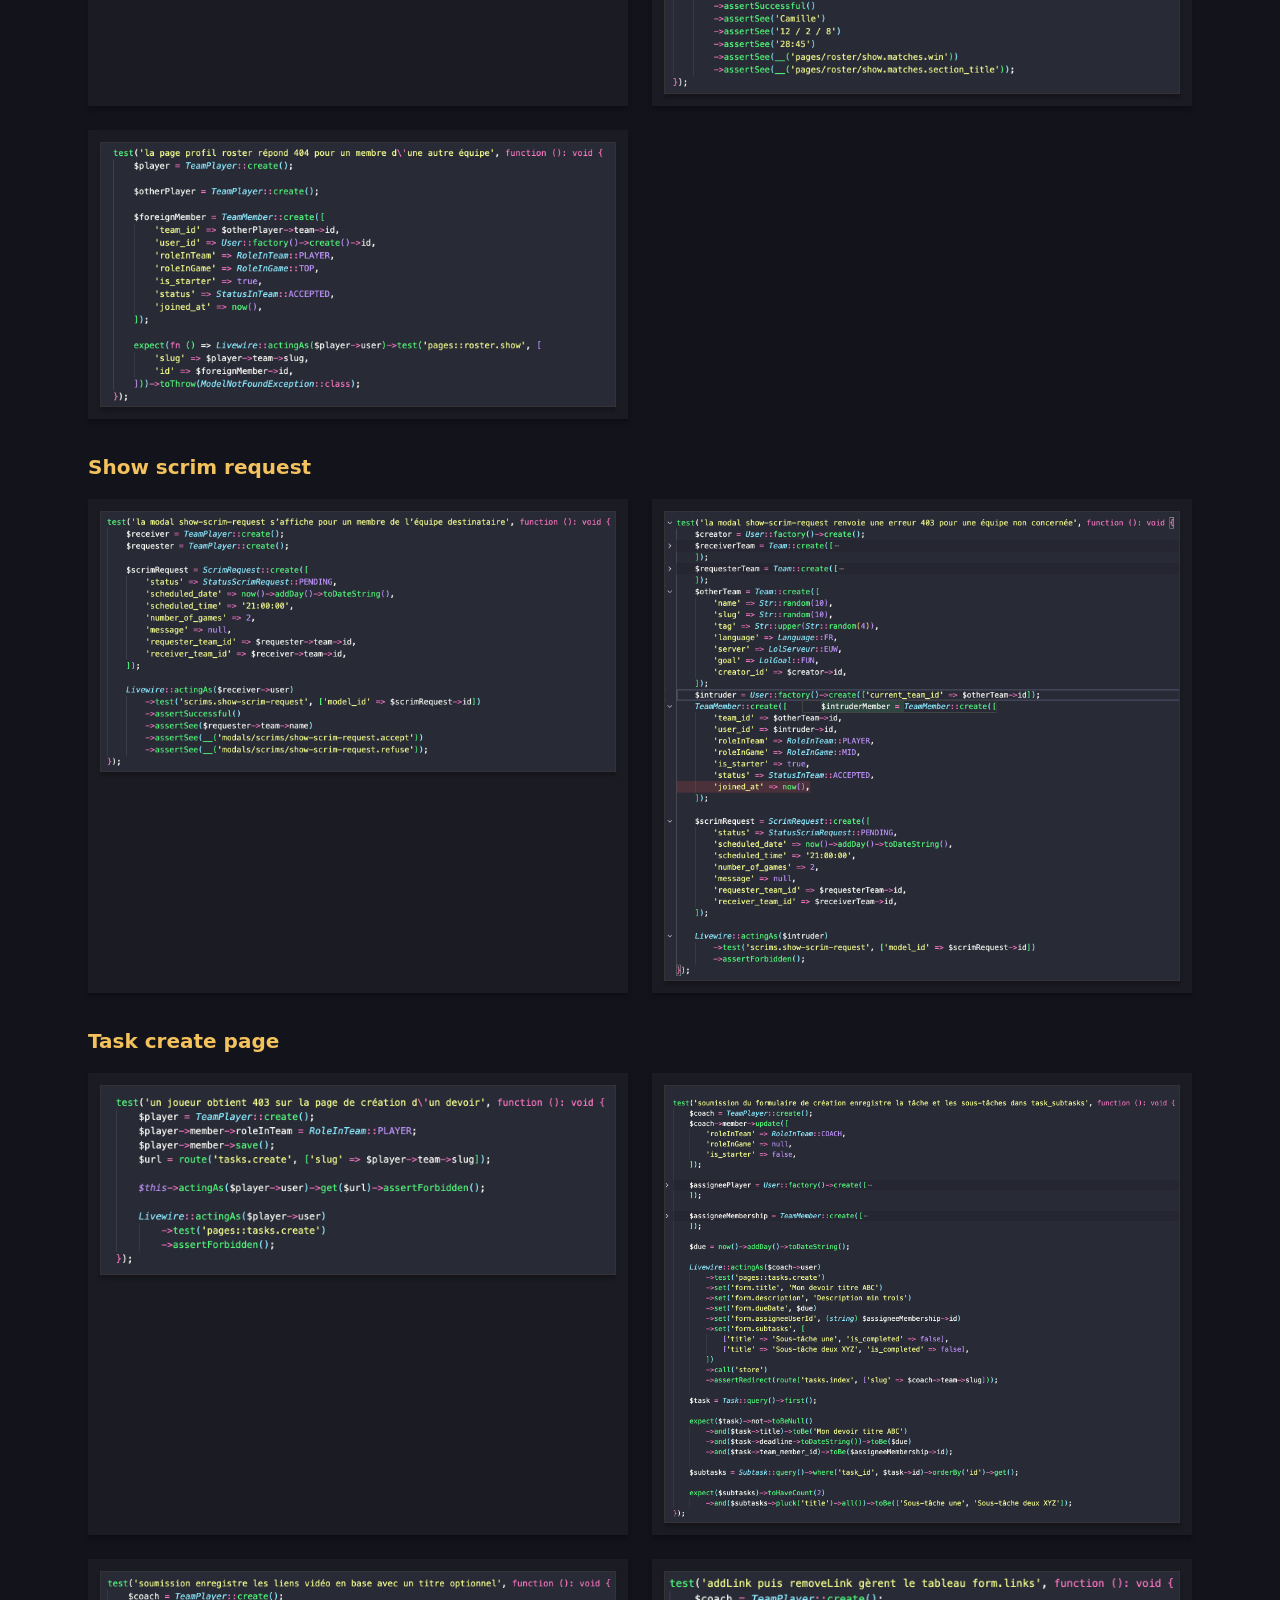
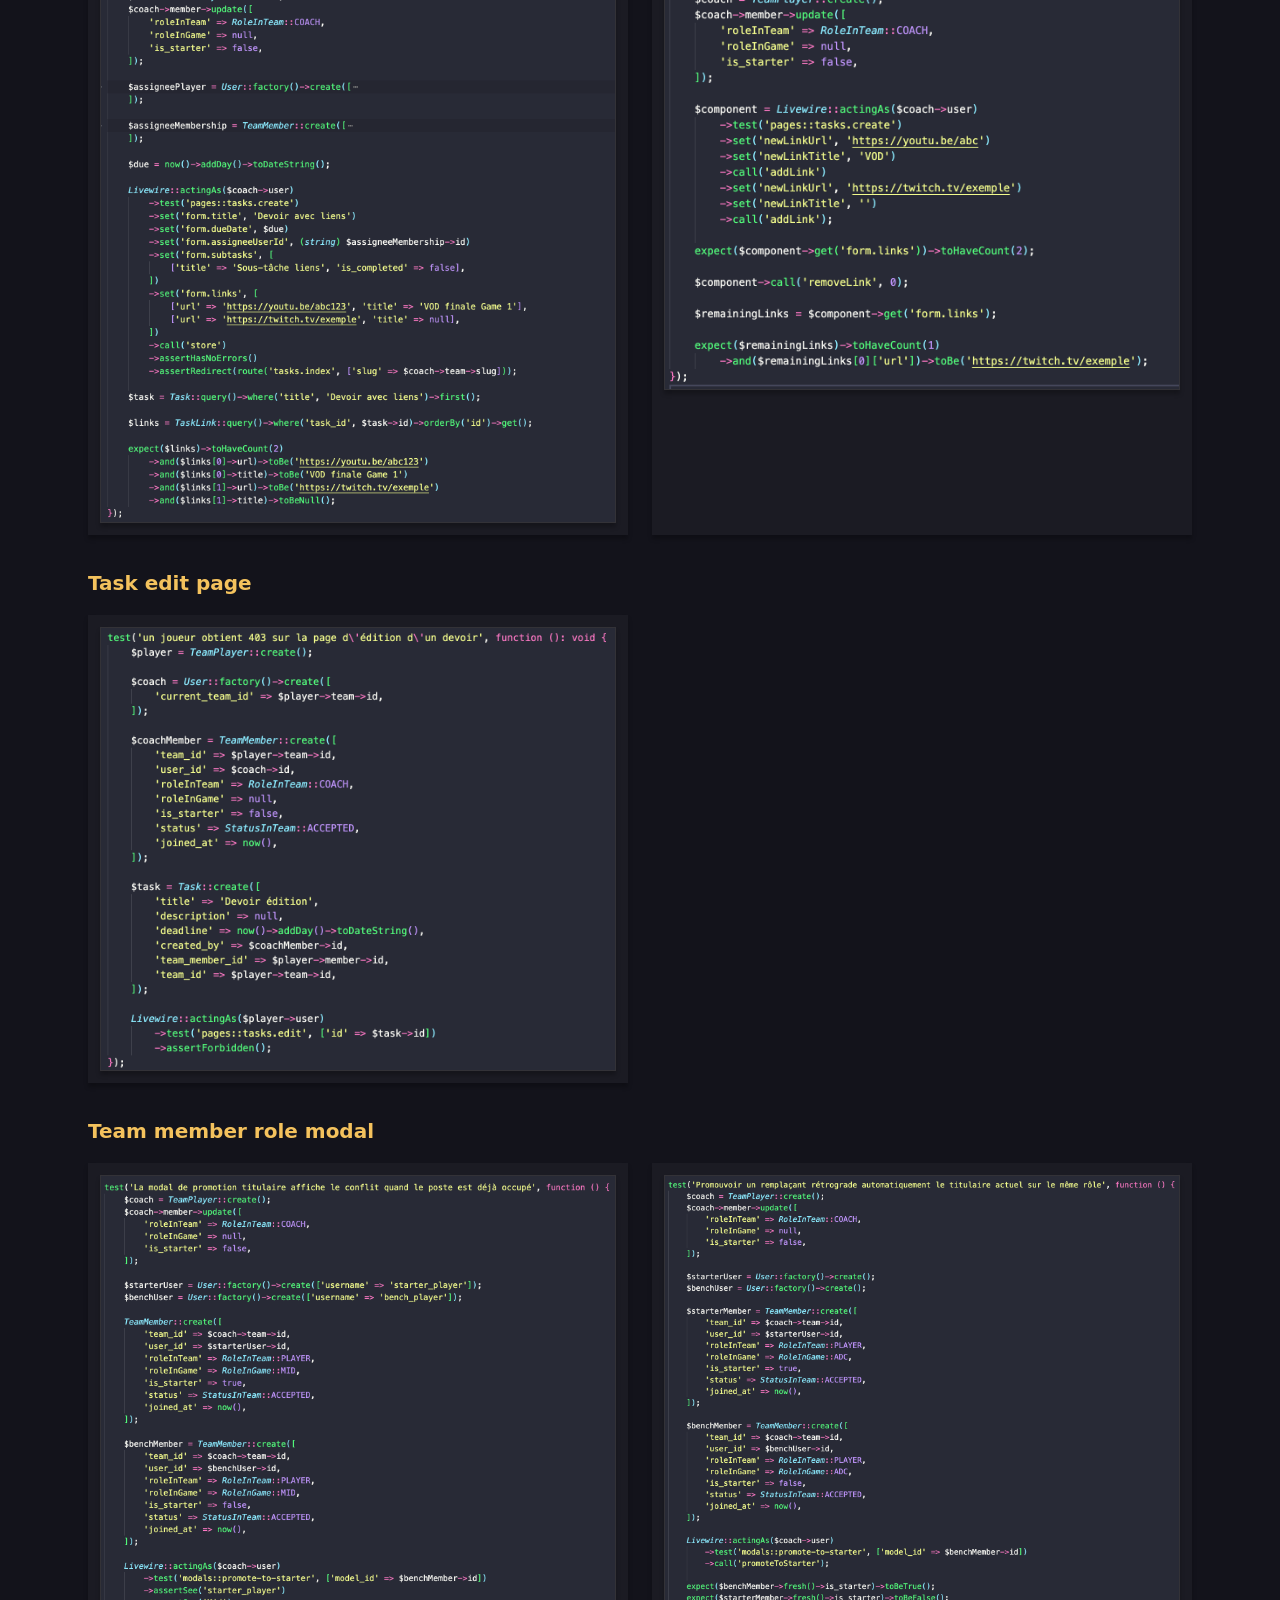
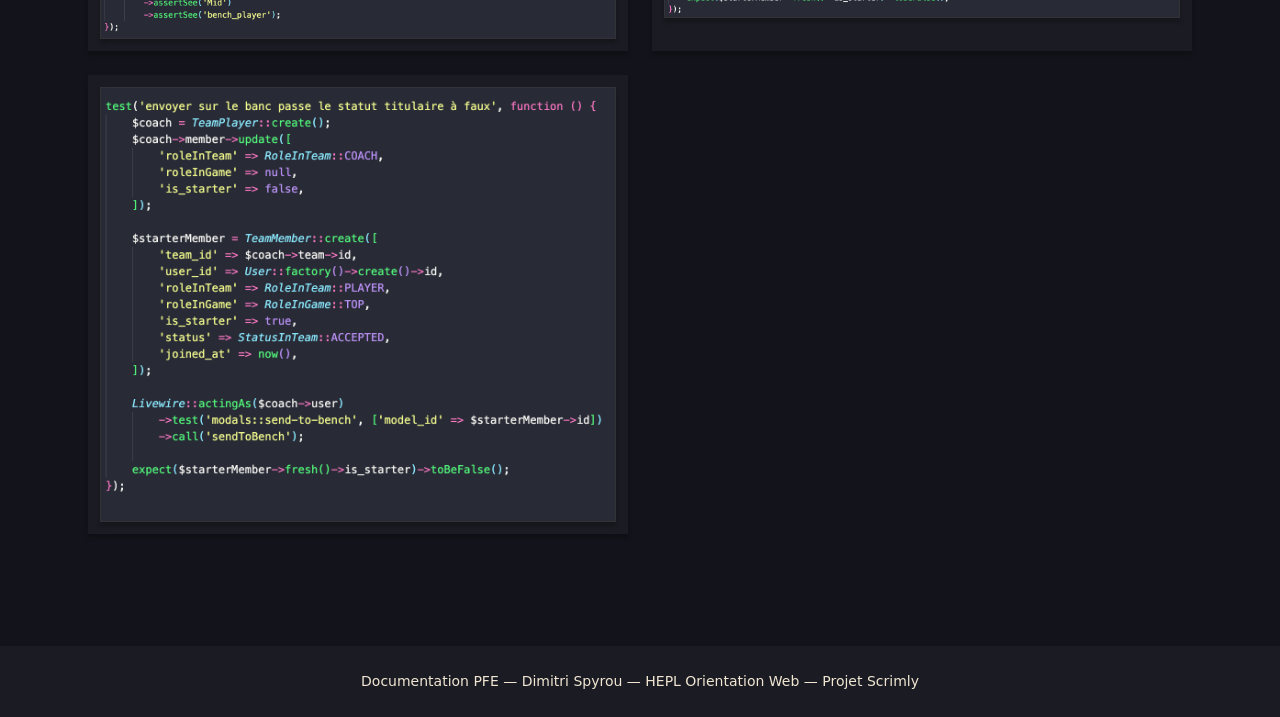
<file: tests-automatises.html>
<!DOCTYPE html>
<html lang="fr">
<head>
    <meta charset="UTF-8">
    <meta name="viewport" content="width=device-width, initial-scale=1.0">
    <title>Tests automatisés — Documentation PFE Scrimly</title>
    <link rel="stylesheet" href="css/style.css">
</head>
<body>
    <a class="skip-link" href="#contenu-principal">Passer au contenu</a>

    <header class="site-header">
        <div class="site-header__inner">
            <p class="site-header__title">Scrimly — Documentation PFE</p>
            <nav class="site-nav" aria-label="Navigation principale">
                <ul class="site-nav__list" role="list">
                    <li><a class="site-nav__link" href="index.html">Accueil</a></li>
                    <li><a class="site-nav__link" href="qualite-html.html">Qualité HTML</a></li>
                    <li><a class="site-nav__link" href="audit-performance.html">Audit performance</a></li>
                    <li><a class="site-nav__link" href="performances-serveur.html">Performances serveur</a></li>
                    <li><a class="site-nav__link site-nav__link--active" href="tests-automatises.html" aria-current="page">Tests automatisés</a></li>
                    <li><a class="site-nav__link" href="audit-opquast.html">Audit Opquast</a></li>
                    <li><a class="site-nav__link" href="tests-utilisateurs.html">Tests utilisateurs</a></li>
                </ul>
            </nav>
        </div>
    </header>

    <main id="contenu-principal" class="site-main">
        <h1 class="page-title">Tests automatisés</h1>
        <p class="page-intro">
            Présentation des tests automatisés significatifs : tests browser (interface)
            et tests feature (fonctionnalités côté serveur).
        </p>

        <section class="section" aria-labelledby="tests-browser">
            <h2 id="tests-browser" class="section__title">Tests browser</h2>
            <ul class="screenshot-grid" role="list">
                <li>
                    <figure class="figure">
                        <img src="Githubpages/test/Browser/WelcomePageBrowserTest.png"
                             alt="Test browser — page d'accueil"
                             loading="lazy">
                        <figcaption class="figure__caption">WelcomePageBrowserTest</figcaption>
                    </figure>
                </li>
                <li>
                    <figure class="figure">
                        <img src="Githubpages/test/Browser/DashbordBrowserTest.png"
                             alt="Test browser — tableau de bord"
                             loading="lazy">
                        <figcaption class="figure__caption">DashbordBrowserTest</figcaption>
                    </figure>
                </li>
                <li>
                    <figure class="figure">
                        <img src="Githubpages/test/Browser/CalendarBrowserTest.png"
                             alt="Test browser — calendrier"
                             loading="lazy">
                        <figcaption class="figure__caption">CalendarBrowserTest</figcaption>
                    </figure>
                </li>
                <li>
                    <figure class="figure">
                        <img src="Githubpages/test/Browser/TeamPageBrowserTest.png"
                             alt="Test browser — page équipe"
                             loading="lazy">
                        <figcaption class="figure__caption">TeamPageBrowserTest</figcaption>
                    </figure>
                </li>
                <li>
                    <figure class="figure">
                        <img src="Githubpages/test/Browser/ScrimPageBrowserTest.png"
                             alt="Test browser — page scrim"
                             loading="lazy">
                        <figcaption class="figure__caption">ScrimPageBrowserTest</figcaption>
                    </figure>
                </li>
                <li>
                    <figure class="figure">
                        <img src="Githubpages/test/Browser/taskPageBrowserTest.png"
                             alt="Test browser — page tâches"
                             loading="lazy">
                        <figcaption class="figure__caption">taskPageBrowserTest</figcaption>
                    </figure>
                </li>
                <li>
                    <figure class="figure">
                        <img src="Githubpages/test/Browser/RosterIndexBrowserTest.png"
                             alt="Test browser — roster index"
                             loading="lazy">
                        <figcaption class="figure__caption">RosterIndexBrowserTest</figcaption>
                    </figure>
                </li>
                <li>
                    <figure class="figure">
                        <img src="Githubpages/test/Browser/RosterShowTabBrowserTest.png"
                             alt="Test browser — roster show onglet 1"
                             loading="lazy">
                        <figcaption class="figure__caption">RosterShowTabBrowserTest</figcaption>
                    </figure>
                </li>
                <li>
                    <figure class="figure">
                        <img src="Githubpages/test/Browser/RosterShowTabBrowserTest2.png"
                             alt="Test browser — roster show onglet 2"
                             loading="lazy">
                        <figcaption class="figure__caption">RosterShowTabBrowserTest2</figcaption>
                    </figure>
                </li>
                <li>
                    <figure class="figure">
                        <img src="Githubpages/test/Browser/RosterShowTabBrowserTest3.png"
                             alt="Test browser — roster show onglet 3"
                             loading="lazy">
                        <figcaption class="figure__caption">RosterShowTabBrowserTest3</figcaption>
                    </figure>
                </li>
                <li>
                    <figure class="figure">
                        <img src="Githubpages/test/Browser/ModalBrowserTest.png"
                             alt="Test browser — modale 1"
                             loading="lazy">
                        <figcaption class="figure__caption">ModalBrowserTest</figcaption>
                    </figure>
                </li>
                <li>
                    <figure class="figure">
                        <img src="Githubpages/test/Browser/ModalBrowserTest2.png"
                             alt="Test browser — modale 2"
                             loading="lazy">
                        <figcaption class="figure__caption">ModalBrowserTest2</figcaption>
                    </figure>
                </li>
            </ul>
        </section>

        <section class="section" aria-labelledby="tests-feature">
            <h2 id="tests-feature" class="section__title">Tests feature</h2>

            <section class="subsection" aria-labelledby="feat-dashboard">
                <h3 id="feat-dashboard" class="subsection__title">Dashboard</h3>
                <ul class="screenshot-grid" role="list">
                    <li>
                        <figure class="figure">
                            <img src="Githubpages/test/Feature/Dashboard/Dashboard.png"
                                 alt="Test feature — dashboard"
                                 loading="lazy">
                        </figure>
                    </li>
                </ul>
            </section>

            <section class="subsection" aria-labelledby="feat-ajout-absence">
                <h3 id="feat-ajout-absence" class="subsection__title">Ajout absence modal</h3>
                <ul class="screenshot-grid" role="list">
                    <li>
                        <figure class="figure">
                            <img src="Githubpages/test/Feature/AjoutAbsenceModal/ModalAbsenceTest.png"
                                 alt="Test feature — modal ajout absence"
                                 loading="lazy">
                        </figure>
                    </li>
                </ul>
            </section>

            <section class="subsection" aria-labelledby="feat-edition-absence">
                <h3 id="feat-edition-absence" class="subsection__title">Édition absence modal</h3>
                <ul class="screenshot-grid" role="list">
                    <li>
                        <figure class="figure">
                            <img src="Githubpages/test/Feature/Edition%20Absence%20modal/EditionAbsenceModalTest.png"
                                 alt="Test feature — modal édition absence"
                                 loading="lazy">
                        </figure>
                    </li>
                </ul>
            </section>

            <section class="subsection" aria-labelledby="feat-profil">
                <h3 id="feat-profil" class="subsection__title">Profil show</h3>
                <ul class="screenshot-grid" role="list">
                    <li>
                        <figure class="figure">
                            <img src="Githubpages/test/Feature/ProfilShow/Capture%20d%E2%80%99%C3%A9cran%202026-06-07%20%C3%A0%2002.56.15.png"
                                 alt="Test feature — profil show 1"
                                 loading="lazy">
                        </figure>
                    </li>
                    <li>
                        <figure class="figure">
                            <img src="Githubpages/test/Feature/ProfilShow/Capture%20d%E2%80%99%C3%A9cran%202026-06-07%20%C3%A0%2002.56.26.png"
                                 alt="Test feature — profil show 2"
                                 loading="lazy">
                        </figure>
                    </li>
                    <li>
                        <figure class="figure">
                            <img src="Githubpages/test/Feature/ProfilShow/Capture%20d%E2%80%99%C3%A9cran%202026-06-07%20%C3%A0%2002.57.12.png"
                                 alt="Test feature — profil show 3"
                                 loading="lazy">
                        </figure>
                    </li>
                    <li>
                        <figure class="figure">
                            <img src="Githubpages/test/Feature/ProfilShow/Capture%20d%E2%80%99%C3%A9cran%202026-06-07%20%C3%A0%2002.57.24.png"
                                 alt="Test feature — profil show 4"
                                 loading="lazy">
                        </figure>
                    </li>
                    <li>
                        <figure class="figure">
                            <img src="Githubpages/test/Feature/ProfilShow/Capture%20d%E2%80%99%C3%A9cran%202026-06-07%20%C3%A0%2002.57.40.png"
                                 alt="Test feature — profil show 5"
                                 loading="lazy">
                        </figure>
                    </li>
                    <li>
                        <figure class="figure">
                            <img src="Githubpages/test/Feature/ProfilShow/Capture%20d%E2%80%99%C3%A9cran%202026-06-07%20%C3%A0%2002.57.51.png"
                                 alt="Test feature — profil show 6"
                                 loading="lazy">
                        </figure>
                    </li>
                    <li>
                        <figure class="figure">
                            <img src="Githubpages/test/Feature/ProfilShow/Capture%20d%E2%80%99%C3%A9cran%202026-06-07%20%C3%A0%2002.57.57.png"
                                 alt="Test feature — profil show 7"
                                 loading="lazy">
                        </figure>
                    </li>
                </ul>
            </section>

            <section class="subsection" aria-labelledby="feat-scrim-request">
                <h3 id="feat-scrim-request" class="subsection__title">Show scrim request</h3>
                <ul class="screenshot-grid" role="list">
                    <li>
                        <figure class="figure">
                            <img src="Githubpages/test/Feature/ShowScrimRequest/Capture%20d%E2%80%99%C3%A9cran%202026-06-07%20%C3%A0%2002.59.23.png"
                                 alt="Test feature — show scrim request 1"
                                 loading="lazy">
                        </figure>
                    </li>
                    <li>
                        <figure class="figure">
                            <img src="Githubpages/test/Feature/ShowScrimRequest/Capture%20d%E2%80%99%C3%A9cran%202026-06-07%20%C3%A0%2002.59.54.png"
                                 alt="Test feature — show scrim request 2"
                                 loading="lazy">
                        </figure>
                    </li>
                </ul>
            </section>

            <section class="subsection" aria-labelledby="feat-task-create">
                <h3 id="feat-task-create" class="subsection__title">Task create page</h3>
                <ul class="screenshot-grid" role="list">
                    <li>
                        <figure class="figure">
                            <img src="Githubpages/test/Feature/TaskCreatePage/Capture%20d%E2%80%99%C3%A9cran%202026-06-07%20%C3%A0%2003.00.48.png"
                                 alt="Test feature — task create 1"
                                 loading="lazy">
                        </figure>
                    </li>
                    <li>
                        <figure class="figure">
                            <img src="Githubpages/test/Feature/TaskCreatePage/Capture%20d%E2%80%99%C3%A9cran%202026-06-07%20%C3%A0%2003.01.05.png"
                                 alt="Test feature — task create 2"
                                 loading="lazy">
                        </figure>
                    </li>
                    <li>
                        <figure class="figure">
                            <img src="Githubpages/test/Feature/TaskCreatePage/Capture%20d%E2%80%99%C3%A9cran%202026-06-07%20%C3%A0%2003.01.26.png"
                                 alt="Test feature — task create 3"
                                 loading="lazy">
                        </figure>
                    </li>
                    <li>
                        <figure class="figure">
                            <img src="Githubpages/test/Feature/TaskCreatePage/Capture%20d%E2%80%99%C3%A9cran%202026-06-07%20%C3%A0%2003.01.36.png"
                                 alt="Test feature — task create 4"
                                 loading="lazy">
                        </figure>
                    </li>
                </ul>
            </section>

            <section class="subsection" aria-labelledby="feat-task-edit">
                <h3 id="feat-task-edit" class="subsection__title">Task edit page</h3>
                <ul class="screenshot-grid" role="list">
                    <li>
                        <figure class="figure">
                            <img src="Githubpages/test/Feature/TaskEditPage/Capture%20d%E2%80%99%C3%A9cran%202026-06-07%20%C3%A0%2003.02.54.png"
                                 alt="Test feature — task edit"
                                 loading="lazy">
                        </figure>
                    </li>
                </ul>
            </section>

            <section class="subsection" aria-labelledby="feat-team-role">
                <h3 id="feat-team-role" class="subsection__title">Team member role modal</h3>
                <ul class="screenshot-grid" role="list">
                    <li>
                        <figure class="figure">
                            <img src="Githubpages/test/Feature/TeamMemberROleModal/Capture%20d%E2%80%99%C3%A9cran%202026-06-07%20%C3%A0%2003.04.40.png"
                                 alt="Test feature — team member role modal 1"
                                 loading="lazy">
                        </figure>
                    </li>
                    <li>
                        <figure class="figure">
                            <img src="Githubpages/test/Feature/TeamMemberROleModal/Capture%20d%E2%80%99%C3%A9cran%202026-06-07%20%C3%A0%2003.05.01.png"
                                 alt="Test feature — team member role modal 2"
                                 loading="lazy">
                        </figure>
                    </li>
                    <li>
                        <figure class="figure">
                            <img src="Githubpages/test/Feature/TeamMemberROleModal/Capture%20d%E2%80%99%C3%A9cran%202026-06-07%20%C3%A0%2003.05.18.png"
                                 alt="Test feature — team member role modal 3"
                                 loading="lazy">
                        </figure>
                    </li>
                </ul>
            </section>
        </section>
    </main>

    <footer class="site-footer">
        <p>Documentation PFE — Dimitri Spyrou — HEPL Orientation Web — Projet Scrimly</p>
    </footer>
</body>
</html>
</file>
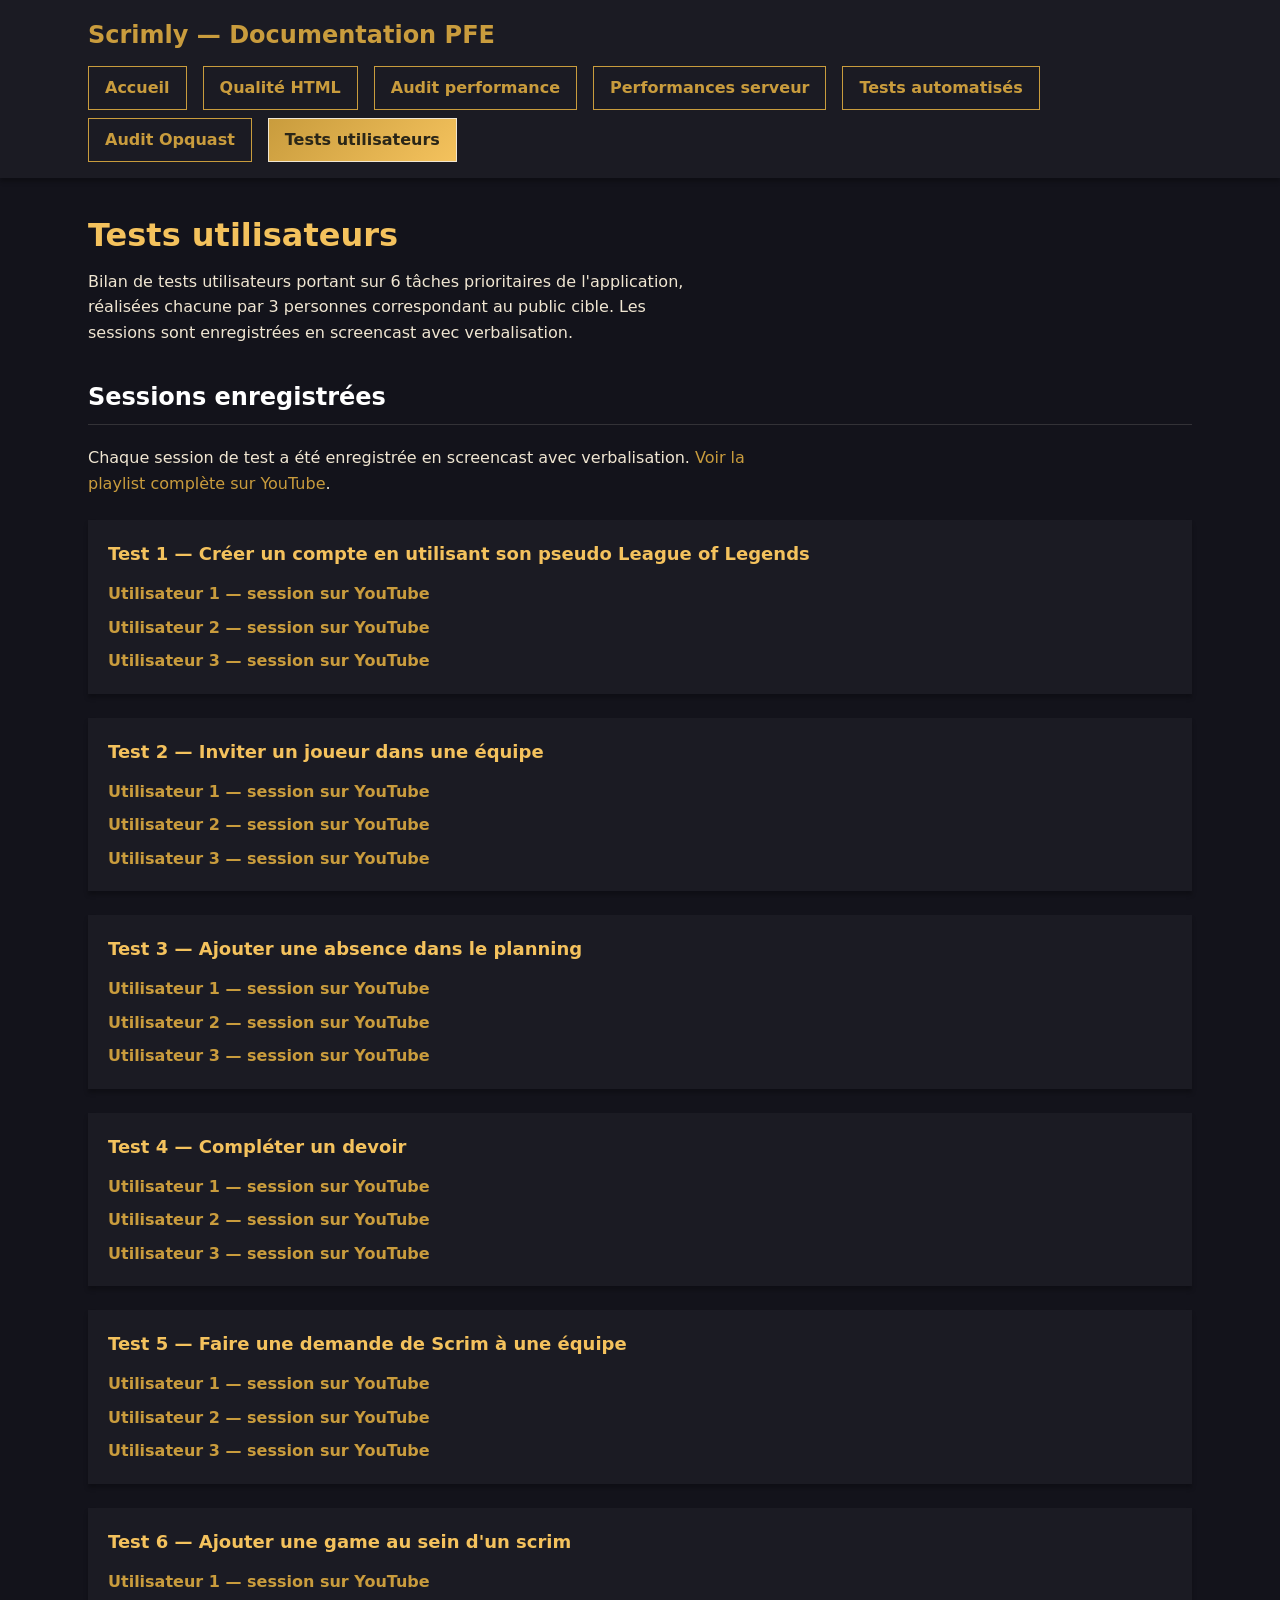
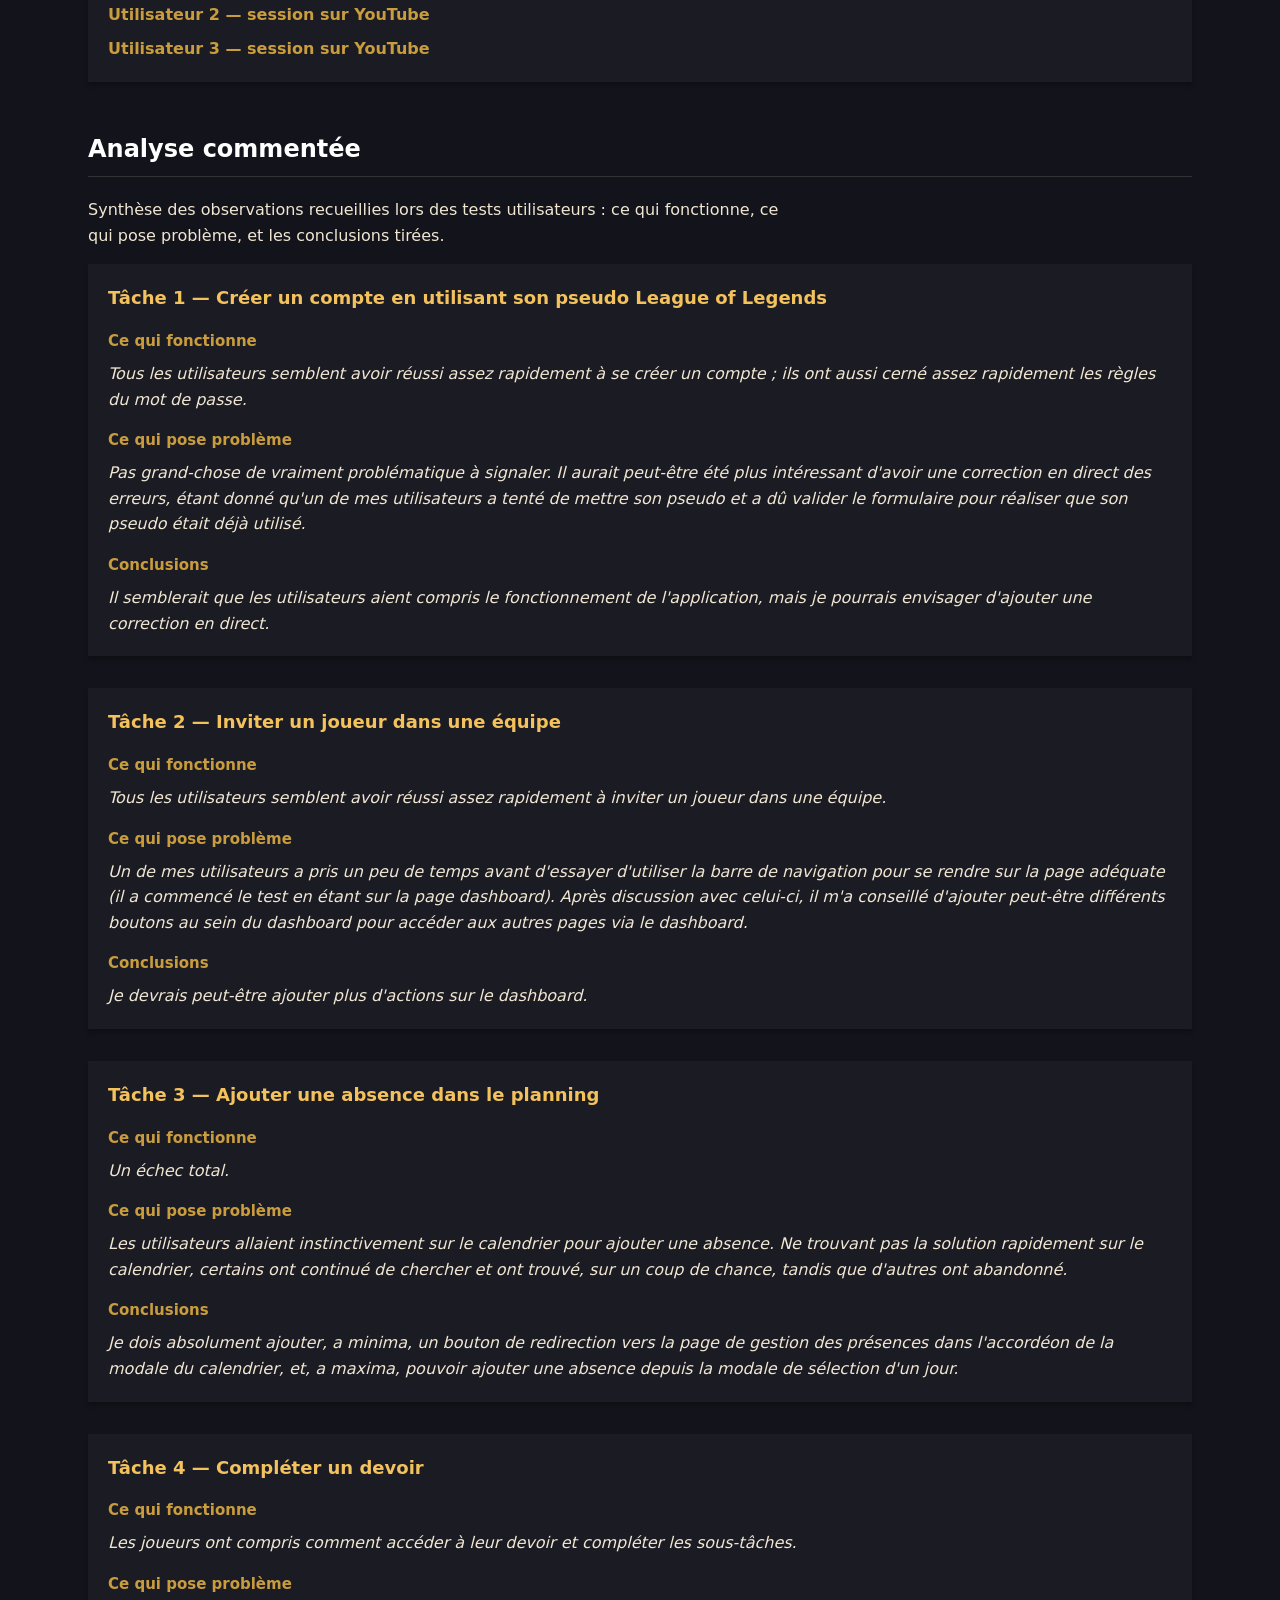
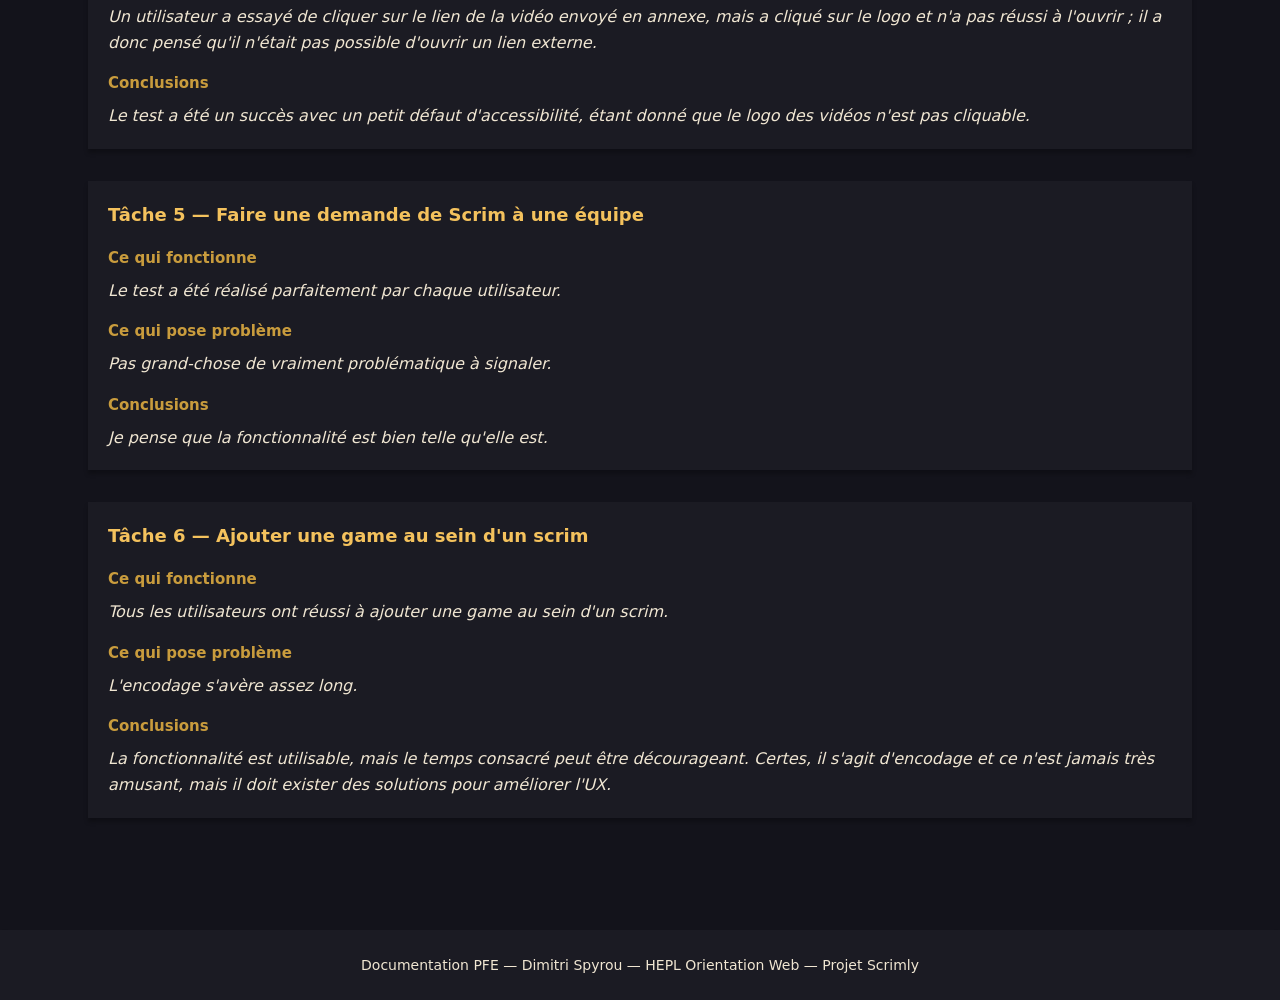
<file: tests-utilisateurs.html>
<!DOCTYPE html>
<html lang="fr">
<head>
    <meta charset="UTF-8">
    <meta name="viewport" content="width=device-width, initial-scale=1.0">
    <title>Tests utilisateurs — Documentation PFE Scrimly</title>
    <link rel="stylesheet" href="css/style.css">
</head>
<body>
    <a class="skip-link" href="#contenu-principal">Passer au contenu</a>

    <header class="site-header">
        <div class="site-header__inner">
            <p class="site-header__title">Scrimly — Documentation PFE</p>
            <nav class="site-nav" aria-label="Navigation principale">
                <ul class="site-nav__list" role="list">
                    <li><a class="site-nav__link" href="index.html">Accueil</a></li>
                    <li><a class="site-nav__link" href="qualite-html.html">Qualité HTML</a></li>
                    <li><a class="site-nav__link" href="audit-performance.html">Audit performance</a></li>
                    <li><a class="site-nav__link" href="performances-serveur.html">Performances serveur</a></li>
                    <li><a class="site-nav__link" href="tests-automatises.html">Tests automatisés</a></li>
                    <li><a class="site-nav__link" href="audit-opquast.html">Audit Opquast</a></li>
                    <li><a class="site-nav__link site-nav__link--active" href="tests-utilisateurs.html" aria-current="page">Tests utilisateurs</a></li>
                </ul>
            </nav>
        </div>
    </header>

    <main id="contenu-principal" class="site-main">
        <h1 class="page-title">Tests utilisateurs</h1>
        <p class="page-intro">
            Bilan de tests utilisateurs portant sur 6 tâches prioritaires de l'application,
            réalisées chacune par 3 personnes correspondant au public cible.
            Les sessions sont enregistrées en screencast avec verbalisation.
        </p>

        <section class="section" aria-labelledby="sessions">
            <h2 id="sessions" class="section__title">Sessions enregistrées</h2>
            <p class="prose">
                Chaque session de test a été enregistrée en screencast avec verbalisation.
                <a href="https://www.youtube.com/playlist?list=PL_uWm_nY57yT_PaulpKq_TQR-XZd9tTI9">Voir la playlist complète sur YouTube</a>.
            </p>

            <ul class="video-links" role="list">
                <li class="video-links__group">
                    <h3 class="video-links__title">Test 1 — Créer un compte en utilisant son pseudo League of Legends</h3>
                    <ul role="list">
                        <li><a href="https://www.youtube.com/watch?v=VdenvikGzhk&list=PL_uWm_nY57yT_PaulpKq_TQR-XZd9tTI9&index=7" target="_blank" rel="noopener noreferrer">Utilisateur 1 — session sur YouTube</a></li>
                        <li><a href="https://www.youtube.com/watch?v=n7wsMKzqU2g&list=PL_uWm_nY57yT_PaulpKq_TQR-XZd9tTI9&index=4" target="_blank" rel="noopener noreferrer">Utilisateur 2 — session sur YouTube</a></li>
                        <li><a href="https://www.youtube.com/watch?v=9qEE-2F1z_4&list=PL_uWm_nY57yT_PaulpKq_TQR-XZd9tTI9&index=17" target="_blank" rel="noopener noreferrer">Utilisateur 3 — session sur YouTube</a></li>
                    </ul>
                </li>
                <li class="video-links__group">
                    <h3 class="video-links__title">Test 2 — Inviter un joueur dans une équipe</h3>
                    <ul role="list">
                        <li><a href="https://www.youtube.com/watch?v=tKw93PcINkk&list=PL_uWm_nY57yT_PaulpKq_TQR-XZd9tTI9&index=11" target="_blank" rel="noopener noreferrer">Utilisateur 1 — session sur YouTube</a></li>
                        <li><a href="https://www.youtube.com/watch?v=D6COQJYw9M4&list=PL_uWm_nY57yT_PaulpKq_TQR-XZd9tTI9&index=12" target="_blank" rel="noopener noreferrer">Utilisateur 2 — session sur YouTube</a></li>
                        <li><a href="https://www.youtube.com/watch?v=Bw_15i4wGX4&list=PL_uWm_nY57yT_PaulpKq_TQR-XZd9tTI9&index=1" target="_blank" rel="noopener noreferrer">Utilisateur 3 — session sur YouTube</a></li>
                    </ul>
                </li>
                <li class="video-links__group">
                    <h3 class="video-links__title">Test 3 — Ajouter une absence dans le planning</h3>
                    <ul role="list">
                        <li><a href="https://www.youtube.com/watch?v=AufVHTEZvts&list=PL_uWm_nY57yT_PaulpKq_TQR-XZd9tTI9&index=6" target="_blank" rel="noopener noreferrer">Utilisateur 1 — session sur YouTube</a></li>
                        <li><a href="https://www.youtube.com/watch?v=ud01vEfEnL4&list=PL_uWm_nY57yT_PaulpKq_TQR-XZd9tTI9&index=5" target="_blank" rel="noopener noreferrer">Utilisateur 2 — session sur YouTube</a></li>
                        <li><a href="https://www.youtube.com/watch?v=7Er9UWBlWYM&list=PL_uWm_nY57yT_PaulpKq_TQR-XZd9tTI9&index=18" target="_blank" rel="noopener noreferrer">Utilisateur 3 — session sur YouTube</a></li>
                    </ul>
                </li>
                <li class="video-links__group">
                    <h3 class="video-links__title">Test 4 — Compléter un devoir</h3>
                    <ul role="list">
                        <li><a href="https://www.youtube.com/watch?v=0CZw-lTUk2Q&list=PL_uWm_nY57yT_PaulpKq_TQR-XZd9tTI9&index=8" target="_blank" rel="noopener noreferrer">Utilisateur 1 — session sur YouTube</a></li>
                        <li><a href="https://www.youtube.com/watch?v=EJHb1Y5L0Vo&list=PL_uWm_nY57yT_PaulpKq_TQR-XZd9tTI9&index=13" target="_blank" rel="noopener noreferrer">Utilisateur 2 — session sur YouTube</a></li>
                        <li><a href="https://www.youtube.com/watch?v=itqsablG2a4&list=PL_uWm_nY57yT_PaulpKq_TQR-XZd9tTI9&index=16" target="_blank" rel="noopener noreferrer">Utilisateur 3 — session sur YouTube</a></li>
                    </ul>
                </li>
                <li class="video-links__group">
                    <h3 class="video-links__title">Test 5 — Faire une demande de Scrim à une équipe</h3>
                    <ul role="list">
                        <li><a href="https://www.youtube.com/watch?v=W3bQQ2QIAWI&list=PL_uWm_nY57yT_PaulpKq_TQR-XZd9tTI9&index=10" target="_blank" rel="noopener noreferrer">Utilisateur 1 — session sur YouTube</a></li>
                        <li><a href="https://www.youtube.com/watch?v=oPhfxy0Ej-U&list=PL_uWm_nY57yT_PaulpKq_TQR-XZd9tTI9&index=14" target="_blank" rel="noopener noreferrer">Utilisateur 2 — session sur YouTube</a></li>
                        <li><a href="https://www.youtube.com/watch?v=0gmlEjkrUCo&list=PL_uWm_nY57yT_PaulpKq_TQR-XZd9tTI9&index=16" target="_blank" rel="noopener noreferrer">Utilisateur 3 — session sur YouTube</a></li>
                    </ul>
                </li>
                <li class="video-links__group">
                    <h3 class="video-links__title">Test 6 — Ajouter une game au sein d'un scrim</h3>
                    <ul role="list">
                        <li><a href="https://www.youtube.com/watch?v=wDtwNkOhCi4&list=PL_uWm_nY57yT_PaulpKq_TQR-XZd9tTI9&index=9" target="_blank" rel="noopener noreferrer">Utilisateur 1 — session sur YouTube</a></li>
                        <li><a href="https://www.youtube.com/watch?v=zPs5rTfciMg&list=PL_uWm_nY57yT_PaulpKq_TQR-XZd9tTI9&index=3" target="_blank" rel="noopener noreferrer">Utilisateur 2 — session sur YouTube</a></li>
                        <li><a href="https://www.youtube.com/watch?v=AB52qp8lHIA&list=PL_uWm_nY57yT_PaulpKq_TQR-XZd9tTI9&index=2" target="_blank" rel="noopener noreferrer">Utilisateur 3 — session sur YouTube</a></li>
                    </ul>
                </li>
            </ul>
        </section>

        <section class="section" aria-labelledby="analyse">
            <h2 id="analyse" class="section__title">Analyse commentée</h2>
            <p class="prose">
                Synthèse des observations recueillies lors des tests utilisateurs :
                ce qui fonctionne, ce qui pose problème, et les conclusions tirées.
            </p>

            <article class="task-block" aria-labelledby="tache-1">
                <h3 id="tache-1" class="task-block__title">Tâche 1 — Créer un compte en utilisant son pseudo League of Legends</h3>
                <h4>Ce qui fonctionne</h4>
                <p>Tous les utilisateurs semblent avoir réussi assez rapidement à se créer un compte ; ils ont aussi cerné assez rapidement les règles du mot de passe.</p>
                <h4>Ce qui pose problème</h4>
                <p>Pas grand-chose de vraiment problématique à signaler. Il aurait peut-être été plus intéressant d'avoir une correction en direct des erreurs, étant donné qu'un de mes utilisateurs a tenté de mettre son pseudo et a dû valider le formulaire pour réaliser que son pseudo était déjà utilisé.</p>
                <h4>Conclusions</h4>
                <p>Il semblerait que les utilisateurs aient compris le fonctionnement de l'application, mais je pourrais envisager d'ajouter une correction en direct.</p>
            </article>

            <article class="task-block" aria-labelledby="tache-2">
                <h3 id="tache-2" class="task-block__title">Tâche 2 — Inviter un joueur dans une équipe</h3>
                <h4>Ce qui fonctionne</h4>
                <p>Tous les utilisateurs semblent avoir réussi assez rapidement à inviter un joueur dans une équipe.</p>
                <h4>Ce qui pose problème</h4>
                <p>Un de mes utilisateurs a pris un peu de temps avant d'essayer d'utiliser la barre de navigation pour se rendre sur la page adéquate (il a commencé le test en étant sur la page dashboard). Après discussion avec celui-ci, il m'a conseillé d'ajouter peut-être différents boutons au sein du dashboard pour accéder aux autres pages via le dashboard.</p>
                <h4>Conclusions</h4>
                <p>Je devrais peut-être ajouter plus d'actions sur le dashboard.</p>
            </article>

            <article class="task-block" aria-labelledby="tache-3">
                <h3 id="tache-3" class="task-block__title">Tâche 3 — Ajouter une absence dans le planning</h3>
                <h4>Ce qui fonctionne</h4>
                <p>Un échec total.</p>
                <h4>Ce qui pose problème</h4>
                <p>Les utilisateurs allaient instinctivement sur le calendrier pour ajouter une absence. Ne trouvant pas la solution rapidement sur le calendrier, certains ont continué de chercher et ont trouvé, sur un coup de chance, tandis que d'autres ont abandonné.</p>
                <h4>Conclusions</h4>
                <p>Je dois absolument ajouter, a minima, un bouton de redirection vers la page de gestion des présences dans l'accordéon de la modale du calendrier, et, a maxima, pouvoir ajouter une absence depuis la modale de sélection d'un jour.</p>
            </article>

            <article class="task-block" aria-labelledby="tache-4">
                <h3 id="tache-4" class="task-block__title">Tâche 4 — Compléter un devoir</h3>
                <h4>Ce qui fonctionne</h4>
                <p>Les joueurs ont compris comment accéder à leur devoir et compléter les sous-tâches.</p>
                <h4>Ce qui pose problème</h4>
                <p>Un utilisateur a essayé de cliquer sur le lien de la vidéo envoyé en annexe, mais a cliqué sur le logo et n'a pas réussi à l'ouvrir ; il a donc pensé qu'il n'était pas possible d'ouvrir un lien externe.</p>
                <h4>Conclusions</h4>
                <p>Le test a été un succès avec un petit défaut d'accessibilité, étant donné que le logo des vidéos n'est pas cliquable.</p>
            </article>

            <article class="task-block" aria-labelledby="tache-5">
                <h3 id="tache-5" class="task-block__title">Tâche 5 — Faire une demande de Scrim à une équipe</h3>
                <h4>Ce qui fonctionne</h4>
                <p>Le test a été réalisé parfaitement par chaque utilisateur.</p>
                <h4>Ce qui pose problème</h4>
                <p>Pas grand-chose de vraiment problématique à signaler.</p>
                <h4>Conclusions</h4>
                <p>Je pense que la fonctionnalité est bien telle qu'elle est.</p>
            </article>
            <article class="task-block" aria-labelledby="tache-6">
                <h3 id="tache-6" class="task-block__title">Tâche 6 — Ajouter une game au sein d'un scrim</h3>
                <h4>Ce qui fonctionne</h4>
                <p>Tous les utilisateurs ont réussi à ajouter une game au sein d'un scrim.</p>
                <h4>Ce qui pose problème</h4>
                <p>L'encodage s'avère assez long.</p>
                <h4>Conclusions</h4>
                <p>La fonctionnalité est utilisable, mais le temps consacré peut être décourageant. Certes, il s'agit d'encodage et ce n'est jamais très amusant, mais il doit exister des solutions pour améliorer l'UX.</p>
            </article>

        </section>
    </main>

    <footer class="site-footer">
        <p>Documentation PFE — Dimitri Spyrou — HEPL Orientation Web — Projet Scrimly</p>
    </footer>
</body>
</html>
</file>
<file: css/style.css>
/* Scrimly — tokens design documentation PFE */

:root {
    --color-bg-main: #13131B;
    --color-bg-main-2: #171720;
    --color-bg-widget: #1B1B23;
    --color-bg-card: #333237;
    --color-bg-gold: #C99C3D;
    --color-input-bg: #0D0E12;
    --color-gold: #C99C3D;
    --color-gold-light: #F4C25D;
    --color-gold-contrast: #2A2618;
    --color-gold-border: #F0E6D2;
    --color-text-primary: #FFFFFF;
    --color-text-secondary: #F0E6D2;
    --gradient-gold: linear-gradient(135deg, #C99C3D 0%, #F4C25D 100%);
    --shadow-basic: 0 4px 4px rgba(0, 0, 0, 0.25);
    --max-width: 72rem;
    --spacing: 1.5rem;
}

*,
*::before,
*::after {
    box-sizing: border-box;
    border-radius: 0;
}

html {
    scroll-behavior: smooth;
}

body {
    margin: 0;
    font-family: system-ui, -apple-system, BlinkMacSystemFont, "Segoe UI", sans-serif;
    font-size: 1rem;
    line-height: 1.6;
    color: var(--color-text-primary);
    background-color: var(--color-bg-main);
}

img {
    max-width: 100%;
    height: auto;
    display: block;
    border-radius: 0;
}

a {
    color: var(--color-gold);
    text-decoration: none;
}

a:hover {
    text-decoration: underline;
}

a:focus-visible {
    outline: none;
    box-shadow: 0 0 0 2px var(--color-gold);
}

/* Skip link */
.skip-link {
    position: absolute;
    top: -100%;
    left: var(--spacing);
    z-index: 100;
    padding: 0.5em 1em;
    background: var(--gradient-gold);
    color: var(--color-gold-contrast);
    font-weight: 700;
    border: 1px solid var(--color-gold-border);
}

.skip-link:focus {
    top: var(--spacing);
}

/* Screen reader only */
.sr-only {
    position: absolute;
    width: 1px;
    height: 1px;
    padding: 0;
    margin: -1px;
    overflow: hidden;
    clip: rect(0, 0, 0, 0);
    white-space: nowrap;
    border: 0;
}

/* Header & nav */
.site-header {
    background-color: var(--color-bg-widget);
    box-shadow: var(--shadow-basic);
    position: sticky;
    top: 0;
    z-index: 50;
}

.site-header__inner {
    max-width: var(--max-width);
    margin: 0 auto;
    padding: 1rem var(--spacing);
}

.site-header__title {
    margin: 0 0 0.75rem;
    font-size: 1.5rem;
    font-weight: 700;
    color: var(--color-gold);
}

.site-nav__list {
    display: flex;
    flex-wrap: wrap;
    gap: 0.5rem 1rem;
    list-style: none;
    margin: 0;
    padding: 0;
}

.site-nav__link {
    display: inline-block;
    padding: 0.5em 1em;
    font-weight: 700;
    color: var(--color-gold);
    border: 1px solid var(--color-gold);
    background: transparent;
}

.site-nav__link:hover {
    background: var(--gradient-gold);
    color: var(--color-gold-contrast);
    border-color: var(--color-gold-border);
    text-decoration: none;
}

.site-nav__link--active {
    background: var(--gradient-gold);
    color: var(--color-gold-contrast);
    border-color: var(--color-gold-border);
}

/* Main layout */
.site-main {
    max-width: var(--max-width);
    margin: 0 auto;
    padding: 2rem var(--spacing) 4rem;
}

.page-title {
    margin: 0 0 0.5rem;
    font-size: 2rem;
    color: var(--color-gold-light);
}

.page-intro {
    margin: 0 0 2rem;
    color: var(--color-text-secondary);
    max-width: 60ch;
}

/* Sections */
.section {
    margin-bottom: 3rem;
}

.section__title {
    margin: 0 0 1.25rem;
    font-size: 1.5rem;
    color: var(--color-text-primary);
    border-bottom: 1px solid var(--color-bg-card);
    padding-bottom: 0.5rem;
}

.subsection {
    margin-bottom: 2rem;
}

.subsection__title {
    margin: 0 0 1rem;
    font-size: 1.25rem;
    color: var(--color-gold-light);
}

/* Cards (accueil) */
.card-grid {
    display: grid;
    grid-template-columns: repeat(auto-fill, minmax(18rem, 1fr));
    gap: var(--spacing);
    list-style: none;
    margin: 0;
    padding: 0;
}

.card {
    background-color: var(--color-bg-card);
    box-shadow: var(--shadow-basic);
    padding: 1.5rem;
}

.card__title {
    margin: 0 0 0.75rem;
    font-size: 1.125rem;
    color: var(--color-gold-light);
}

.card__text {
    margin: 0 0 1rem;
    color: var(--color-text-secondary);
    font-size: 0.9375rem;
}

/* CTAs */
.cta-primary {
    display: inline-block;
    padding: 0.5em 1em;
    background: var(--gradient-gold);
    color: var(--color-gold-contrast);
    border: 1px solid var(--color-gold-border);
    font-weight: 700;
}

.cta-primary:hover {
    background: transparent;
    color: var(--color-gold);
    border-color: var(--color-gold);
    text-decoration: none;
}

.cta-primary:focus-visible {
    box-shadow: 0 0 0 2px var(--color-gold);
}

/* Content lists */
.content-list {
    list-style: none;
    margin: 0;
    padding: 0;
}

.content-list > li {
    margin-bottom: 2rem;
    background-color: var(--color-bg-widget);
    box-shadow: var(--shadow-basic);
    padding: 1.25rem;
}

.content-list > li:last-child {
    margin-bottom: 0;
}

.content-list__heading {
    margin: 0 0 1rem;
    font-size: 1.125rem;
    color: var(--color-gold-light);
}

.content-list--compact > li {
    padding: 0.75rem 1.25rem;
}

/* Figures & screenshots */
.figure {
    margin: 0;
}

.figure img {
    box-shadow: var(--shadow-basic);
    border: 1px solid var(--color-bg-card);
}

.figure__caption {
    margin-top: 0.5rem;
    font-size: 0.875rem;
    color: var(--color-text-secondary);
}

.screenshot-grid {
    display: grid;
    grid-template-columns: repeat(2, 1fr);
    gap: var(--spacing);
    list-style: none;
    margin: 0;
    padding: 0;
}

@media (max-width: 40rem) {
    .screenshot-grid {
        grid-template-columns: 1fr;
    }
}

.screenshot-grid > li {
    background-color: var(--color-bg-widget);
    box-shadow: var(--shadow-basic);
    padding: 0.75rem;
}

.screenshot-stack {
    display: flex;
    flex-direction: column;
    gap: var(--spacing);
    list-style: none;
    margin: 0;
    padding: 0;
}

.screenshot-stack > li {
    background-color: var(--color-bg-widget);
    box-shadow: var(--shadow-basic);
    padding: 0.75rem;
}

.screenshot-stack .figure img {
    width: 100%;
}

/* Semantic list (guideline) */
.semantic-list {
    margin: 0;
    padding-left: 1.5rem;
}

.semantic-list > li {
    margin-bottom: 1rem;
    color: var(--color-text-secondary);
}

.semantic-list > li strong {
    color: var(--color-text-primary);
}

/* Opquast rules */
.rule-list {
    list-style: none;
    margin: 0;
    padding: 0;
}

.rule-list > li {
    margin-bottom: 2rem;
    background-color: var(--color-bg-widget);
    box-shadow: var(--shadow-basic);
    padding: 1.25rem;
}

.rule-list__title {
    margin: 0 0 1rem;
    font-size: 1rem;
    font-weight: 700;
    color: var(--color-gold-light);
}

/* Prose */
.prose {
    color: var(--color-text-secondary);
    max-width: 70ch;
}

.prose p {
    margin: 0 0 1rem;
}

.prose p:last-child {
    margin-bottom: 0;
}

.prose--spaced {
    margin-top: 1rem;
}

/* Video links (tests utilisateurs) */
.video-links {
    list-style: none;
    margin: 1.5rem 0 0;
    padding: 0;
}

.video-links__group {
    margin-bottom: 1.5rem;
    background-color: var(--color-bg-widget);
    box-shadow: var(--shadow-basic);
    padding: 1.25rem;
}

.video-links__group:last-child {
    margin-bottom: 0;
}

.video-links__title {
    margin: 0 0 0.75rem;
    font-size: 1.125rem;
    color: var(--color-gold-light);
}

.video-links__group > ul {
    list-style: none;
    margin: 0;
    padding: 0;
}

.video-links__group > ul > li {
    margin-bottom: 0.5rem;
}

.video-links__group > ul > li:last-child {
    margin-bottom: 0;
}

.video-links__group a {
    font-weight: 700;
}

/* Video embed */
.video-embed {
    position: relative;
    width: 100%;
    max-width: 56rem;
    aspect-ratio: 16 / 9;
    background-color: var(--color-bg-widget);
    box-shadow: var(--shadow-basic);
}

.video-embed iframe {
    position: absolute;
    top: 0;
    left: 0;
    width: 100%;
    height: 100%;
    border: 0;
    border-radius: 0;
}

.video-placeholder {
    display: flex;
    align-items: center;
    justify-content: center;
    min-height: 20rem;
    padding: 2rem;
    background-color: var(--color-bg-widget);
    box-shadow: var(--shadow-basic);
    color: var(--color-text-secondary);
    text-align: center;
}

/* Analysis tasks */
.task-block {
    margin-bottom: 2rem;
    padding: 1.25rem;
    background-color: var(--color-bg-widget);
    box-shadow: var(--shadow-basic);
}

.task-block__title {
    margin: 0 0 1rem;
    font-size: 1.125rem;
    color: var(--color-gold-light);
}

.task-block h4 {
    margin: 1rem 0 0.5rem;
    font-size: 0.9375rem;
    color: var(--color-gold);
}

.task-block p {
    margin: 0;
    color: var(--color-text-secondary);
    font-style: italic;
}

/* Footer */
.site-footer {
    background-color: var(--color-bg-widget);
    box-shadow: var(--shadow-basic);
    padding: 1.5rem var(--spacing);
    text-align: center;
    color: var(--color-text-secondary);
    font-size: 0.875rem;
}

.site-footer p {
    margin: 0;
    max-width: var(--max-width);
    margin-inline: auto;
}
</file>
